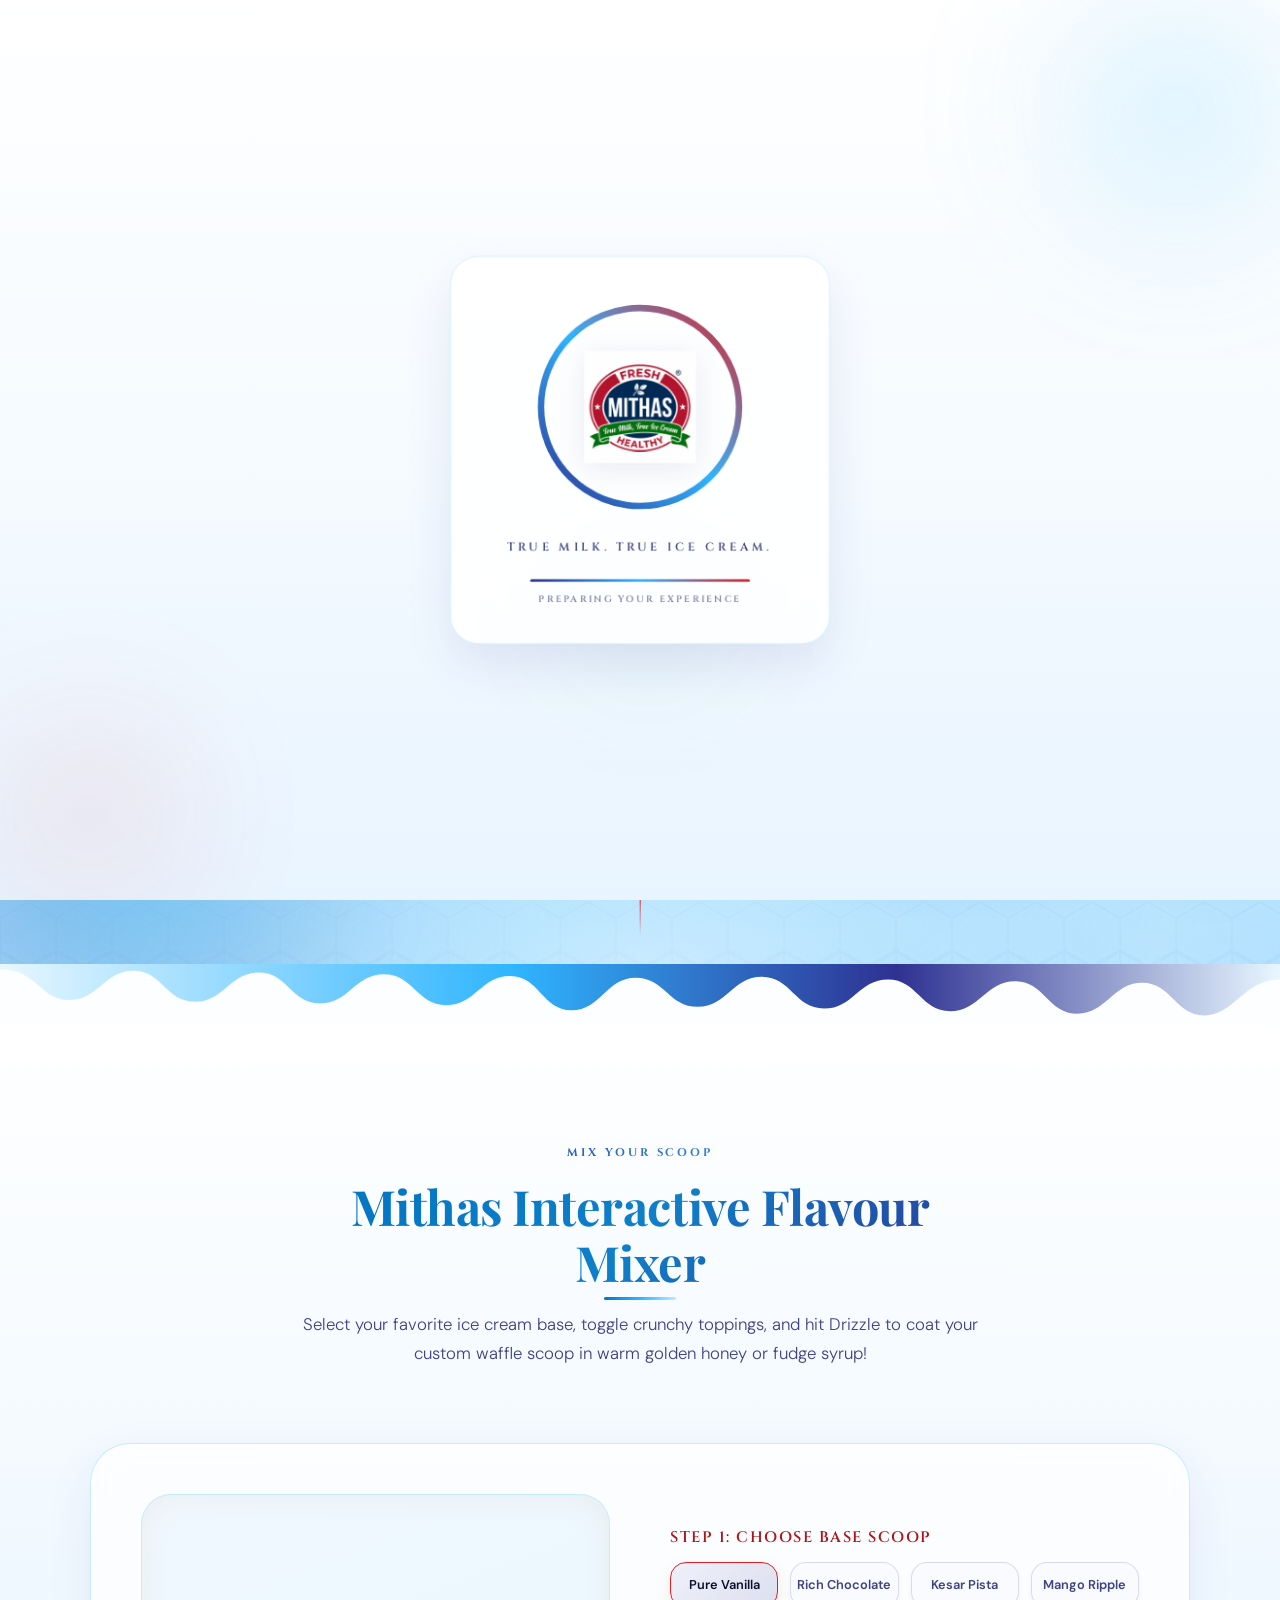
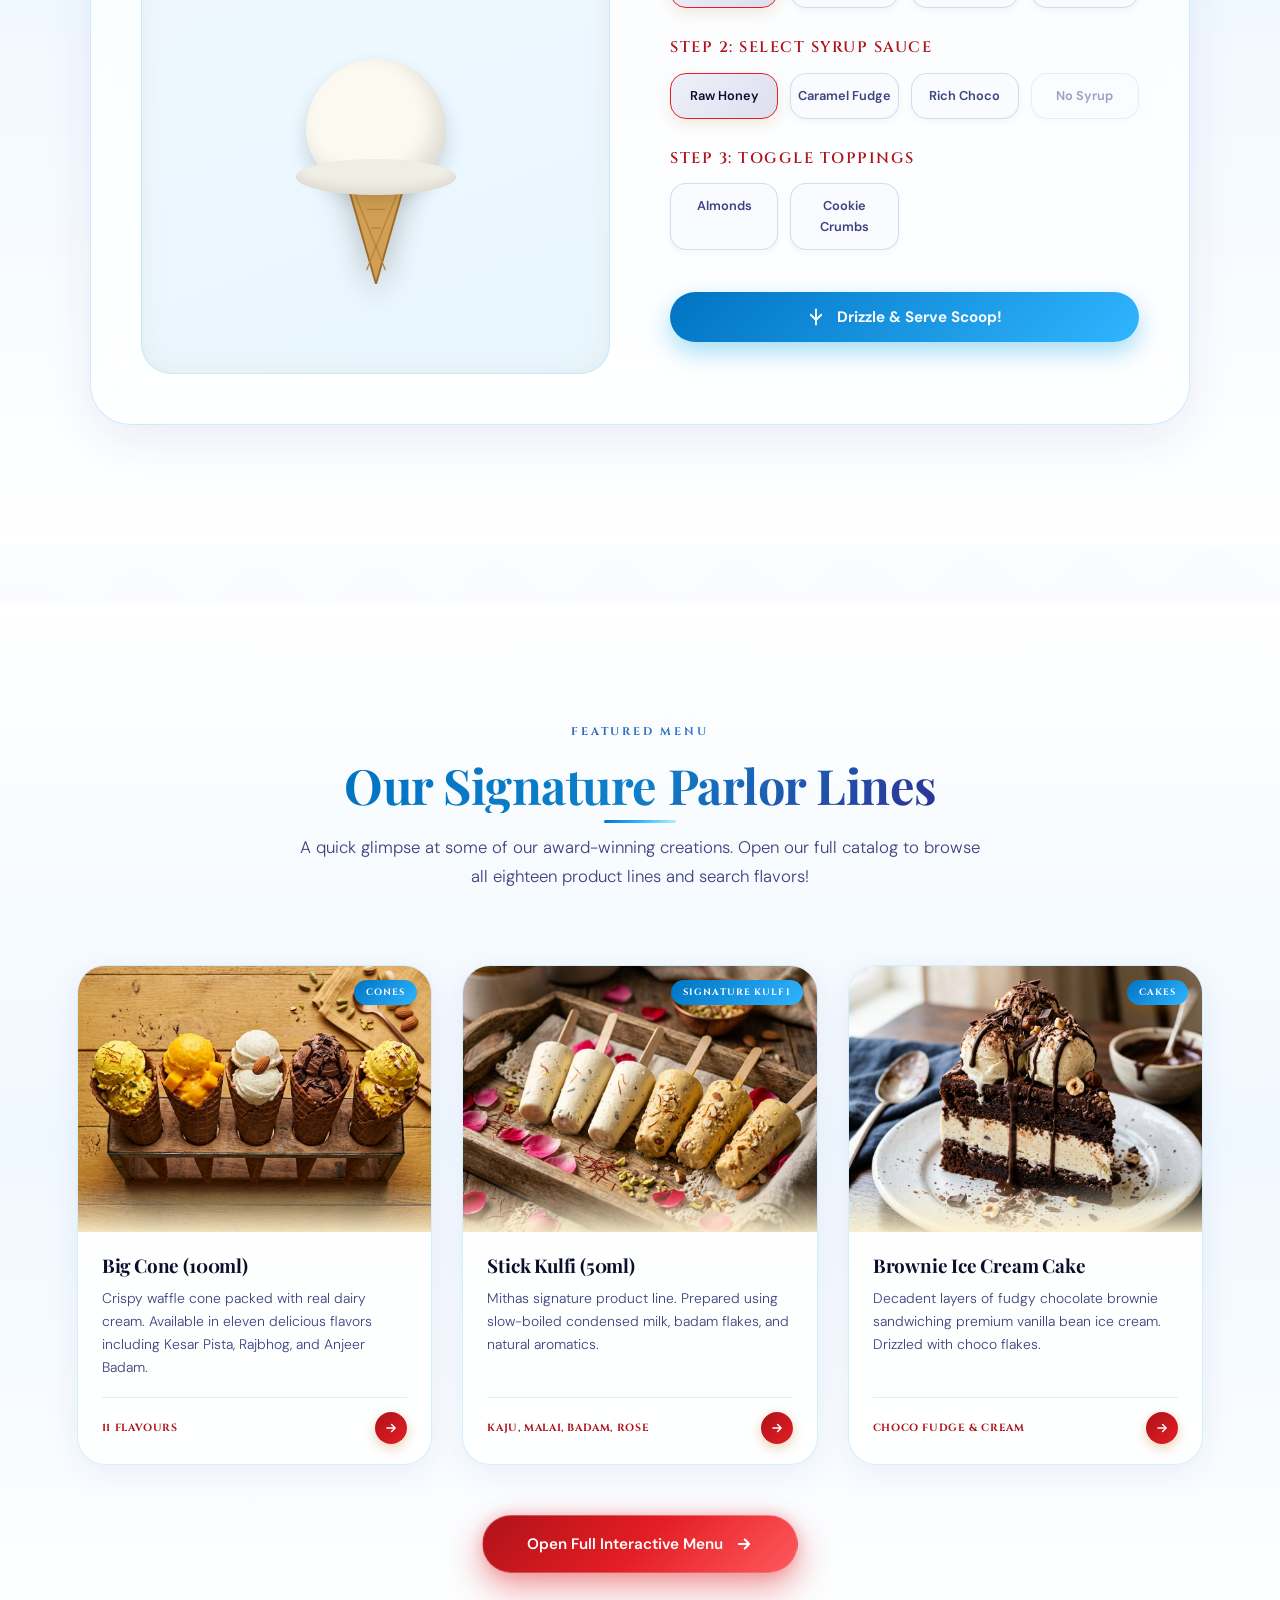
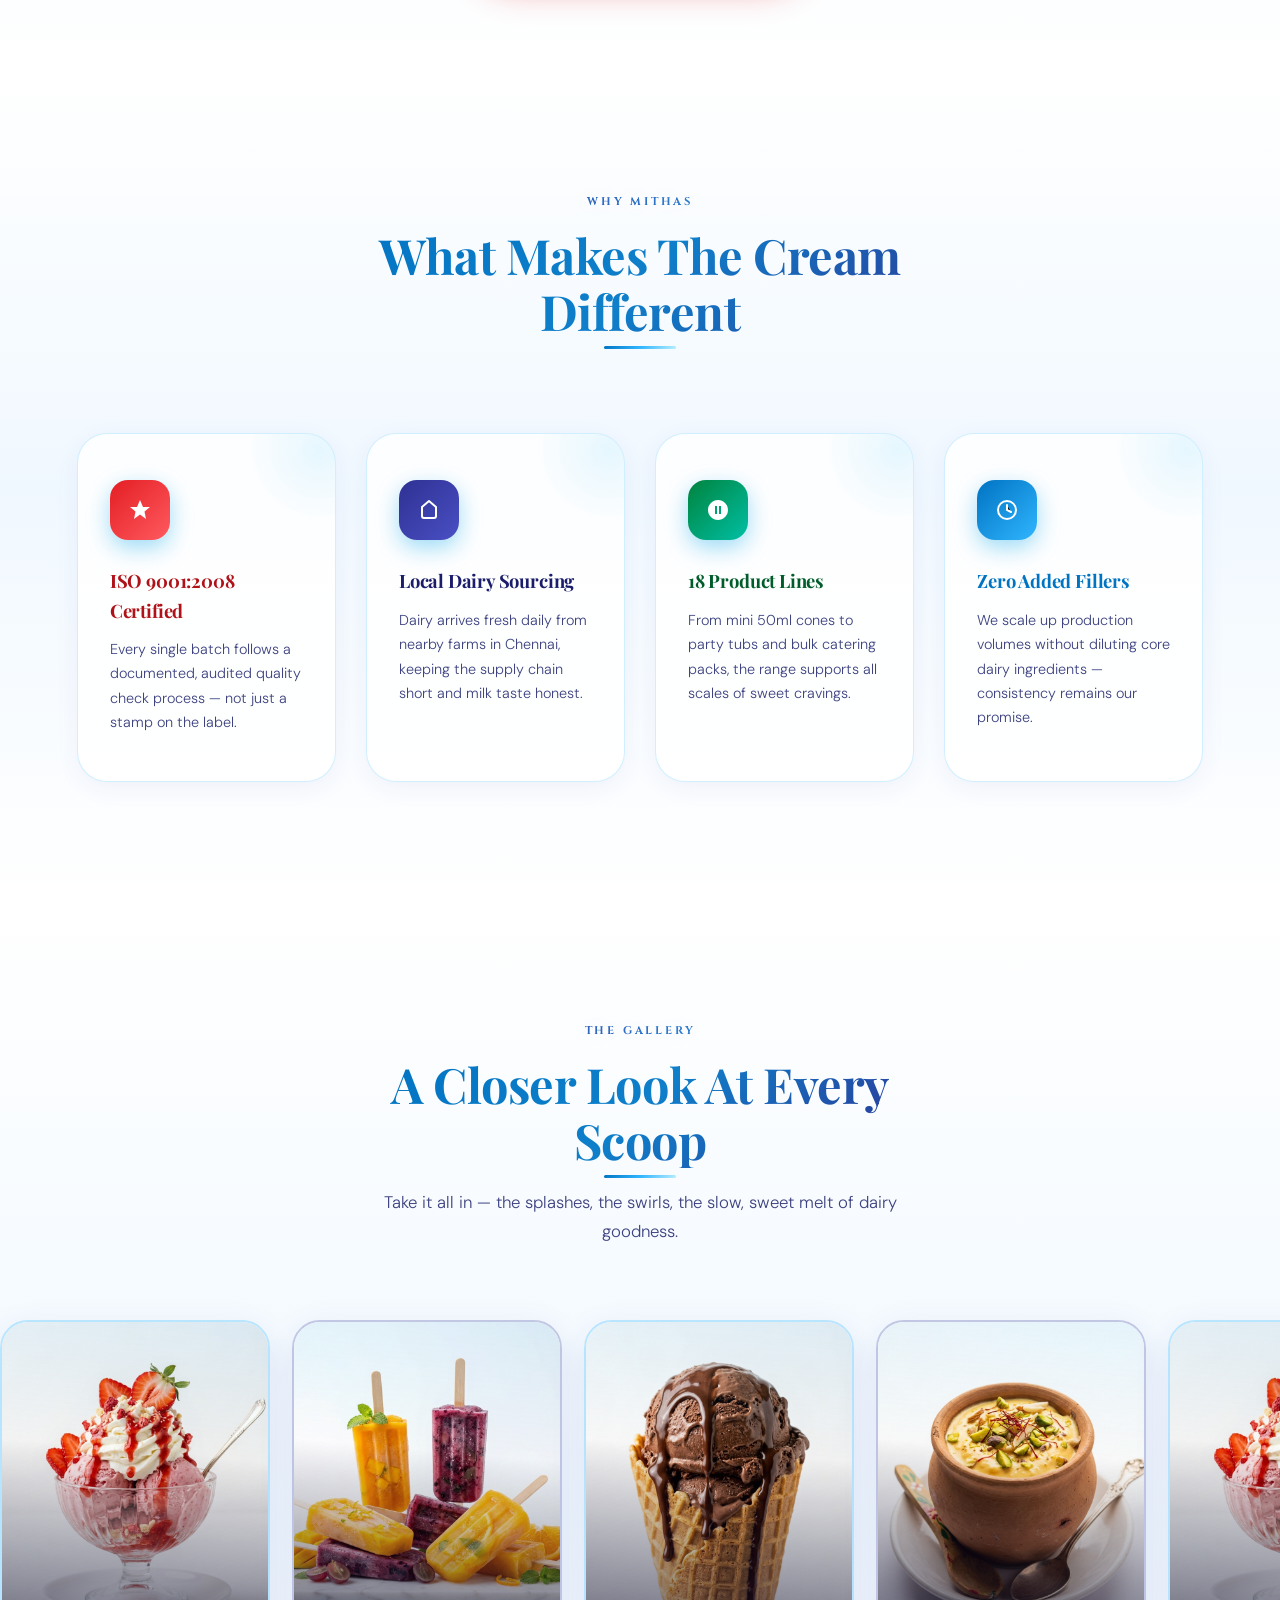
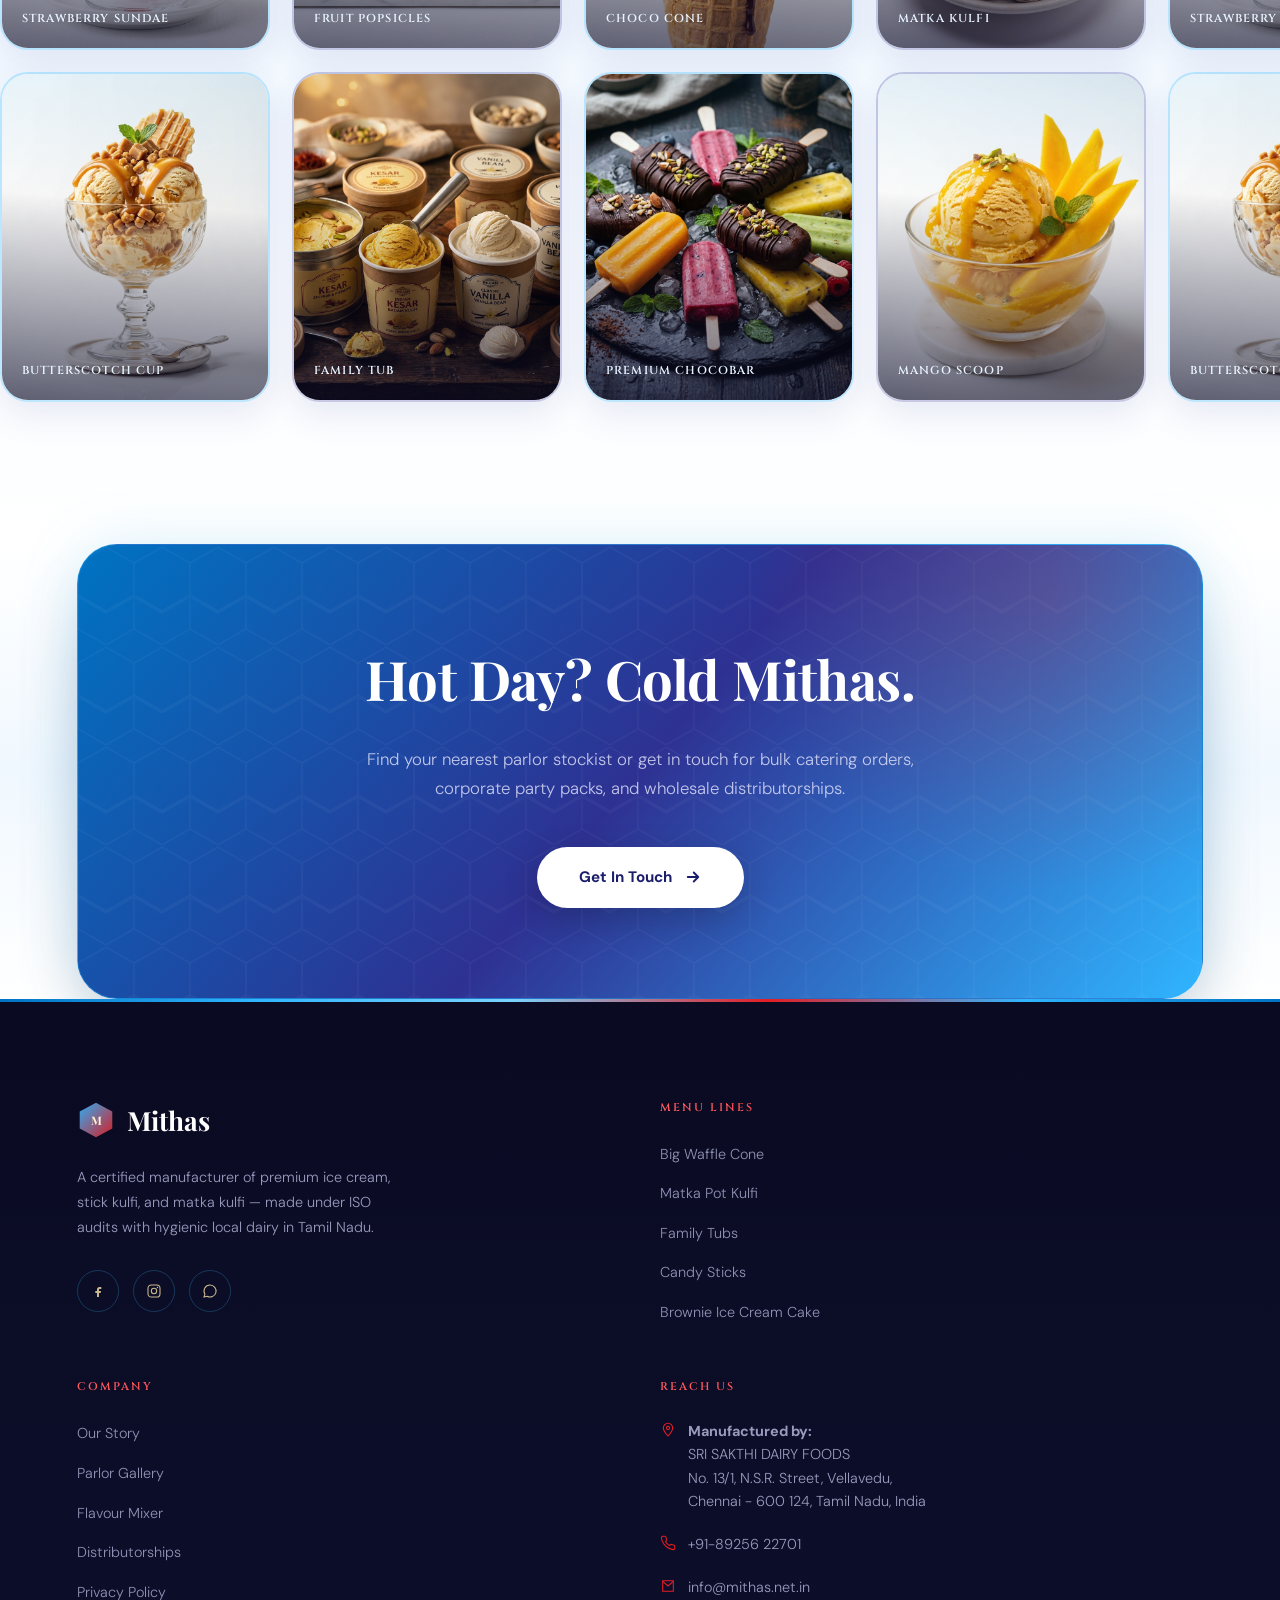
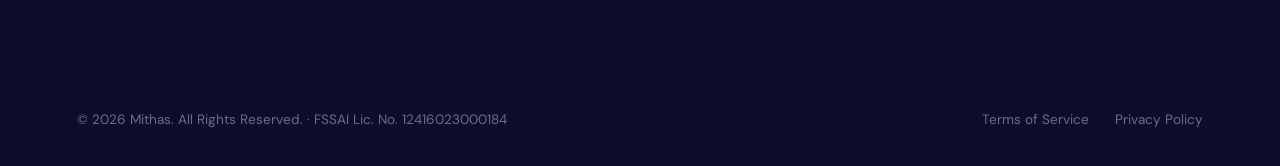
<file: index.html>
<!DOCTYPE html>
<html lang="en">
<head>
  <meta charset="UTF-8">
  <meta name="viewport" content="width=device-width, initial-scale=1.0">
  <title>Mithas — True Milk, True Ice Cream (Home)</title>
  <meta name="description" content="ISO 9001:2008 Certified manufacturer of fresh, healthy ice creams, stick kulfi, and pot kulfi. Made with 100% fresh milk in Vellavedu, Chennai.">
  
  <!-- Preconnect Fonts -->
  <link rel="preconnect" href="https://fonts.googleapis.com">
  <link rel="preconnect" href="https://fonts.gstatic.com" crossorigin>
  
  <!-- External CSS Stylesheet -->
  <link rel="stylesheet" href="style.css">
</head>
<body class="page-home">

  <!-- ======= BRAND PRELOADER ======= -->
  <div class="preloader" id="preloader" role="status" aria-live="polite" aria-label="Loading Mithas">
    <div class="preloader-backdrop" aria-hidden="true">
      <span class="preloader-orb preloader-orb--blue"></span>
      <span class="preloader-orb preloader-orb--red"></span>
      <span class="preloader-orb preloader-orb--green"></span>
    </div>

    <div class="preloader-inner">
      <div class="preloader-card">
        <div class="preloader-logo-wrap">
          <svg class="preloader-ring" viewBox="0 0 120 120" aria-hidden="true">
            <defs>
              <linearGradient id="preloaderRingGrad" x1="0%" y1="0%" x2="100%" y2="100%">
                <stop offset="0%" stop-color="#2E3192"/>
                <stop offset="50%" stop-color="#30B5FF"/>
                <stop offset="100%" stop-color="#E31E24"/>
              </linearGradient>
            </defs>
            <circle class="preloader-ring-track" cx="60" cy="60" r="54"/>
            <circle class="preloader-ring-progress" cx="60" cy="60" r="54"/>
          </svg>
          <img
            src="logo_mithas.png"
            alt="Mithas — True Milk, True Ice Cream"
            class="preloader-logo"
            width="200"
            height="112"
            decoding="async"
            loading="eager"
            fetchpriority="high"
          />
        </div>
        <p class="preloader-tagline">True Milk. True Ice Cream.</p>
        <div class="preloader-status" aria-hidden="true">
          <span class="preloader-status-bar"><span class="preloader-status-fill"></span></span>
          <span class="preloader-status-label">Preparing your experience</span>
        </div>
      </div>
    </div>
  </div>

  <!-- Honey Drip SVG Gradients -->
  <svg width="0" height="0" style="position:absolute;overflow:hidden;">
    <defs>
      <linearGradient id="wave-grad" x1="0%" y1="0%" x2="100%" y2="0%">
        <stop offset="0%" stop-color="#E8F7FF"/>
        <stop offset="40%" stop-color="#30B5FF"/>
        <stop offset="70%" stop-color="#2E3192"/>
        <stop offset="100%" stop-color="#E8F7FF"/>
      </linearGradient>
      <linearGradient id="drip-grad" x1="0" y1="0" x2="0" y2="1">
        <stop offset="0%" stop-color="#30B5FF" stop-opacity="0.95"/>
        <stop offset="50%" stop-color="#E31E24" stop-opacity="0.9"/>
        <stop offset="100%" stop-color="#2E3192" stop-opacity="0.75"/>
      </linearGradient>
      <linearGradient id="hex-grad" x1="0" y1="0" x2="1" y2="1">
        <stop offset="0%" stop-color="#30B5FF"/>
        <stop offset="100%" stop-color="#E31E24"/>
      </linearGradient>
    </defs>
  </svg>

  <!-- Honey Drip Canvas Background Particle Effect -->
  <canvas id="drip-canvas"></canvas>

  <!-- Scroll Progress Indicator -->
  <div class="progress-wrap"><div class="progress-bar" id="progressBar"></div></div>

  <!-- ======= HEADER & NAVIGATION ======= -->
  <header id="siteHeader">
    <a href="index.html" class="logo">
      <img src="logo_mithas.png" alt="Mithas Ice Cream - True Milk, True Ice Cream" class="mithas-logo">
      <span>
        Mithas
        <span class="tag">Fresh &amp; Healthy</span>
      </span>
    </a>
    <nav>
      <ul id="navList">
        <li><a href="index.html" class="active-link">Home</a></li>
        <li><a href="menu.html">Menu</a></li>
        <li><a href="contact.html">About<span class="nav-wide"> &amp; Reach Us</span></a></li>
        <li><a href="contact.html#contact" class="nav-cta-mobile">Store</a></li>
      </ul>
    </nav>
    <a href="contact.html#contact" class="nav-cta">Find a Store</a>
    <div class="menu-toggle" id="menuToggle"><span></span><span></span><span></span></div>
  </header>

  
  <!-- ======= HERO SECTION ======= -->
  <section class="hero" id="home">
    <div class="hero-comb-bg" aria-hidden="true"></div>

    <div class="hero-aurora" aria-hidden="true">
      <div class="aurora-layer aurora-a"></div>
      <div class="aurora-layer aurora-b"></div>
      <div class="aurora-layer aurora-c"></div>
    </div>
    <div class="hero-mesh" aria-hidden="true"></div>
    <div class="hero-beams" aria-hidden="true">
      <span class="hero-beam hero-beam-1"></span>
      <span class="hero-beam hero-beam-2"></span>
      <span class="hero-beam hero-beam-3"></span>
    </div>
    <div class="hero-orb hero-orb1" aria-hidden="true"></div>
    <div class="hero-orb hero-orb2" aria-hidden="true"></div>
    <div class="hero-orb hero-orb3" aria-hidden="true"></div>
    <div class="hero-orb hero-orb4" aria-hidden="true"></div>
    <div class="hero-frost-mist" aria-hidden="true"></div>
    <div class="hero-sparkles" aria-hidden="true">
      <span class="sparkle" style="left:14%;top:20%;width:5px;height:5px;color:#30B5FF;animation-duration:3.2s"></span>
      <span class="sparkle" style="left:82%;top:15%;width:4px;height:4px;color:#E31E24;animation-duration:2.8s;animation-delay:0.6s"></span>
      <span class="sparkle" style="left:68%;top:72%;width:5px;height:5px;color:#30B5FF;animation-duration:3.6s;animation-delay:1.2s"></span>
      <span class="sparkle" style="left:8%;top:65%;width:4px;height:4px;color:#00833E;animation-duration:2.6s;animation-delay:0.3s"></span>
      <span class="sparkle" style="left:46%;top:10%;width:3px;height:3px;color:#FFFFFF;animation-duration:3s;animation-delay:1.8s"></span>
    </div>
    <div class="hero-shimmer-sweep" aria-hidden="true"></div>

    <!-- Animated ice cream background -->
    <div class="hero-ice-bg" aria-hidden="true">
      <svg width="0" height="0" style="position:absolute;overflow:hidden" aria-hidden="true">
        <defs>
          <linearGradient id="ice-scoop-pink" x1="0%" y1="0%" x2="100%" y2="100%">
            <stop offset="0%" stop-color="#FFD6E0"/><stop offset="50%" stop-color="#FCE4EC"/><stop offset="100%" stop-color="#E31E24" stop-opacity="0.35"/>
          </linearGradient>
          <linearGradient id="ice-scoop-blue" x1="0%" y1="0%" x2="100%" y2="100%">
            <stop offset="0%" stop-color="#B8EEFF"/><stop offset="45%" stop-color="#30B5FF"/><stop offset="100%" stop-color="#2E3192"/>
          </linearGradient>
          <linearGradient id="ice-scoop-cream" x1="0%" y1="0%" x2="80%" y2="100%">
            <stop offset="0%" stop-color="#FFFDF8"/><stop offset="60%" stop-color="#FFF0D4"/><stop offset="100%" stop-color="#F5C878"/>
          </linearGradient>
          <linearGradient id="ice-cone-waffle" x1="50%" y1="0%" x2="50%" y2="100%">
            <stop offset="0%" stop-color="#E8B85C"/><stop offset="100%" stop-color="#C47A28"/>
          </linearGradient>
          <linearGradient id="ice-popsicle-red" x1="0%" y1="0%" x2="0%" y2="100%">
            <stop offset="0%" stop-color="#FF6B6F"/><stop offset="50%" stop-color="#E31E24"/><stop offset="100%" stop-color="#B01219"/>
          </linearGradient>
          <linearGradient id="ice-kulfi-stripe" x1="0%" y1="0%" x2="100%" y2="0%">
            <stop offset="0%" stop-color="#4A4FC4"/><stop offset="33%" stop-color="#E31E24"/><stop offset="66%" stop-color="#00833E"/><stop offset="100%" stop-color="#30B5FF"/>
          </linearGradient>
          <radialGradient id="ice-scoop-shine" cx="30%" cy="25%" r="65%">
            <stop offset="0%" stop-color="#FFFFFF" stop-opacity="0.9"/><stop offset="100%" stop-color="#FFFFFF" stop-opacity="0"/>
          </radialGradient>
        </defs>
      </svg>

      <div class="hero-ice-orbs">
        <span class="hero-ice-orb hero-ice-orb--red"></span>
        <span class="hero-ice-orb hero-ice-orb--blue"></span>
        <span class="hero-ice-orb hero-ice-orb--green"></span>
      </div>
      <div class="hero-ice-mist"></div>
      <div class="hero-ice-sweep"></div>

      <div class="hero-ice-piece hero-ice-piece--cone-1 hero-ice-piece--glow-pink" style="--enter-delay:0.3s;--float-dur:11s">
        <svg viewBox="0 0 80 120" fill="none" xmlns="http://www.w3.org/2000/svg">
          <polygon points="40,112 10,48 70,48" fill="url(#ice-cone-waffle)" stroke="#9C6B28" stroke-width="1.4"/>
          <path d="M18,58 L62,58 M22,68 L58,68 M26,78 L54,78 M30,88 L50,88" stroke="#8B5A1E" stroke-width="1.2" opacity="0.55"/>
          <ellipse cx="40" cy="50" rx="32" ry="8" fill="#A86E2A"/>
          <circle cx="40" cy="32" r="22" fill="url(#ice-scoop-pink)"/>
          <circle cx="28" cy="20" r="14" fill="url(#ice-scoop-blue)"/>
          <circle cx="52" cy="20" r="14" fill="#FFF0F5"/>
          <circle cx="40" cy="32" r="22" fill="url(#ice-scoop-shine)"/>
          <circle cx="40" cy="8" r="7" fill="#E31E24" stroke="#B01219" stroke-width="0.8"/>
          <path d="M40,1 Q44,-10 38,-14" stroke="#00833E" stroke-width="2" stroke-linecap="round"/>
        </svg>
      </div>

      <div class="hero-ice-piece hero-ice-piece--scoop-1 hero-ice-piece--glow-blue" style="--enter-delay:0.5s;--float-dur:13s">
        <svg viewBox="0 0 90 70" fill="none" xmlns="http://www.w3.org/2000/svg">
          <circle cx="45" cy="48" r="20" fill="url(#ice-scoop-blue)"/>
          <circle cx="30" cy="32" r="16" fill="#E8F7FF" stroke="#30B5FF" stroke-width="0.6" opacity="0.95"/>
          <circle cx="60" cy="32" r="16" fill="#D6EEFF" stroke="#2E3192" stroke-width="0.5" opacity="0.9"/>
          <circle cx="45" cy="16" r="14" fill="url(#ice-scoop-pink)"/>
          <circle cx="45" cy="30" r="28" fill="url(#ice-scoop-shine)" opacity="0.55"/>
          <ellipse cx="45" cy="62" rx="24" ry="7" fill="rgba(46,49,146,0.14)"/>
        </svg>
      </div>

      <div class="hero-ice-piece hero-ice-piece--kulfi hero-ice-piece--glow-indigo" style="--enter-delay:0.7s;--float-dur:9s">
        <svg viewBox="0 0 50 110" fill="none" xmlns="http://www.w3.org/2000/svg">
          <rect x="22" y="72" width="6" height="34" rx="3" fill="#B8863B"/>
          <rect x="10" y="18" width="30" height="58" rx="6" fill="#2E3192" stroke="#1B1D6B" stroke-width="1"/>
          <rect x="12" y="22" width="26" height="11" rx="3" fill="#4A4FC4"/>
          <rect x="12" y="36" width="26" height="11" rx="3" fill="#E31E24" opacity="0.85"/>
          <rect x="12" y="50" width="26" height="11" rx="3" fill="#00833E" opacity="0.8"/>
          <rect x="12" y="64" width="26" height="8" rx="3" fill="#30B5FF" opacity="0.75"/>
          <rect x="12" y="20" width="26" height="54" rx="5" fill="url(#ice-scoop-shine)" opacity="0.25"/>
        </svg>
      </div>

      <div class="hero-ice-piece hero-ice-piece--soft-serve hero-ice-piece--glow-cream" style="--enter-delay:0.4s;--float-dur:12s">
        <svg viewBox="0 0 70 130" fill="none" xmlns="http://www.w3.org/2000/svg">
          <path d="M35,118 C28,118 22,110 22,100 L22,88 C22,82 26,78 32,78 L38,78 C44,78 48,82 48,88 L48,100 C48,110 42,118 35,118Z" fill="#D8D8D8" stroke="#AAA" stroke-width="1"/>
          <path d="M35,78 C35,60 28,45 22,32 C18,24 24,14 35,14 C46,14 52,24 48,32 C42,45 35,60 35,78Z" fill="url(#ice-scoop-cream)"/>
          <path d="M35,78 C38,62 42,48 48,36 C50,32 48,28 44,30 C38,38 35,52 35,68 C35,52 32,38 26,30 C22,28 20,32 22,36 C28,48 32,62 35,78Z" fill="url(#ice-scoop-pink)" opacity="0.75"/>
          <ellipse cx="35" cy="14" rx="9" ry="5" fill="#FFFFFF" opacity="0.7"/>
          <path d="M35,78 C35,78 30,55 28,40" stroke="#FFFFFF" stroke-width="2" stroke-linecap="round" opacity="0.35"/>
        </svg>
      </div>

      <div class="hero-ice-piece hero-ice-piece--tub hero-ice-piece--glow-blue" style="--enter-delay:0.9s;--float-dur:14s">
        <svg viewBox="0 0 90 80" fill="none" xmlns="http://www.w3.org/2000/svg">
          <ellipse cx="45" cy="68" rx="38" ry="10" fill="rgba(46,49,146,0.16)"/>
          <path d="M12,28 L12,62 C12,68 26,72 45,72 C64,72 78,68 78,62 L78,28 C78,22 64,18 45,18 C26,18 12,22 12,28Z" fill="url(#ice-scoop-blue)"/>
          <path d="M12,28 C12,34 26,38 45,38 C64,38 78,34 78,28 C78,22 64,18 45,18 C26,18 12,22 12,28Z" fill="#0073C2"/>
          <ellipse cx="45" cy="28" rx="33" ry="10" fill="#E8F7FF"/>
          <ellipse cx="45" cy="26" rx="20" ry="5" fill="#FFFFFF" opacity="0.45"/>
          <text x="45" y="56" text-anchor="middle" fill="#FFFFFF" font-family="Cinzel,serif" font-size="12" font-weight="700">M</text>
        </svg>
      </div>

      <div class="hero-ice-piece hero-ice-piece--popsicle hero-ice-piece--glow-red" style="--enter-delay:0.6s;--float-dur:10s">
        <svg viewBox="0 0 44 100" fill="none" xmlns="http://www.w3.org/2000/svg">
          <rect x="18" y="62" width="8" height="34" rx="4" fill="#C4956A"/>
          <rect x="8" y="8" width="28" height="58" rx="14" fill="url(#ice-popsicle-red)"/>
          <rect x="12" y="12" width="8" height="24" rx="4" fill="#FFFFFF" opacity="0.35"/>
          <rect x="8" y="8" width="28" height="58" rx="14" stroke="#8B0A10" stroke-width="1.4" fill="none"/>
        </svg>
      </div>

      <div class="hero-ice-piece hero-ice-piece--cone-2 hero-ice-piece--glow-green" style="--enter-delay:1s;--float-dur:8.5s">
        <svg viewBox="0 0 60 90" fill="none" xmlns="http://www.w3.org/2000/svg">
          <polygon points="30,84 8,36 52,36" fill="url(#ice-cone-waffle)"/>
          <circle cx="30" cy="24" r="16" fill="#00A854"/>
          <circle cx="30" cy="24" r="16" fill="url(#ice-scoop-shine)" opacity="0.4"/>
          <circle cx="22" cy="16" r="5" fill="#00E5A0" opacity="0.7"/>
          <circle cx="36" cy="18" r="3" fill="#00833E"/>
        </svg>
      </div>

      <div class="hero-ice-piece hero-ice-piece--matka hero-ice-piece--glow-cream" style="--enter-delay:0.8s;--float-dur:15s">
        <svg viewBox="0 0 80 90" fill="none" xmlns="http://www.w3.org/2000/svg">
          <ellipse cx="40" cy="78" rx="34" ry="8" fill="rgba(46,49,146,0.14)"/>
          <path d="M18,32 C18,22 28,14 40,14 C52,14 62,22 62,32 L66,68 C66,74 54,78 40,78 C26,78 14,74 14,68 L18,32Z" fill="#C4956A" stroke="#8B5A1E" stroke-width="1.2"/>
          <path d="M20,34 C20,26 28,20 40,20 C52,20 60,26 60,34" stroke="#A67C3D" stroke-width="1.8" fill="none"/>
          <ellipse cx="40" cy="32" rx="22" ry="8" fill="#F5E6D3"/>
          <circle cx="40" cy="22" r="14" fill="url(#ice-scoop-cream)"/>
          <circle cx="40" cy="20" r="10" fill="url(#ice-scoop-shine)" opacity="0.5"/>
          <circle cx="34" cy="17" r="4" fill="#E31E24"/>
          <circle cx="46" cy="19" r="2.5" fill="#00833E"/>
        </svg>
      </div>

      <div class="hero-ice-drips">
        <span class="hero-ice-drip hero-ice-drip--1"></span>
        <span class="hero-ice-drip hero-ice-drip--2"></span>
        <span class="hero-ice-drip hero-ice-drip--3"></span>
        <span class="hero-ice-drip hero-ice-drip--4"></span>
        <span class="hero-ice-drip hero-ice-drip--5"></span>
      </div>

      <div class="hero-ice-sparkles">
        <span class="hero-ice-sparkle hero-ice-sparkle--blue" style="--s-x:12%;--s-y:22%;--s-d:0s"></span>
        <span class="hero-ice-sparkle hero-ice-sparkle--red" style="--s-x:78%;--s-y:18%;--s-d:1.2s"></span>
        <span class="hero-ice-sparkle hero-ice-sparkle--gold" style="--s-x:88%;--s-y:62%;--s-d:2.4s"></span>
        <span class="hero-ice-sparkle hero-ice-sparkle--green" style="--s-x:6%;--s-y:70%;--s-d:0.8s"></span>
        <span class="hero-ice-sparkle hero-ice-sparkle--white" style="--s-x:42%;--s-y:8%;--s-d:1.8s"></span>
        <span class="hero-ice-sparkle hero-ice-sparkle--blue" style="--s-x:55%;--s-y:85%;--s-d:3s"></span>
        <span class="hero-ice-sparkle hero-ice-sparkle--red" style="--s-x:28%;--s-y:45%;--s-d:2s"></span>
        <span class="hero-ice-sparkle hero-ice-sparkle--gold" style="--s-x:65%;--s-y:38%;--s-d:0.5s"></span>
      </div>
    </div>

    <!-- Lightweight animated background (mobile only) -->
    <div class="hero-mobile-bg" aria-hidden="true">
      <div class="hero-mb-sky"></div>
      <span class="hero-mb-blob hero-mb-blob--blue"></span>
      <span class="hero-mb-blob hero-mb-blob--pink"></span>
      <span class="hero-mb-blob hero-mb-blob--mint"></span>

      <div class="hero-mb-treat hero-mb-treat--cone">
        <svg viewBox="0 0 48 72" fill="none" xmlns="http://www.w3.org/2000/svg" aria-hidden="true">
          <polygon points="24,68 6,28 42,28" fill="#D2A054"/>
          <circle cx="24" cy="20" r="14" fill="#FCE4EC"/>
          <circle cx="24" cy="12" r="5" fill="#E31E24"/>
        </svg>
      </div>
      <div class="hero-mb-treat hero-mb-treat--scoop">
        <svg viewBox="0 0 52 44" fill="none" xmlns="http://www.w3.org/2000/svg" aria-hidden="true">
          <circle cx="26" cy="30" r="12" fill="#30B5FF"/>
          <circle cx="18" cy="18" r="10" fill="#E8F7FF"/>
          <circle cx="34" cy="18" r="10" fill="#D6EEFF"/>
        </svg>
      </div>
      <div class="hero-mb-treat hero-mb-treat--kulfi">
        <svg viewBox="0 0 28 64" fill="none" xmlns="http://www.w3.org/2000/svg" aria-hidden="true">
          <rect x="12" y="42" width="4" height="18" rx="2" fill="#B8863B"/>
          <rect x="5" y="8" width="18" height="36" rx="4" fill="#2E3192"/>
          <rect x="7" y="12" width="14" height="8" rx="2" fill="#E31E24" opacity="0.8"/>
          <rect x="7" y="24" width="14" height="8" rx="2" fill="#00833E" opacity="0.75"/>
        </svg>
      </div>

      <span class="hero-mb-dot hero-mb-dot--1"></span>
      <span class="hero-mb-dot hero-mb-dot--2"></span>
      <span class="hero-mb-dot hero-mb-dot--3"></span>
      <span class="hero-mb-dot hero-mb-dot--4"></span>
    </div>

    <div class="hero-grid">
      <!-- Text Description Side -->
      <div class="hero-content">
        <div class="hero-eyebrow hero-fade-in" style="animation-delay:0.1s">
          <span class="dot"></span>
          <span class="eyebrow">ISO 9001:2008 Certified Unit &middot; Chennai</span>
        </div>
        <h1 class="hero-fade-in" style="animation-delay:0.25s">
          True Milk.<br>
          <em class="hero-highlight">True Ice Cream.<span class="ink-line"></span></em><br>
          <span class="hero-headline-accent">Made Slowly, Loved Fast.</span>
        </h1>
        <p class="lede hero-fade-in" style="animation-delay:0.45s">From traditional stick kulfi to 4-Litre bulk packs, Mithas starts with fresh local dairy and raw honey sweetness. Zero added fillers, 100% authentic flavor.</p>
        <div class="hero-flavor-chips hero-fade-in" style="animation-delay:0.55s" aria-hidden="true">
          <span class="flavor-chip chip-red">Kulfi</span>
          <span class="flavor-chip chip-blue">Cones</span>
          <span class="flavor-chip chip-green">Matka</span>
          <span class="flavor-chip chip-sky">Tubs</span>
        </div>
        <div class="hero-actions hero-fade-in" style="animation-delay:0.65s">
          <a href="menu.html" class="btn-primary">
            Explore Parlor Menu
            <svg width="18" height="18" viewBox="0 0 24 24" fill="none"><path d="M5 12h14M13 6l6 6-6 6" stroke="currentColor" stroke-width="2.5" stroke-linecap="round" stroke-linejoin="round"/></svg>
          </a>
          <a href="#mixer" class="btn-ghost">
            <span class="play-ring">
              <svg width="14" height="14" viewBox="0 0 24 24"><path d="M8 5v14l11-7z" fill="#2E3192"/></svg>
            </span>
            Mix a Flavour
          </a>
        </div>
        <div class="hero-stats hero-fade-in" style="animation-delay:0.8s">
          <div class="stat-pill">
            <span class="num stat-color-1"><span class="counter" data-target="30">0</span>+</span>
            <span class="lbl">Years of Craft</span>
          </div>
          <div class="stat-pill">
            <span class="num stat-color-2"><span class="counter" data-target="18">0</span></span>
            <span class="lbl">Product Lines</span>
          </div>
          <div class="stat-pill">
            <span class="num stat-color-3"><span class="counter" data-target="100">0</span>%</span>
            <span class="lbl">Fresh Milk</span>
          </div>
        </div>
      </div>

      <!-- Visual Side -->
      <div class="hero-visual hero-fade-in" style="animation-delay:0.5s">
        <div class="hero-glow" aria-hidden="true"></div>

        <div class="float-badge badge-iso">
          <span class="b-ico">
            <svg width="14" height="14" viewBox="0 0 24 24" fill="none"><path d="M9 12l2 2 4-4" stroke="#FFFFFF" stroke-width="2.5" stroke-linecap="round" stroke-linejoin="round"/></svg>
          </span>
          ISO 9001:2008 Certified
        </div>
        <div class="float-badge badge-milk">
          <span class="b-ico">
            <svg width="14" height="14" viewBox="0 0 24 24"><polygon points="12,2 15.09,8.26 22,9.27 17,14.14 18.18,21.02 12,17.77 5.82,21.02 7,14.14 2,9.27 8.91,8.26" fill="#FFFFFF"/></svg>
          </span>
          Fresh Dairy Sourced
        </div>

        <div class="hero-img-frame">
          <img
            src="img_hero_cone.png"
            alt="Mithas Saffron Honey Scoop"
            loading="eager"
            decoding="async"
            width="280"
            height="420"
          />
        </div>
      </div>
    </div>

    <!-- Scroll cue drip -->
    <div class="scroll-cue">
      <span>Scroll</span>
      <div class="s-line"><span class="s-drop"></span></div>
    </div>
  </section>

  <!-- Honey Drip Wave Divider -->
  <div class="honey-wave">
    <svg viewBox="0 0 1440 70" preserveAspectRatio="none" xmlns="http://www.w3.org/2000/svg">
      <path d="M0,0 H1440 V18
        C1400,18 1388,60 1355,60 C1322,60 1318,22 1285,22
        C1252,22 1245,58 1212,58 C1179,58 1175,20 1142,20
        C1109,20 1102,55 1069,55 C1036,55 1032,18 999,18
        C966,18 960,52 927,52 C894,52 890,15 857,15
        C824,15 818,50 785,50 C752,50 748,16 715,16
        C682,16 676,54 643,54 C610,54 607,14 574,14
        C541,14 535,48 502,48 C469,48 465,12 432,12
        C399,12 393,46 360,46 C327,46 324,10 291,10
        C258,10 252,44 219,44 C186,44 183,8 150,8
        C117,8 111,42 78,42 C45,42 42,6 0,6 Z"
        fill="url(#wave-grad)"/>
    </svg>
  </div>


  <!-- ======= FLAVOUR MIXER SECTION (NEW INTERACTIVE APP) ======= -->
  <section class="flavour-mixer-section ice-shimmer" id="mixer">
    <div class="section-head reveal">
      <span class="eyebrow">Mix Your Scoop</span>
      <h2>Mithas Interactive Flavour Mixer</h2>
      <p>Select your favorite ice cream base, toggle crunchy toppings, and hit Drizzle to coat your custom waffle scoop in warm golden honey or fudge syrup!</p>
    </div>

    <div class="mixer-container reveal">
      <!-- Left side: Visual representation -->
      <div class="mixer-visual-card">
        <div class="scoop-stage">
          <!-- Syrup stream animation -->
          <div class="syrup-stream" id="syrupStream"></div>
          
          <!-- Wrapper to animate scoop, syrup and toppings together -->
          <div class="scoop-wrapper" id="scoopWrapper">
            <!-- Ice cream scoop container -->
            <div class="icecream-scoop-display scoop-flavour-vanilla" id="icecreamScoop">
              <!-- Details loaded dynamically -->
            </div>

            <!-- Syrup drizzle coating layer -->
            <div class="syrup-layer-scoop" id="syrupLayer"></div>

            <!-- Toppings overlay layer -->
            <div class="topping-container-display" id="toppingsDisplay"></div>
          </div>

          <!-- Cone vector -->
          <svg class="waffle-cone-svg" viewBox="0 0 100 150">
            <polygon points="50,150 10,10 90,10" fill="#D2A054" stroke="#9C6B28" stroke-width="2"/>
            <path d="M20,30 L80,30 M30,50 L70,50 M40,70 L60,70 M45,90 L55,90 M48,110 L52,110 M12,15 L60,135 M88,15 L40,135" stroke="#B8863B" stroke-width="1.5"/>
            <ellipse cx="50" cy="12" rx="38" ry="8" fill="#B28038"/>
          </svg>
        </div>

        <!-- Custom creation message -->
        <div class="creation-toast" id="creationToast">
          <span class="toast-msg">Scoop Assembled!</span>
        </div>
      </div>

      <!-- Right side: Selection controls -->
      <div class="mixer-controls">
        <div class="mixer-step">
          <h3>Step 1: Choose Base Scoop</h3>
          <div class="mixer-options">
            <div class="mixer-opt active" data-base="vanilla">Pure Vanilla</div>
            <div class="mixer-opt" data-base="chocolate">Rich Chocolate</div>
            <div class="mixer-opt" data-base="kesarpista">Kesar Pista</div>
            <div class="mixer-opt" data-base="mango">Mango Ripple</div>
          </div>
        </div>

        <div class="mixer-step">
          <h3>Step 2: Select Syrup Sauce</h3>
          <div class="mixer-options">
            <div class="mixer-opt active" data-syrup="honey">Raw Honey</div>
            <div class="mixer-opt" data-syrup="caramel">Caramel Fudge</div>
            <div class="mixer-opt" data-syrup="chocolate">Rich Choco</div>
            <div class="mixer-opt" data-syrup="none" style="opacity: 0.5;">No Syrup</div>
          </div>
        </div>

        <div class="mixer-step">
          <h3>Step 3: Toggle Toppings</h3>
          <div class="mixer-options">
            <div class="mixer-opt" data-topping="almond">Almonds</div>
            <div class="mixer-opt" data-topping="cookie">Cookie Crumbs</div>
          </div>
        </div>

        <div class="mixer-cta-row">
          <button class="btn-mixer-drizzle" id="mixerDrizzleBtn">
            <svg width="18" height="18" viewBox="0 0 24 24" fill="none"><path d="M12 2v20M5 9l7 7 7-7" stroke="currentColor" stroke-width="2.5" stroke-linecap="round" stroke-linejoin="round"/></svg>
            Drizzle &amp; Serve Scoop!
          </button>
        </div>
      </div>
    </div>
  </section>

  <!-- Reverse wave transition into featured products -->
  <div class="honey-wave" style="transform:scaleY(-1);">
    <svg viewBox="0 0 1440 60" preserveAspectRatio="none">
      <path d="M0,0 H1440 V14 C1410,14 1395,52 1365,52 C1335,52 1328,16 1298,16 C1268,16 1260,50 1230,50 C1200,50 1194,12 1164,12 C1134,12 1126,46 1096,46 C1066,46 1060,10 1030,10 C1000,10 992,44 962,44 C932,44 926,8 896,8 C866,8 858,42 828,42 C798,42 792,6 762,6 C732,6 724,40 694,40 C664,40 658,4 628,4 C598,4 590,38 560,38 C530,38 524,2 494,2 C464,2 456,36 426,36 C396,36 390,0 360,0 C330,0 322,34 292,34 C262,34 256,-2 226,-2 C196,-2 188,32 158,32 C128,32 122,-4 92,-4 C62,-4 54,30 0,14 Z"
      fill="var(--pollen)"/>
    </svg>
  </div>

  <!-- ======= FEATURED PRODUCTS SECTION ======= -->
  <section class="products-catalog home-products" style="padding-bottom:100px;">
    <div class="section-head reveal">
      <span class="eyebrow">Featured Menu</span>
      <h2>Our Signature Parlor Lines</h2>
      <p>A quick glimpse at some of our award-winning creations. Open our full catalog to browse all eighteen product lines and search flavors!</p>
    </div>

    <!-- Featured product cards -->
    <div class="catalog-grid reveal-stagger" style="margin-bottom:50px;">
      <!-- Cone -->
      <div class="product-card pc-glow-1">
        <div class="pc-media">
          <img src="img_cones.png" alt="Mithas Big Cone" loading="lazy">
          <div class="pc-drip"></div>
        </div>
        <span class="pc-tag">Cones</span>
        <div class="pc-body">
          <h3>Big Cone (100ml)</h3>
          <p>Crispy waffle cone packed with real dairy cream. Available in eleven delicious flavors including Kesar Pista, Rajbhog, and Anjeer Badam.</p>
          <div class="pc-foot">
            <span class="pc-flavour">11 Flavours</span>
            <span class="pc-arrow"><svg width="14" height="14" viewBox="0 0 24 24"><path d="M5 12h14M13 6l6 6-6 6" stroke="currentColor" stroke-width="2.5" fill="none" stroke-linecap="round"/></svg></span>
          </div>
        </div>
      </div>

      <!-- Traditional Kulfi -->
      <div class="product-card pc-glow-2">
        <div class="pc-media">
          <img src="img_kulfi.png" alt="Mithas Stick Kulfi" loading="lazy">
          <div class="pc-drip"></div>
        </div>
        <span class="pc-tag">Signature Kulfi</span>
        <div class="pc-body">
          <h3>Stick Kulfi (50ml)</h3>
          <p>Mithas signature product line. Prepared using slow-boiled condensed milk, badam flakes, and natural aromatics.</p>
          <div class="pc-foot">
            <span class="pc-flavour">Kaju, Malai, Badam, Rose</span>
            <span class="pc-arrow"><svg width="14" height="14" viewBox="0 0 24 24"><path d="M5 12h14M13 6l6 6-6 6" stroke="currentColor" stroke-width="2.5" fill="none" stroke-linecap="round"/></svg></span>
          </div>
        </div>
      </div>

      <!-- Brownie Ice Cream Cake -->
      <div class="product-card pc-glow-3">
        <div class="pc-media">
          <img src="img_cake.png" alt="Mithas Brownie Cake" loading="lazy">
          <div class="pc-drip"></div>
        </div>
        <span class="pc-tag">Cakes</span>
        <div class="pc-body">
          <h3>Brownie Ice Cream Cake</h3>
          <p>Decadent layers of fudgy chocolate brownie sandwiching premium vanilla bean ice cream. Drizzled with choco flakes.</p>
          <div class="pc-foot">
            <span class="pc-flavour">Choco Fudge &amp; Cream</span>
            <span class="pc-arrow"><svg width="14" height="14" viewBox="0 0 24 24"><path d="M5 12h14M13 6l6 6-6 6" stroke="currentColor" stroke-width="2.5" fill="none" stroke-linecap="round"/></svg></span>
          </div>
        </div>
      </div>
    </div>

    <!-- Button to go to menu.html -->
    <div style="text-align: center;" class="reveal">
      <a href="menu.html" class="btn-primary" style="padding: 16px 44px;">
        Open Full Interactive Menu
        <svg width="18" height="18" viewBox="0 0 24 24" fill="none"><path d="M5 12h14M13 6l6 6-6 6" stroke="currentColor" stroke-width="2.5" stroke-linecap="round" stroke-linejoin="round"/></svg>
      </a>
    </div>
  </section>

  <!-- ======= WHY US ======= -->
  <section id="why" class="why-section">
    <div class="section-head reveal">
      <span class="eyebrow">Why Mithas</span>
      <h2>What Makes The Cream Different</h2>
    </div>
    <div class="why-grid reveal-stagger">
      <div class="why-card why-accent-red">
        <div class="why-icon"><svg width="24" height="24" viewBox="0 0 24 24"><path d="M12 2l3 7h7l-5.5 4.5L18 21l-6-4.5L6 21l1.5-7.5L2 9h7z" fill="#fff"/></svg></div>
        <h3>ISO 9001:2008 Certified</h3>
        <p>Every single batch follows a documented, audited quality check process — not just a stamp on the label.</p>
      </div>
      <div class="why-card why-accent-blue">
        <div class="why-icon"><svg width="24" height="24" viewBox="0 0 24 24"><path d="M5 9l7-6 7 6v9a2 2 0 01-2 2H7a2 2 0 01-2-2z" stroke="#fff" stroke-width="2" fill="none" stroke-linejoin="round"/></svg></div>
        <h3>Local Dairy Sourcing</h3>
        <p>Dairy arrives fresh daily from nearby farms in Chennai, keeping the supply chain short and milk taste honest.</p>
      </div>
      <div class="why-card why-accent-green">
        <div class="why-icon"><svg width="24" height="24" viewBox="0 0 24 24"><path d="M12 2C6.48 2 2 6.48 2 12s4.48 10 10 10 10-4.48 10-10S17.52 2 12 2zm-1 14H9V8h2v8zm4 0h-2V8h2v8z" fill="#fff"/></svg></div>
        <h3>18 Product Lines</h3>
        <p>From mini 50ml cones to party tubs and bulk catering packs, the range supports all scales of sweet cravings.</p>
      </div>
      <div class="why-card why-accent-sky">
        <div class="why-icon"><svg width="24" height="24" viewBox="0 0 24 24"><circle cx="12" cy="12" r="9" stroke="#fff" stroke-width="2" fill="none"/><path d="M12 7v5l4 2" stroke="#fff" stroke-width="2" stroke-linecap="round"/></svg></div>
        <h3>Zero Added Fillers</h3>
        <p>We scale up production volumes without diluting core dairy ingredients — consistency remains our promise.</p>
      </div>
    </div>
  </section>

  <!-- ======= GALLERY SECTION ======= -->
  <section class="gallery home-gallery" id="gallery">
    <div class="section-head reveal">
      <span class="eyebrow">The Gallery</span>
      <h2>A Closer Look At Every Scoop</h2>
      <p>Take it all in — the splashes, the swirls, the slow, sweet melt of dairy goodness.</p>
    </div>

    <!-- Infinite horizontal sliding row (Left direction) -->
    <div class="marquee-row left">
      <div class="g-item"><img src="img_sundae.png" alt="Strawberry sundae" loading="lazy"><span class="g-label">Strawberry Sundae</span></div>
      <div class="g-item"><img src="img_popsicle.png" alt="Fruit popsicles" loading="lazy"><span class="g-label">Fruit Popsicles</span></div>
      <div class="g-item"><img src="img_choco_cone.png" alt="Chocolate cone" loading="lazy"><span class="g-label">Choco Cone</span></div>
      <div class="g-item"><img src="img_matka_kulfi.png" alt="Matka Kulfi" loading="lazy"><span class="g-label">Matka Kulfi</span></div>
    </div>

    <!-- Infinite horizontal sliding row (Right direction) -->
    <div class="marquee-row right">
      <div class="g-item"><img src="img_butterscotch.png" alt="Butterscotch cup" loading="lazy"><span class="g-label">Butterscotch Cup</span></div>
      <div class="g-item"><img src="img_tub.png" alt="Family Tub" loading="lazy"><span class="g-label">Family Tub</span></div>
      <div class="g-item"><img src="img_chocobar.png" alt="Chocobar" loading="lazy"><span class="g-label">Premium Chocobar</span></div>
      <div class="g-item"><img src="img_mango_scoop.png" alt="Mango scoop" loading="lazy"><span class="g-label">Mango Scoop</span></div>
    </div>
  </section>

  <!-- ======= CTA SECTION ======= -->
  <section class="cta-section home-cta">
    <div class="cta-strip reveal">
      <h2>Hot Day? Cold Mithas.</h2>
      <p>Find your nearest parlor stockist or get in touch for bulk catering orders, corporate party packs, and wholesale distributorships.</p>
      <a href="contact.html" class="btn-light">
        Get In Touch
        <svg width="18" height="18" viewBox="0 0 24 24" fill="none"><path d="M5 12h14M13 6l6 6-6 6" stroke="currentColor" stroke-width="2.5" stroke-linecap="round" stroke-linejoin="round"/></svg>
      </a>
    </div>
  </section>

  <!-- ======= FOOTER & CONTACT SECTION ======= -->
  <footer id="contact">
    <div class="footer-grid">
      <!-- About info column -->
      <div>
        <div class="footer-logo">
          <svg width="38" height="38" viewBox="0 0 42 42">
            <polygon points="21,2 39,11.5 39,30.5 21,40 3,30.5 3,11.5" fill="url(#hex-grad)" opacity="0.95"/>
            <text x="21" y="27" text-anchor="middle" font-family="Playfair Display, serif" font-size="13" font-weight="700" fill="#FEF3D0">M</text>
          </svg>
          Mithas
        </div>
        <p class="desc">A certified manufacturer of premium ice cream, stick kulfi, and matka kulfi — made under ISO audits with hygienic local dairy in Tamil Nadu.</p>
        
        <div class="social-row">
          <a href="#" aria-label="Facebook"><svg width="16" height="16" viewBox="0 0 24 24"><path d="M14 9h3V6h-3c-2 0-3.5 1.5-3.5 3.5V12H8v3h2.5v6h3v-6H16l.5-3h-3V9.8c0-.5.2-.8.5-.8z" fill="rgba(249,228,170,0.8)"/></svg></a>
          <a href="#" aria-label="Instagram"><svg width="16" height="16" viewBox="0 0 24 24"><rect x="3" y="3" width="18" height="18" rx="5" stroke="rgba(249,228,170,0.8)" stroke-width="1.6" fill="none"/><circle cx="12" cy="12" r="4" stroke="rgba(249,228,170,0.8)" stroke-width="1.6" fill="none"/><circle cx="17.2" cy="6.8" r="1.1" fill="rgba(249,228,170,0.8)"/></svg></a>
          <a href="#" aria-label="WhatsApp"><svg width="16" height="16" viewBox="0 0 24 24"><path d="M12 3a9 9 0 00-7.7 13.6L3 21l4.6-1.2A9 9 0 1012 3z" stroke="rgba(249,228,170,0.8)" stroke-width="1.6" fill="none"/></svg></a>
        </div>
      </div>

      <!-- Menu links -->
      <div>
        <h4>Menu Lines</h4>
        <ul>
          <li><a href="menu.html?cat=cones">Big Waffle Cone</a></li>
          <li><a href="menu.html?cat=kulfi">Matka Pot Kulfi</a></li>
          <li><a href="menu.html?cat=tubs">Family Tubs</a></li>
          <li><a href="menu.html?cat=bars">Candy Sticks</a></li>
          <li><a href="menu.html?cat=cakes">Brownie Ice Cream Cake</a></li>
        </ul>
      </div>

      <!-- Company links -->
      <div>
        <h4>Company</h4>
        <ul>
          <li><a href="contact.html#about">Our Story</a></li>
          <li><a href="#gallery">Parlor Gallery</a></li>
          <li><a href="#mixer">Flavour Mixer</a></li>
          <li><a href="contact.html#forms">Distributorships</a></li>
          <li><a href="#">Privacy Policy</a></li>
        </ul>
      </div>

      <!-- Verified contact info column -->
      <div>
        <h4>Reach Us</h4>
        <ul class="footer-contact">
          <li>
            <svg width="16" height="16" viewBox="0 0 24 24" style="flex-shrink:0;margin-top:2px;"><path d="M12 21s7-7.4 7-12a7 7 0 10-14 0c0 4.6 7 12 7 12z" stroke="var(--honey)" stroke-width="1.6" fill="none"/><circle cx="12" cy="9" r="2.4" stroke="var(--honey)" stroke-width="1.6" fill="none"/></svg>
            <span>
              <strong>Manufactured by:</strong><br>
              SRI SAKTHI DAIRY FOODS<br>
              No. 13/1, N.S.R. Street, Vellavedu,<br>
              Chennai - 600 124, Tamil Nadu, India
            </span>
          </li>
          <li>
            <svg width="16" height="16" viewBox="0 0 24 24" style="flex-shrink:0;margin-top:2px;"><path d="M22 16.92v3a2 2 0 01-2.18 2 19.8 19.8 0 01-8.63-3.07 19.5 19.5 0 01-6-6 19.8 19.8 0 01-3.07-8.67A2 2 0 014.11 2h3a2 2 0 012 1.72c.13.96.36 1.9.69 2.81a2 2 0 01-.45 2.11L8.09 9.91a16 16 0 006 6l1.27-1.27a2 2 0 012.11-.45c.91.33 1.85.56 2.81.69A2 2 0 0122 16.92z" stroke="var(--honey)" stroke-width="1.6" fill="none"/></svg>
            +91-89256 22701
          </li>
          <li>
            <svg width="16" height="16" viewBox="0 0 24 24" style="flex-shrink:0;margin-top:2px;"><path d="M4 4h16v16H4z" stroke="var(--honey)" stroke-width="1.6" fill="none"/><path d="M4 5l8 7 8-7" stroke="var(--honey)" stroke-width="1.6" fill="none"/></svg>
            info@mithas.net.in
          </li>
        </ul>
      </div>
    </div>

    <!-- Bottom licensing and copyrights -->
    <div class="footer-bottom">
      <p>© 2026 Mithas. All Rights Reserved. &middot; FSSAI Lic. No. 12416023000184</p>
      <div class="legal">
        <a href="#">Terms of Service</a>
        <a href="#">Privacy Policy</a>
      </div>
    </div>
  </footer>

  <!-- Toast notification container -->
  <div class="mixer-toast" id="creationToast">
    <strong style="color: var(--honey-light); display: block; margin-bottom: 4px;">Scoop Complete!</strong>
    <span class="toast-msg">Custom scoop serving ready.</span>
  </div>

  <!-- Back to top button -->
  <div class="to-top" id="toTop">
    <svg width="18" height="18" viewBox="0 0 24 24"><path d="M12 19V5M5 12l7-7 7 7" stroke="#FEF3D0" stroke-width="2.5" fill="none" stroke-linecap="round" stroke-linejoin="round"/></svg>
  </div>

  <!-- External JS Script Link -->
  <script src="script.js"></script>
</body>
</html>
</file>
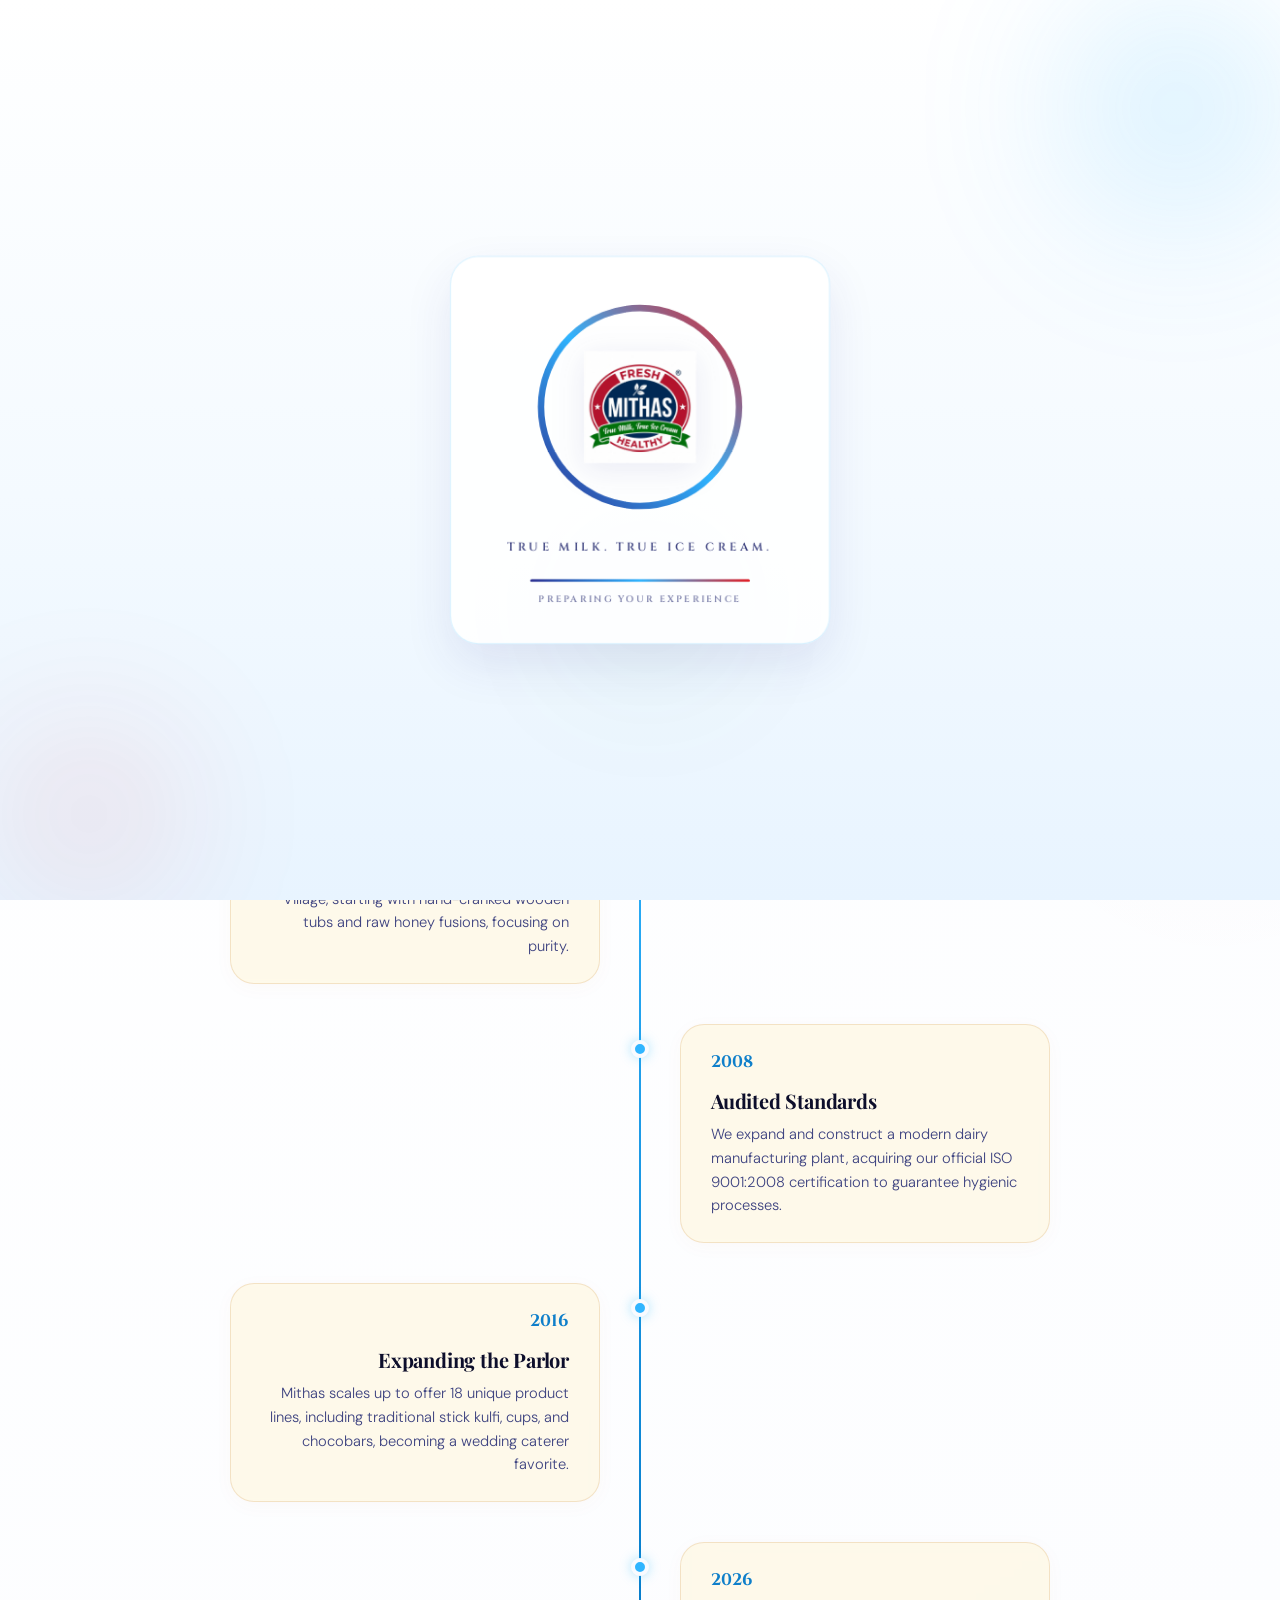
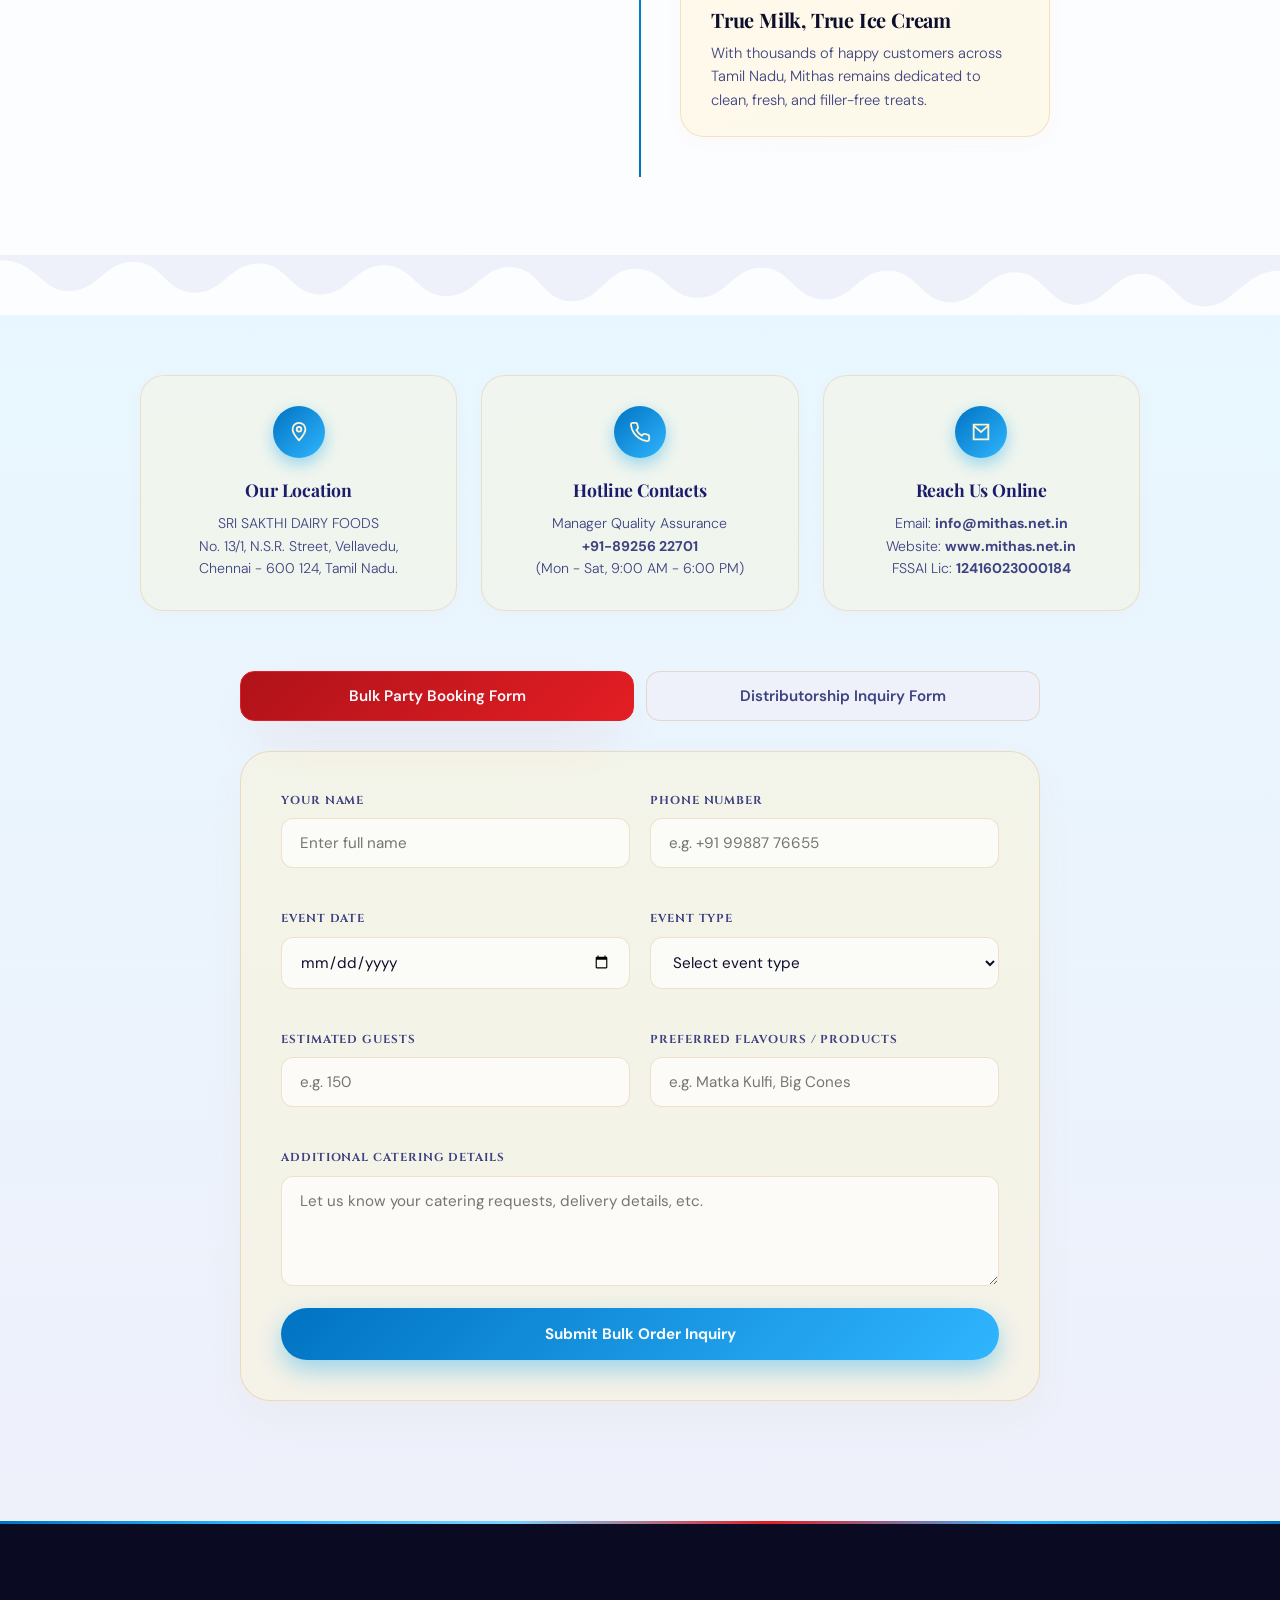
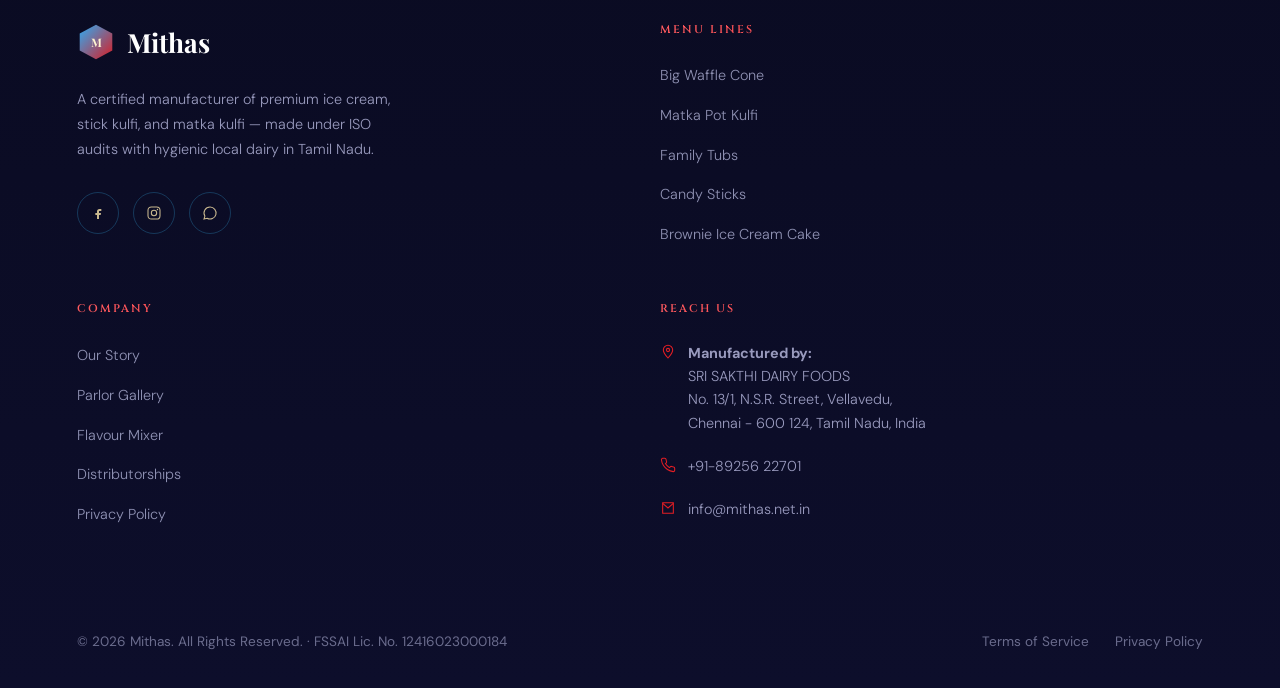
<file: contact.html>
<!DOCTYPE html>
<html lang="en">
<head>
  <meta charset="UTF-8">
  <meta name="viewport" content="width=device-width, initial-scale=1.0">
  <title>Mithas — Our Story &amp; Inquiry Forms</title>
  <meta name="description" content="Learn about Mithas Ice Cream's roots in Vellavedu, Chennai, our ISO standards, and contact us for bulk wedding booking and distributorship inquiries.">
  
  <!-- Preconnect Fonts -->
  <link rel="preconnect" href="https://fonts.googleapis.com">
  <link rel="preconnect" href="https://fonts.gstatic.com" crossorigin>
  
  <!-- External CSS Stylesheet -->
  <link rel="stylesheet" href="style.css">
</head>
<body>

  <!-- ======= BRAND PRELOADER ======= -->
  <div class="preloader" id="preloader" role="status" aria-live="polite" aria-label="Loading Mithas">
    <div class="preloader-backdrop" aria-hidden="true">
      <span class="preloader-orb preloader-orb--blue"></span>
      <span class="preloader-orb preloader-orb--red"></span>
      <span class="preloader-orb preloader-orb--green"></span>
    </div>

    <div class="preloader-inner">
      <div class="preloader-card">
        <div class="preloader-logo-wrap">
          <svg class="preloader-ring" viewBox="0 0 120 120" aria-hidden="true">
            <defs>
              <linearGradient id="preloaderRingGrad" x1="0%" y1="0%" x2="100%" y2="100%">
                <stop offset="0%" stop-color="#2E3192"/>
                <stop offset="50%" stop-color="#30B5FF"/>
                <stop offset="100%" stop-color="#E31E24"/>
              </linearGradient>
            </defs>
            <circle class="preloader-ring-track" cx="60" cy="60" r="54"/>
            <circle class="preloader-ring-progress" cx="60" cy="60" r="54"/>
          </svg>
          <img
            src="logo_mithas.png"
            alt="Mithas — True Milk, True Ice Cream"
            class="preloader-logo"
            width="200"
            height="112"
            decoding="async"
            loading="eager"
            fetchpriority="high"
          />
        </div>
        <p class="preloader-tagline">True Milk. True Ice Cream.</p>
        <div class="preloader-status" aria-hidden="true">
          <span class="preloader-status-bar"><span class="preloader-status-fill"></span></span>
          <span class="preloader-status-label">Preparing your experience</span>
        </div>
      </div>
    </div>
  </div>

  <!-- Honey Drip SVG Gradients -->
  <svg width="0" height="0" style="position:absolute;overflow:hidden;">
    <defs>
      <linearGradient id="wave-grad" x1="0%" y1="0%" x2="100%" y2="0%">
        <stop offset="0%" stop-color="#E8F7FF"/>
        <stop offset="40%" stop-color="#30B5FF"/>
        <stop offset="70%" stop-color="#2E3192"/>
        <stop offset="100%" stop-color="#E8F7FF"/>
      </linearGradient>
      <linearGradient id="drip-grad" x1="0" y1="0" x2="0" y2="1">
        <stop offset="0%" stop-color="#30B5FF" stop-opacity="0.95"/>
        <stop offset="50%" stop-color="#E31E24" stop-opacity="0.9"/>
        <stop offset="100%" stop-color="#2E3192" stop-opacity="0.75"/>
      </linearGradient>
      <linearGradient id="hex-grad" x1="0" y1="0" x2="1" y2="1">
        <stop offset="0%" stop-color="#30B5FF"/>
        <stop offset="100%" stop-color="#E31E24"/>
      </linearGradient>
    </defs>
  </svg>

  <!-- Honey Drip Canvas Background Particle Effect -->
  <canvas id="drip-canvas"></canvas>

  <!-- Scroll Progress Indicator -->
  <div class="progress-wrap"><div class="progress-bar" id="progressBar"></div></div>

  <!-- ======= HEADER & NAVIGATION ======= -->
  <header id="siteHeader">
    <a href="index.html" class="logo">
      <img src="logo_mithas.png" alt="Mithas Ice Cream - True Milk, True Ice Cream" class="mithas-logo">
      <span>
        Mithas
        <span class="tag">Fresh &amp; Healthy</span>
      </span>
    </a>
    <nav>
      <ul id="navList">
        <li><a href="index.html">Home</a></li>
        <li><a href="menu.html">Menu</a></li>
        <li><a href="contact.html" class="active-link">About<span class="nav-wide"> &amp; Reach Us</span></a></li>
        <li><a href="#forms" class="nav-cta-mobile">Inquire</a></li>
      </ul>
    </nav>
    <a href="#forms" class="nav-cta">Inquire Now</a>
    <div class="menu-toggle" id="menuToggle"><span></span><span></span><span></span></div>
  </header>

  <!-- ======= SUBPAGE HERO BANNER ======= -->
  <section class="page-hero">
    <div class="page-hero-comb"></div>
    <div class="reveal">
      <span class="eyebrow">Establishment</span>
      <h1>Our Story &amp; Reach Us</h1>
      <p>Redefining quality check processes from a small village of Chennai to your nearby parlor freezer counters.</p>
    </div>
  </section>

  <!-- ======= ABOUT TIMELINE SECTION ======= -->
  <section id="about" style="padding-top:40px; padding-bottom:80px;">
    <div class="section-head reveal">
      <span class="eyebrow">Timeline</span>
      <h2>A Family Recipe, Scaled With Care</h2>
      <p>Mithas started with one simple mission: Ice Cream is only as good as the milk inside. Read about our journey from a small farm plant to an ISO audited manufacturing plant.</p>
    </div>

    <!-- Company History Timeline -->
    <div class="timeline reveal-stagger">
      <!-- 1996 -->
      <div class="timeline-item">
        <div class="timeline-badge"></div>
        <div class="timeline-content">
          <span class="year">1996</span>
          <h3>The Dairy Spark</h3>
          <p>Mithas begins small operations in Vellavedu Village, starting with hand-cranked wooden tubs and raw honey fusions, focusing on purity.</p>
        </div>
      </div>

      <!-- 2008 -->
      <div class="timeline-item">
        <div class="timeline-badge"></div>
        <div class="timeline-content">
          <span class="year">2008</span>
          <h3>Audited Standards</h3>
          <p>We expand and construct a modern dairy manufacturing plant, acquiring our official ISO 9001:2008 certification to guarantee hygienic processes.</p>
        </div>
      </div>

      <!-- 2016 -->
      <div class="timeline-item">
        <div class="timeline-badge"></div>
        <div class="timeline-content">
          <span class="year">2016</span>
          <h3>Expanding the Parlor</h3>
          <p>Mithas scales up to offer 18 unique product lines, including traditional stick kulfi, cups, and chocobars, becoming a wedding caterer favorite.</p>
        </div>
      </div>

      <!-- 2026 -->
      <div class="timeline-item">
        <div class="timeline-badge"></div>
        <div class="timeline-content">
          <span class="year">2026</span>
          <h3>True Milk, True Ice Cream</h3>
          <p>With thousands of happy customers across Tamil Nadu, Mithas remains dedicated to clean, fresh, and filler-free treats.</p>
        </div>
      </div>
    </div>
  </section>

  <!-- Wave transition into contact forms -->
  <div class="honey-wave">
    <svg viewBox="0 0 1440 70" preserveAspectRatio="none" xmlns="http://www.w3.org/2000/svg">
      <path d="M0,0 H1440 V18
        C1400,18 1388,60 1355,60 C1322,60 1318,22 1285,22
        C1252,22 1245,58 1212,58 C1179,58 1175,20 1142,20
        C1109,20 1102,55 1069,55 C1036,55 1032,18 999,18
        C966,18 960,52 927,52 C894,52 890,15 857,15
        C824,15 818,50 785,50 C752,50 748,16 715,16
        C682,16 676,54 643,54 C610,54 607,14 574,14
        C541,14 535,48 502,48 C469,48 465,12 432,12
        C399,12 393,46 360,46 C327,46 324,10 291,10
        C258,10 252,44 219,44 C186,44 183,8 150,8
        C117,8 111,42 78,42 C45,42 42,6 0,6 Z"
        fill="var(--honey-pale)"/>
    </svg>
  </div>

  <!-- ======= CONTACT CARDS & FORMS SECTION ======= -->
  <section class="why-section" id="forms" style="padding-top:60px;">
    
    <!-- Contact Info Cards -->
    <div class="contact-cards-grid reveal-stagger">
      <!-- Address -->
      <div class="contact-item-card">
        <div class="c-icon"><svg width="22" height="22" viewBox="0 0 24 24" fill="none" stroke="#FEF3D0" stroke-width="2"><path d="M12 21s7-7.4 7-12a7 7 0 10-14 0c0 4.6 7 12 7 12z"/><circle cx="12" cy="9" r="2.5"/></svg></div>
        <h3>Our Location</h3>
        <p>SRI SAKTHI DAIRY FOODS<br>No. 13/1, N.S.R. Street, Vellavedu,<br>Chennai - 600 124, Tamil Nadu.</p>
      </div>

      <!-- Phone -->
      <div class="contact-item-card">
        <div class="c-icon"><svg width="22" height="22" viewBox="0 0 24 24" fill="none" stroke="#FEF3D0" stroke-width="2"><path d="M22 16.92v3a2 2 0 01-2.18 2 19.8 19.8 0 01-8.63-3.07 19.5 19.5 0 01-6-6 19.8 19.8 0 01-3.07-8.67A2 2 0 014.11 2h3a2 2 0 012 1.72c.13.96.36 1.9.69 2.81a2 2 0 01-.45 2.11L8.09 9.91a16 16 0 006 6l1.27-1.27a2 2 0 012.11-.45c.91.33 1.85.56 2.81.69A2 2 0 0122 16.92z"/></svg></div>
        <h3>Hotline Contacts</h3>
        <p>Manager Quality Assurance<br><strong>+91-89256 22701</strong><br>(Mon - Sat, 9:00 AM - 6:00 PM)</p>
      </div>

      <!-- Email -->
      <div class="contact-item-card">
        <div class="c-icon"><svg width="22" height="22" viewBox="0 0 24 24" fill="none" stroke="#FEF3D0" stroke-width="2"><path d="M4 4h16v16H4z"/><path d="M4 5l8 7 8-7"/></svg></div>
        <h3>Reach Us Online</h3>
        <p>Email: <strong>info@mithas.net.in</strong><br>Website: <strong>www.mithas.net.in</strong><br>FSSAI Lic: <strong>12416023000184</strong></p>
      </div>
    </div>

    <!-- Forms Container -->
    <div class="form-section-container reveal">
      
      <!-- Tab switchers for form type -->
      <div class="form-tabs">
        <button class="form-tab-btn active" data-form-tab="paneBooking">Bulk Party Booking Form</button>
        <button class="form-tab-btn" data-form-tab="panePartner">Distributorship Inquiry Form</button>
      </div>

      <!-- PANE 1: BULK PARTY BOOKING -->
      <div class="form-pane active" id="paneBooking">
        <form class="parlor-form" id="bookingForm">
          <div class="form-grid">
            <div class="form-group">
              <label for="bName">Your Name</label>
              <input type="text" id="bName" name="name" class="form-control" placeholder="Enter full name" required>
            </div>
            <div class="form-group">
              <label for="bPhone">Phone Number</label>
              <input type="tel" id="bPhone" name="phone" class="form-control" placeholder="e.g. +91 99887 76655" required>
            </div>
            <div class="form-group">
              <label for="bDate">Event Date</label>
              <input type="date" id="bDate" name="date" class="form-control" required>
            </div>
            <div class="form-group">
              <label for="bType">Event Type</label>
              <select id="bType" name="event_type" class="form-control" required>
                <option value="">Select event type</option>
                <option value="wedding">Wedding Reception</option>
                <option value="birthday">Birthday Celebration</option>
                <option value="corporate">Corporate Gala</option>
                <option value="festival">Festival Catering</option>
                <option value="other">Other Event</option>
              </select>
            </div>
            <div class="form-group">
              <label for="bGuests">Estimated Guests</label>
              <input type="number" id="bGuests" name="guests" class="form-control" placeholder="e.g. 150" required>
            </div>
            <div class="form-group">
              <label for="bFlavor">Preferred Flavours / Products</label>
              <input type="text" id="bFlavor" name="flavor" class="form-control" placeholder="e.g. Matka Kulfi, Big Cones">
            </div>
            <div class="form-group full-width">
              <label for="bMsg">Additional Catering Details</label>
              <textarea id="bMsg" name="details" class="form-control" placeholder="Let us know your catering requests, delivery details, etc."></textarea>
            </div>
          </div>
          <button type="submit" class="btn-submit">Submit Bulk Order Inquiry</button>
        </form>
      </div>

      <!-- PANE 2: DISTRIBUTORSHIP INQUIRY -->
      <div class="form-pane" id="panePartner">
        <form class="parlor-form" id="partnerForm">
          <div class="form-grid">
            <div class="form-group">
              <label for="pName">Applicant Name</label>
              <input type="text" id="pName" name="name" class="form-control" placeholder="Enter applicant name" required>
            </div>
            <div class="form-group">
              <label for="pPhone">Contact Number</label>
              <input type="tel" id="pPhone" name="phone" class="form-control" placeholder="e.g. +91 99887 76655" required>
            </div>
            <div class="form-group">
              <label for="pCity">City / Location</label>
              <input type="text" id="pCity" name="city" class="form-control" placeholder="e.g. Chennai, Madurai" required>
            </div>
            <div class="form-group">
              <label for="pArea">Target Distribution Area</label>
              <input type="text" id="pArea" name="area" class="form-control" placeholder="e.g. South Chennai" required>
            </div>
            <div class="form-group full-width">
              <label for="pBiz">Current Business Profile</label>
              <input type="text" id="pBiz" name="business" class="form-control" placeholder="Describe your current trade or company profile" required>
            </div>
            <div class="form-group full-width">
              <label for="pMsg">Inquiry Message / Experience</label>
              <textarea id="pMsg" name="details" class="form-control" placeholder="Explain your sales network, cold storage capacities, etc."></textarea>
            </div>
          </div>
          <button type="submit" class="btn-submit">Submit Distributorship Application</button>
        </form>
      </div>

    </div>
  </section>

  <!-- ======= FOOTER & CONTACT SECTION ======= -->
  <footer id="contact">
    <div class="footer-grid">
      <!-- About info column -->
      <div>
        <div class="footer-logo">
          <svg width="38" height="38" viewBox="0 0 42 42">
            <polygon points="21,2 39,11.5 39,30.5 21,40 3,30.5 3,11.5" fill="url(#hex-grad)" opacity="0.95"/>
            <text x="21" y="27" text-anchor="middle" font-family="Playfair Display, serif" font-size="13" font-weight="700" fill="#FEF3D0">M</text>
          </svg>
          Mithas
        </div>
        <p class="desc">A certified manufacturer of premium ice cream, stick kulfi, and matka kulfi — made under ISO audits with hygienic local dairy in Tamil Nadu.</p>
        
        <div class="social-row">
          <a href="#" aria-label="Facebook"><svg width="16" height="16" viewBox="0 0 24 24"><path d="M14 9h3V6h-3c-2 0-3.5 1.5-3.5 3.5V12H8v3h2.5v6h3v-6H16l.5-3h-3V9.8c0-.5.2-.8.5-.8z" fill="rgba(249,228,170,0.8)"/></svg></a>
          <a href="#" aria-label="Instagram"><svg width="16" height="16" viewBox="0 0 24 24"><rect x="3" y="3" width="18" height="18" rx="5" stroke="rgba(249,228,170,0.8)" stroke-width="1.6" fill="none"/><circle cx="12" cy="12" r="4" stroke="rgba(249,228,170,0.8)" stroke-width="1.6" fill="none"/><circle cx="17.2" cy="6.8" r="1.1" fill="rgba(249,228,170,0.8)"/></svg></a>
          <a href="#" aria-label="WhatsApp"><svg width="16" height="16" viewBox="0 0 24 24"><path d="M12 3a9 9 0 00-7.7 13.6L3 21l4.6-1.2A9 9 0 1012 3z" stroke="rgba(249,228,170,0.8)" stroke-width="1.6" fill="none"/></svg></a>
        </div>
      </div>

      <!-- Menu links -->
      <div>
        <h4>Menu Lines</h4>
        <ul>
          <li><a href="menu.html">Big Waffle Cone</a></li>
          <li><a href="menu.html">Matka Pot Kulfi</a></li>
          <li><a href="menu.html">Family Tubs</a></li>
          <li><a href="menu.html">Candy Sticks</a></li>
          <li><a href="menu.html">Brownie Ice Cream Cake</a></li>
        </ul>
      </div>

      <!-- Company links -->
      <div>
        <h4>Company</h4>
        <ul>
          <li><a href="#about">Our Story</a></li>
          <li><a href="index.html#gallery">Parlor Gallery</a></li>
          <li><a href="index.html#mixer">Flavour Mixer</a></li>
          <li><a href="#forms">Distributorships</a></li>
          <li><a href="#">Privacy Policy</a></li>
        </ul>
      </div>

      <!-- Verified contact info column -->
      <div>
        <h4>Reach Us</h4>
        <ul class="footer-contact">
          <li>
            <svg width="16" height="16" viewBox="0 0 24 24" style="flex-shrink:0;margin-top:2px;"><path d="M12 21s7-7.4 7-12a7 7 0 10-14 0c0 4.6 7 12 7 12z" stroke="var(--honey)" stroke-width="1.6" fill="none"/><circle cx="12" cy="9" r="2.4" stroke="var(--honey)" stroke-width="1.6" fill="none"/></svg>
            <span>
              <strong>Manufactured by:</strong><br>
              SRI SAKTHI DAIRY FOODS<br>
              No. 13/1, N.S.R. Street, Vellavedu,<br>
              Chennai - 600 124, Tamil Nadu, India
            </span>
          </li>
          <li>
            <svg width="16" height="16" viewBox="0 0 24 24" style="flex-shrink:0;margin-top:2px;"><path d="M22 16.92v3a2 2 0 01-2.18 2 19.8 19.8 0 01-8.63-3.07 19.5 19.5 0 01-6-6 19.8 19.8 0 01-3.07-8.67A2 2 0 014.11 2h3a2 2 0 012 1.72c.13.96.36 1.9.69 2.81a2 2 0 01-.45 2.11L8.09 9.91a16 16 0 006 6l1.27-1.27a2 2 0 012.11-.45c.91.33 1.85.56 2.81.69A2 2 0 0122 16.92z" stroke="var(--honey)" stroke-width="1.6" fill="none"/></svg>
            +91-89256 22701
          </li>
          <li>
            <svg width="16" height="16" viewBox="0 0 24 24" style="flex-shrink:0;margin-top:2px;"><path d="M4 4h16v16H4z" stroke="var(--honey)" stroke-width="1.6" fill="none"/><path d="M4 5l8 7 8-7" stroke="var(--honey)" stroke-width="1.6" fill="none"/></svg>
            info@mithas.net.in
          </li>
        </ul>
      </div>
    </div>

    <!-- Bottom licensing and copyrights -->
    <div class="footer-bottom">
      <p>© 2026 Mithas. All Rights Reserved. &middot; FSSAI Lic. No. 12416023000184</p>
      <div class="legal">
        <a href="#">Terms of Service</a>
        <a href="#">Privacy Policy</a>
      </div>
    </div>
  </footer>

  <!-- Toast notification container (reused for submissions) -->
  <div class="mixer-toast" id="creationToast">
    <strong style="color: var(--honey-light); display: block; margin-bottom: 4px;">Submission Complete!</strong>
    <span class="toast-msg">Custom scoop serving ready.</span>
  </div>

  <!-- Back to top button -->
  <div class="to-top" id="toTop">
    <svg width="18" height="18" viewBox="0 0 24 24"><path d="M12 19V5M5 12l7-7 7 7" stroke="#FEF3D0" stroke-width="2.5" fill="none" stroke-linecap="round" stroke-linejoin="round"/></svg>
  </div>

  <!-- External JS Script Link -->
  <script src="script.js"></script>
</body>
</html>
</file>
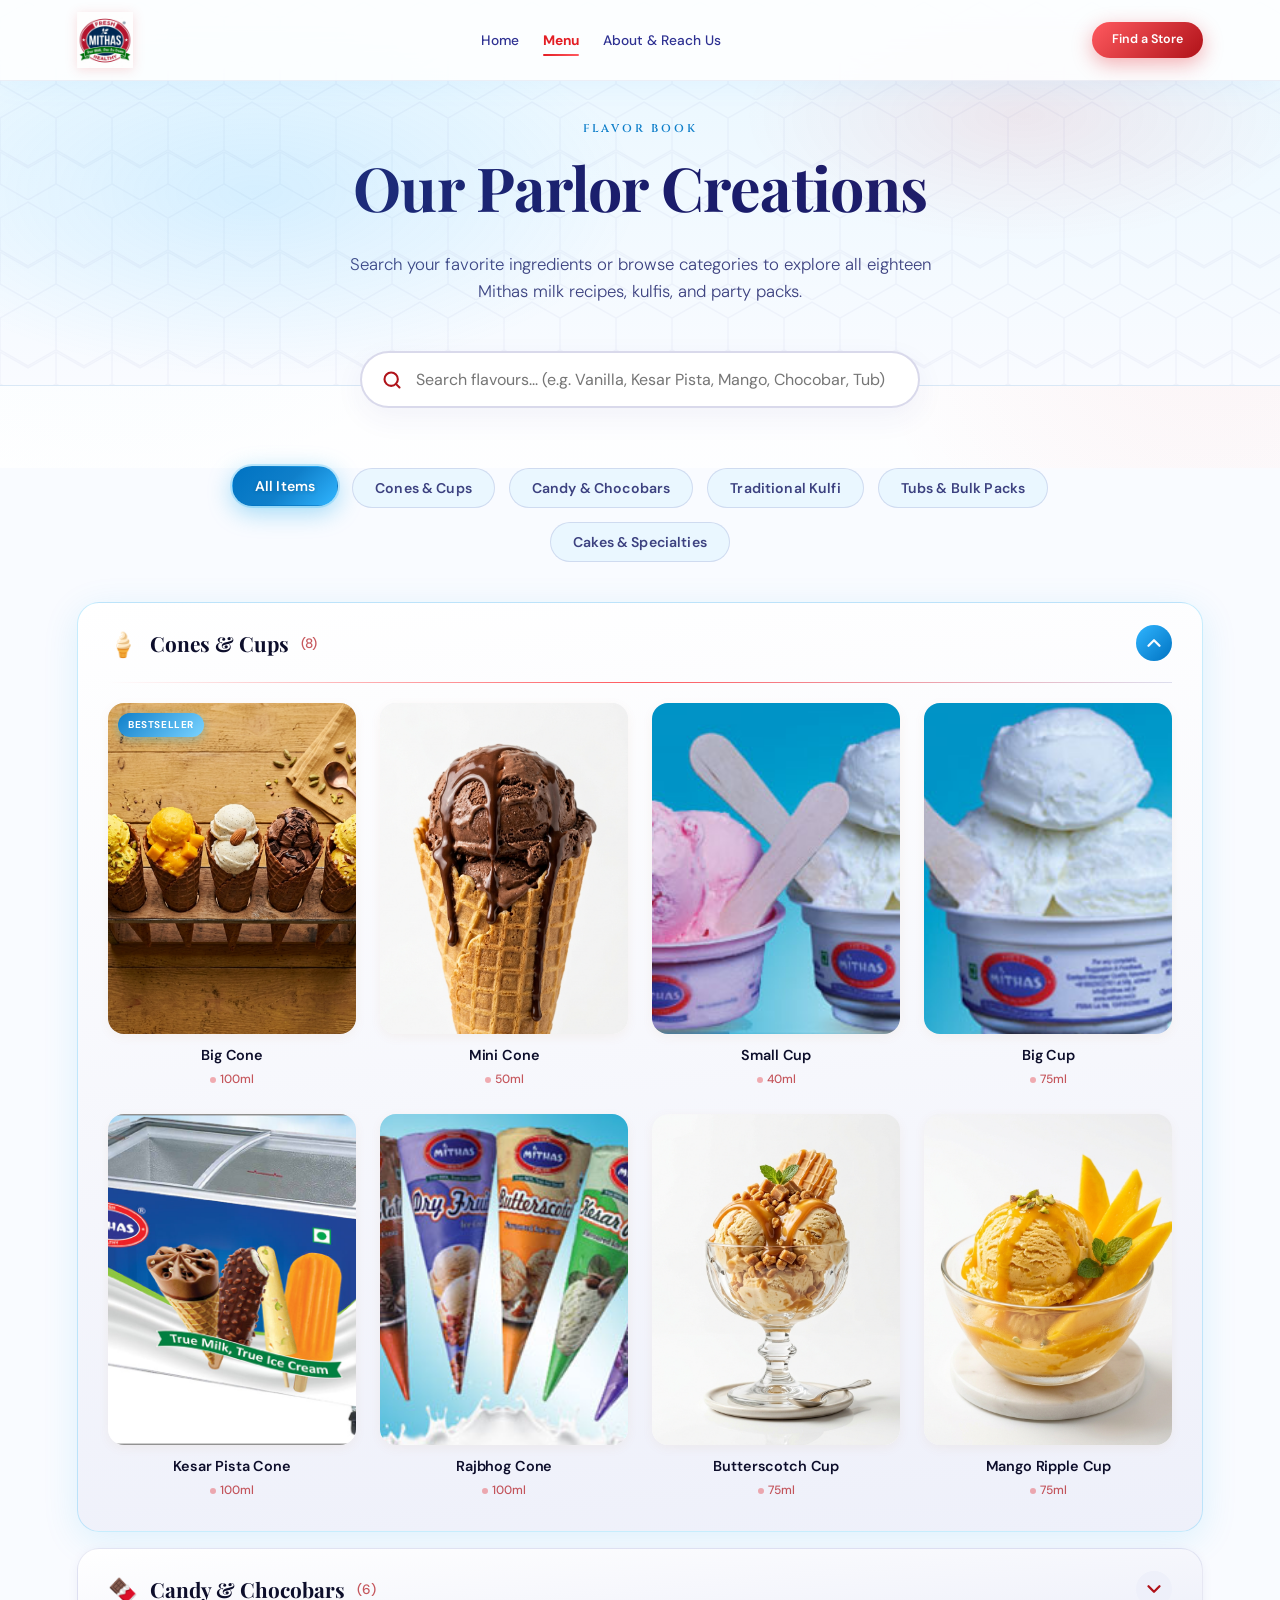
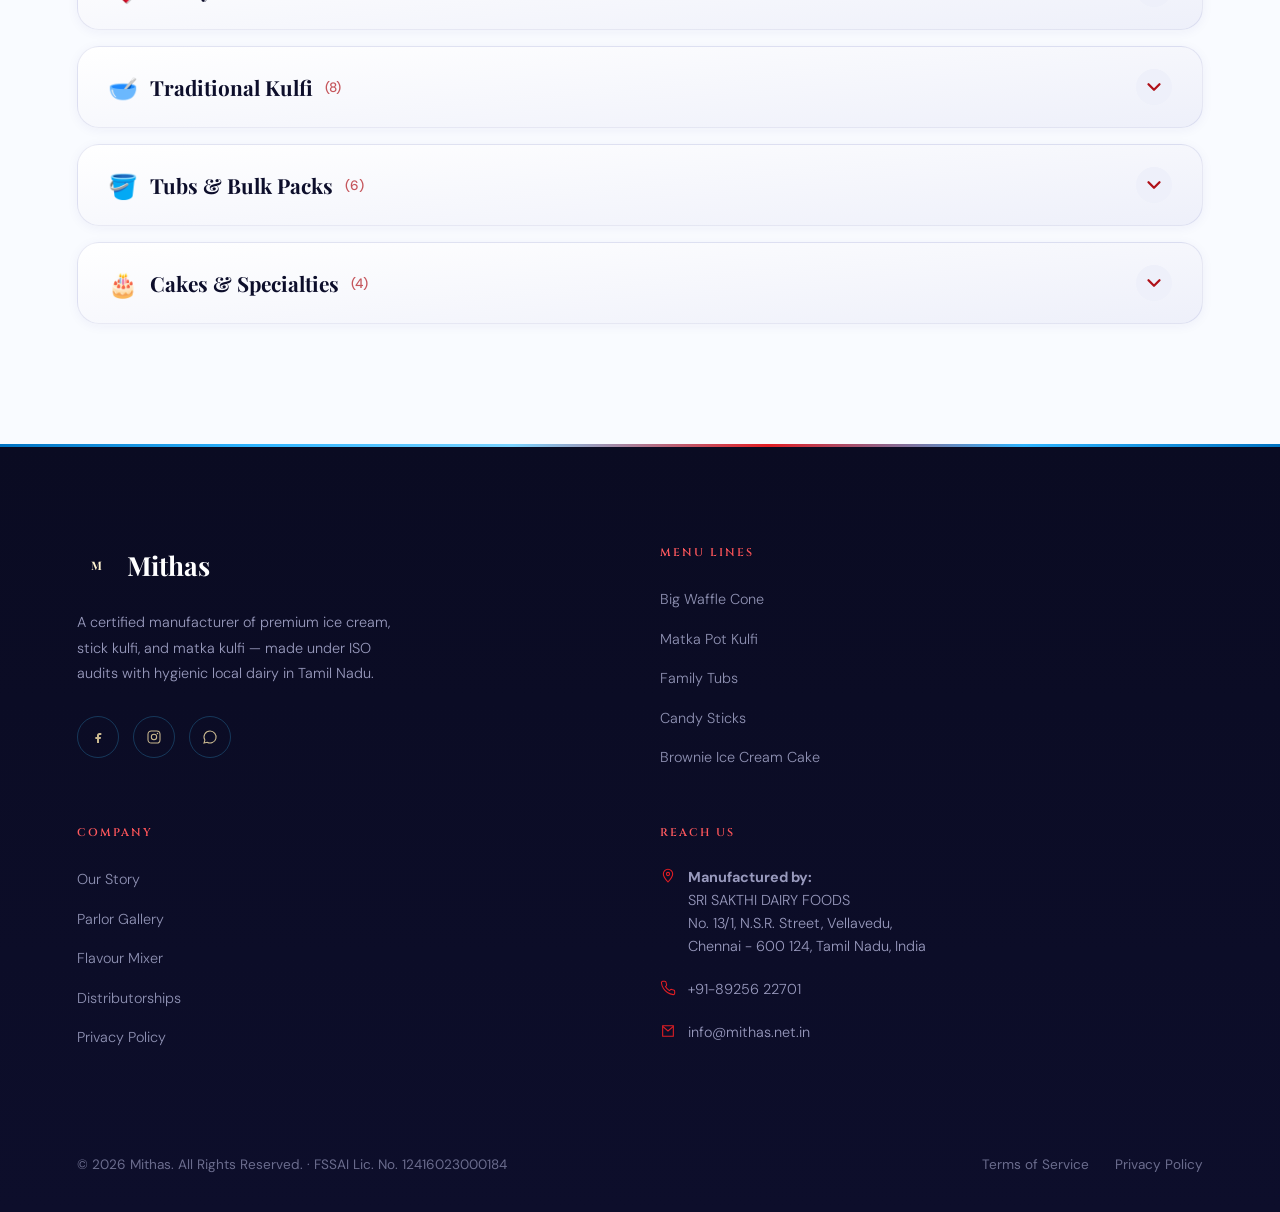
<file: menu.html>
<!DOCTYPE html>
<html lang="en">
<head>
  <meta charset="UTF-8">
  <meta name="viewport" content="width=device-width, initial-scale=1.0">
  <title>Mithas — Parlor Menu &amp; Flavors Catalog</title>
  <meta name="description" content="Explore the full Mithas Ice Cream menu. Large waffle cones, traditional stick and pot kulfi, family tubs, chocobars, and bulk packs. Search flavors.">
  
  <!-- Preconnect Fonts -->
  <link rel="preconnect" href="https://fonts.googleapis.com">
  <link rel="preconnect" href="https://fonts.gstatic.com" crossorigin>
  
  <!-- External CSS Stylesheet -->
  <link rel="stylesheet" href="style.css">
</head>
<body>



  <!-- Honey Drip Canvas Background Particle Effect -->
  <canvas id="drip-canvas"></canvas>

  <!-- Scroll Progress Indicator -->
  <div class="progress-wrap"><div class="progress-bar" id="progressBar"></div></div>

  <!-- ======= HEADER & NAVIGATION ======= -->
  <header id="siteHeader">
    <a href="index.html" class="logo">
      <img src="logo_mithas.png" alt="Mithas Ice Cream - True Milk, True Ice Cream" class="mithas-logo">
      <span>
        Mithas
        <span class="tag">Fresh &amp; Healthy</span>
      </span>
    </a>
    <nav>
      <ul id="navList">
        <li><a href="index.html">Home</a></li>
        <li><a href="menu.html" class="active-link">Menu</a></li>
        <li><a href="contact.html">About<span class="nav-wide"> &amp; Reach Us</span></a></li>
        <li><a href="contact.html#contact" class="nav-cta-mobile">Store</a></li>
      </ul>
    </nav>
    <a href="contact.html#contact" class="nav-cta">Find a Store</a>
    <div class="menu-toggle" id="menuToggle"><span></span><span></span><span></span></div>
  </header>

  <!-- ======= SUBPAGE HERO BANNER ======= -->
  <section class="page-hero">
    <div class="page-hero-comb"></div>
    <div class="reveal">
      <span class="eyebrow">Flavor Book</span>
      <h1>Our Parlor Creations</h1>
      <p>Search your favorite ingredients or browse categories to explore all eighteen Mithas milk recipes, kulfis, and party packs.</p>
    </div>
  </section>

  <!-- ======= SEARCH CONTAINER ======= -->
  <div class="search-container reveal">
    <div class="search-box">
      <svg class="search-icon" width="20" height="20" viewBox="0 0 24 24" fill="none" stroke="var(--honey-dark)" stroke-width="2.5" stroke-linecap="round" stroke-linejoin="round">
        <circle cx="11" cy="11" r="8"></circle>
        <line x1="21" y1="21" x2="16.65" y2="16.65"></line>
      </svg>
      <input type="text" id="catalogSearch" class="search-input" placeholder="Search flavours... (e.g. Vanilla, Kesar Pista, Mango, Chocobar, Tub)">
    </div>
  </div>

  <!-- ======= MENU / ACCORDION CATALOG ======= -->
  <section class="products-catalog" style="padding-top:0;">

    <!-- Quick category filter pills -->
    <div class="catalog-tabs reveal" style="margin-bottom:40px;">
      <button class="tab-btn active" data-filter="all">All Items</button>
      <button class="tab-btn" data-filter="cones">Cones &amp; Cups</button>
      <button class="tab-btn" data-filter="bars">Candy &amp; Chocobars</button>
      <button class="tab-btn" data-filter="kulfi">Traditional Kulfi</button>
      <button class="tab-btn" data-filter="tubs">Tubs &amp; Bulk Packs</button>
      <button class="tab-btn" data-filter="cakes">Cakes &amp; Specialties</button>
    </div>

    <!-- ═══════ ACCORDION CATEGORY SECTIONS ═══════ -->
    <div class="accordion-catalog reveal">

      <!-- ─── CATEGORY: CONES & CUPS ─── -->
      <div class="cat-section open" data-cat="cones">
        <button class="cat-header" aria-expanded="true">
          <span class="cat-title">
            <span class="cat-icon">🍦</span>
            Cones &amp; Cups
            <span class="cat-count">(8)</span>
          </span>
          <span class="cat-chevron">
            <svg width="22" height="22" viewBox="0 0 24 24" fill="none" stroke="currentColor" stroke-width="2.5" stroke-linecap="round" stroke-linejoin="round"><polyline points="6 9 12 15 18 9"/></svg>
          </span>
        </button>
        <div class="cat-body">
          <div class="cat-grid">

            <div class="cat-item" data-category="cones">
              <div class="cat-item-img">
                <img src="img_cones.png" alt="Big Cone" loading="lazy">
                <span class="item-badge">Bestseller</span>
              </div>
              <h4 class="cat-item-name">Big Cone</h4>
              <span class="cat-item-size">100ml</span>
            </div>

            <div class="cat-item" data-category="cones">
              <div class="cat-item-img">
                <img src="img_choco_cone.png" alt="Mini Cone" loading="lazy">
              </div>
              <h4 class="cat-item-name">Mini Cone</h4>
              <span class="cat-item-size">50ml</span>
            </div>

            <div class="cat-item" data-category="cones">
              <div class="cat-item-img">
                <img src="assets/official/official_party_cups.jpg" alt="Small Cup" loading="lazy">
              </div>
              <h4 class="cat-item-name">Small Cup</h4>
              <span class="cat-item-size">40ml</span>
            </div>

            <div class="cat-item" data-category="cones">
              <div class="cat-item-img">
                <img src="assets/official/official_big_cups.jpg" alt="Big Cup" loading="lazy">
              </div>
              <h4 class="cat-item-name">Big Cup</h4>
              <span class="cat-item-size">75ml</span>
            </div>

            <div class="cat-item" data-category="cones">
              <div class="cat-item-img">
                <img src="assets/official/official_large_cone.jpg" alt="Kesar Pista Cone" loading="lazy">
              </div>
              <h4 class="cat-item-name">Kesar Pista Cone</h4>
              <span class="cat-item-size">100ml</span>
            </div>

            <div class="cat-item" data-category="cones">
              <div class="cat-item-img">
                <img src="assets/official/official_mini_cone.jpg" alt="Rajbhog Cone" loading="lazy">
              </div>
              <h4 class="cat-item-name">Rajbhog Cone</h4>
              <span class="cat-item-size">100ml</span>
            </div>

            <div class="cat-item" data-category="cones">
              <div class="cat-item-img">
                <img src="img_butterscotch.png" alt="Butterscotch Cup" loading="lazy">
              </div>
              <h4 class="cat-item-name">Butterscotch Cup</h4>
              <span class="cat-item-size">75ml</span>
            </div>

            <div class="cat-item" data-category="cones">
              <div class="cat-item-img">
                <img src="img_mango_scoop.png" alt="Mango Ripple Cup" loading="lazy">
              </div>
              <h4 class="cat-item-name">Mango Ripple Cup</h4>
              <span class="cat-item-size">75ml</span>
            </div>

          </div>
        </div>
      </div>

      <!-- ─── CATEGORY: CANDY & CHOCOBARS ─── -->
      <div class="cat-section" data-cat="bars">
        <button class="cat-header" aria-expanded="false">
          <span class="cat-title">
            <span class="cat-icon">🍫</span>
            Candy &amp; Chocobars
            <span class="cat-count">(6)</span>
          </span>
          <span class="cat-chevron">
            <svg width="22" height="22" viewBox="0 0 24 24" fill="none" stroke="currentColor" stroke-width="2.5" stroke-linecap="round" stroke-linejoin="round"><polyline points="6 9 12 15 18 9"/></svg>
          </span>
        </button>
        <div class="cat-body">
          <div class="cat-grid">

            <div class="cat-item" data-category="bars">
              <div class="cat-item-img">
                <img src="img_popsicle.png" alt="Candy Stick" loading="lazy">
                <span class="item-badge">Summer Hit</span>
              </div>
              <h4 class="cat-item-name">Candy Stick</h4>
              <span class="cat-item-size">35ml</span>
            </div>

            <div class="cat-item" data-category="bars">
              <div class="cat-item-img">
                <img src="img_chocobar.png" alt="Premium Chocobar" loading="lazy">
                <span class="item-badge">Premium</span>
              </div>
              <h4 class="cat-item-name">Premium Chocobar</h4>
              <span class="cat-item-size">60ml</span>
            </div>

            <div class="cat-item" data-category="bars">
              <div class="cat-item-img">
                <img src="assets/official/official_bars.jpg" alt="Almond Crunch Bar" loading="lazy">
              </div>
              <h4 class="cat-item-name">Almond Crunch Bar</h4>
              <span class="cat-item-size">60ml</span>
            </div>

            <div class="cat-item" data-category="bars">
              <div class="cat-item-img">
                <img src="assets/official/official_sandwich.jpg" alt="Nutty Choco" loading="lazy">
              </div>
              <h4 class="cat-item-name">Nutty Choco</h4>
              <span class="cat-item-size">60ml</span>
            </div>

            <div class="cat-item" data-category="bars">
              <div class="cat-item-img">
                <img src="img_popsicle.png" alt="Watermelon Candy" loading="lazy">
              </div>
              <h4 class="cat-item-name">Watermelon Candy</h4>
              <span class="cat-item-size">50ml</span>
            </div>

            <div class="cat-item" data-category="bars">
              <div class="cat-item-img">
                <img src="img_popsicle.png" alt="Orange Pop" loading="lazy">
              </div>
              <h4 class="cat-item-name">Orange Pop</h4>
              <span class="cat-item-size">40ml</span>
            </div>

          </div>
        </div>
      </div>

      <!-- ─── CATEGORY: TRADITIONAL KULFI ─── -->
      <div class="cat-section" data-cat="kulfi">
        <button class="cat-header" aria-expanded="false">
          <span class="cat-title">
            <span class="cat-icon">🥣</span>
            Traditional Kulfi
            <span class="cat-count">(8)</span>
          </span>
          <span class="cat-chevron">
            <svg width="22" height="22" viewBox="0 0 24 24" fill="none" stroke="currentColor" stroke-width="2.5" stroke-linecap="round" stroke-linejoin="round"><polyline points="6 9 12 15 18 9"/></svg>
          </span>
        </button>
        <div class="cat-body">
          <div class="cat-grid">

            <div class="cat-item" data-category="kulfi">
              <div class="cat-item-img">
                <img src="img_kulfi.png" alt="Malai Kulfi" loading="lazy">
                <span class="item-badge">Signature</span>
              </div>
              <h4 class="cat-item-name">Malai Kulfi</h4>
              <span class="cat-item-size">50ml</span>
            </div>

            <div class="cat-item" data-category="kulfi">
              <div class="cat-item-img">
                <img src="assets/official/official_slice_kulfi.jpg" alt="Badam Kulfi" loading="lazy">
              </div>
              <h4 class="cat-item-name">Badam Kulfi</h4>
              <span class="cat-item-size">50ml</span>
            </div>

            <div class="cat-item" data-category="kulfi">
              <div class="cat-item-img">
                <img src="img_kulfi.png" alt="Rose Kulfi" loading="lazy">
              </div>
              <h4 class="cat-item-name">Rose Kulfi</h4>
              <span class="cat-item-size">50ml</span>
            </div>

            <div class="cat-item" data-category="kulfi">
              <div class="cat-item-img">
                <img src="assets/official/official_slice_kulfi.jpg" alt="Kaju Badam Kulfi" loading="lazy">
              </div>
              <h4 class="cat-item-name">Kaju Badam Kulfi</h4>
              <span class="cat-item-size">50ml</span>
            </div>

            <div class="cat-item" data-category="kulfi">
              <div class="cat-item-img">
                <img src="img_matka_kulfi.png" alt="Matka Kulfi" loading="lazy">
                <span class="item-badge">Clay Pot</span>
              </div>
              <h4 class="cat-item-name">Matka Kulfi</h4>
              <span class="cat-item-size">65ml</span>
            </div>

            <div class="cat-item" data-category="kulfi">
              <div class="cat-item-img">
                <img src="assets/official/official_pot_kulfi.jpg" alt="Saffron Pot Kulfi" loading="lazy">
              </div>
              <h4 class="cat-item-name">Saffron Pot Kulfi</h4>
              <span class="cat-item-size">100ml</span>
            </div>

            <div class="cat-item" data-category="kulfi">
              <div class="cat-item-img">
                <img src="img_kulfi.png" alt="Basundi Kulfi" loading="lazy">
              </div>
              <h4 class="cat-item-name">Basundi Kulfi</h4>
              <span class="cat-item-size">50ml</span>
            </div>

            <div class="cat-item" data-category="kulfi">
              <div class="cat-item-img">
                <img src="assets/official/official_slice_kulfi.jpg" alt="Anjeer Kulfi" loading="lazy">
              </div>
              <h4 class="cat-item-name">Anjeer Kulfi</h4>
              <span class="cat-item-size">50ml</span>
            </div>

          </div>
        </div>
      </div>

      <!-- ─── CATEGORY: TUBS & BULK PACKS ─── -->
      <div class="cat-section" data-cat="tubs">
        <button class="cat-header" aria-expanded="false">
          <span class="cat-title">
            <span class="cat-icon">🪣</span>
            Tubs &amp; Bulk Packs
            <span class="cat-count">(6)</span>
          </span>
          <span class="cat-chevron">
            <svg width="22" height="22" viewBox="0 0 24 24" fill="none" stroke="currentColor" stroke-width="2.5" stroke-linecap="round" stroke-linejoin="round"><polyline points="6 9 12 15 18 9"/></svg>
          </span>
        </button>
        <div class="cat-body">
          <div class="cat-grid">

            <div class="cat-item" data-category="tubs">
              <div class="cat-item-img">
                <img src="img_tub.png" alt="Family Tub" loading="lazy">
                <span class="item-badge">Family</span>
              </div>
              <h4 class="cat-item-name">Family Tub</h4>
              <span class="cat-item-size">750ml</span>
            </div>

            <div class="cat-item" data-category="tubs">
              <div class="cat-item-img">
                <img src="assets/official/official_family_tub.jpg" alt="Single Serve Tub" loading="lazy">
              </div>
              <h4 class="cat-item-name">Single Serve Tub</h4>
              <span class="cat-item-size">100ml</span>
            </div>

            <div class="cat-item" data-category="tubs">
              <div class="cat-item-img">
                <img src="assets/official/official_bulk_pack.jpg" alt="Bulk Pack" loading="lazy">
                <span class="item-badge">Party</span>
              </div>
              <h4 class="cat-item-name">Bulk Pack</h4>
              <span class="cat-item-size">4 Litres</span>
            </div>

            <div class="cat-item" data-category="tubs">
              <div class="cat-item-img">
                <img src="img_tub.png" alt="Kesar Badam Tub" loading="lazy">
              </div>
              <h4 class="cat-item-name">Kesar Badam Tub</h4>
              <span class="cat-item-size">750ml</span>
            </div>

            <div class="cat-item" data-category="tubs">
              <div class="cat-item-img">
                <img src="assets/official/official_family_tub.jpg" alt="Cookies and Cream Tub" loading="lazy">
              </div>
              <h4 class="cat-item-name">Cookies &amp; Cream Tub</h4>
              <span class="cat-item-size">750ml</span>
            </div>

            <div class="cat-item" data-category="tubs">
              <div class="cat-item-img">
                <img src="img_tub.png" alt="Gulkand Tub" loading="lazy">
              </div>
              <h4 class="cat-item-name">Gulkand Tub</h4>
              <span class="cat-item-size">100ml</span>
            </div>

          </div>
        </div>
      </div>

      <!-- ─── CATEGORY: CAKES & SPECIALTIES ─── -->
      <div class="cat-section" data-cat="cakes">
        <button class="cat-header" aria-expanded="false">
          <span class="cat-title">
            <span class="cat-icon">🎂</span>
            Cakes &amp; Specialties
            <span class="cat-count">(4)</span>
          </span>
          <span class="cat-chevron">
            <svg width="22" height="22" viewBox="0 0 24 24" fill="none" stroke="currentColor" stroke-width="2.5" stroke-linecap="round" stroke-linejoin="round"><polyline points="6 9 12 15 18 9"/></svg>
          </span>
        </button>
        <div class="cat-body">
          <div class="cat-grid">

            <div class="cat-item" data-category="cakes">
              <div class="cat-item-img">
                <img src="img_cake.png" alt="Brownie Ice Cream Cake" loading="lazy">
                <span class="item-badge">Celebration</span>
              </div>
              <h4 class="cat-item-name">Brownie Ice Cream Cake</h4>
              <span class="cat-item-size">500g</span>
            </div>

            <div class="cat-item" data-category="cakes">
              <div class="cat-item-img">
                <img src="assets/official/official_vanilla_ball.jpg" alt="Fun Ball" loading="lazy">
              </div>
              <h4 class="cat-item-name">Fun Ball</h4>
              <span class="cat-item-size">100ml</span>
            </div>

            <div class="cat-item" data-category="cakes">
              <div class="cat-item-img">
                <img src="img_sundae.png" alt="Sundae Cup" loading="lazy">
              </div>
              <h4 class="cat-item-name">Sundae Cup</h4>
              <span class="cat-item-size">150ml</span>
            </div>

            <div class="cat-item" data-category="cakes">
              <div class="cat-item-img">
                <img src="assets/official/official_cassata.jpg" alt="Cassata Slice" loading="lazy">
              </div>
              <h4 class="cat-item-name">Cassata Slice</h4>
              <span class="cat-item-size">120ml</span>
            </div>

          </div>
        </div>
      </div>

    </div><!-- end .accordion-catalog -->
  </section>

  <!-- ======= FOOTER & CONTACT SECTION ======= -->
  <footer id="contact">
    <div class="footer-grid">
      <!-- About info column -->
      <div>
        <div class="footer-logo">
          <svg width="38" height="38" viewBox="0 0 42 42">
            <polygon points="21,2 39,11.5 39,30.5 21,40 3,30.5 3,11.5" fill="url(#hex-grad)" opacity="0.95"/>
            <text x="21" y="27" text-anchor="middle" font-family="Playfair Display, serif" font-size="13" font-weight="700" fill="#FEF3D0">M</text>
          </svg>
          Mithas
        </div>
        <p class="desc">A certified manufacturer of premium ice cream, stick kulfi, and matka kulfi — made under ISO audits with hygienic local dairy in Tamil Nadu.</p>
        
        <div class="social-row">
          <a href="#" aria-label="Facebook"><svg width="16" height="16" viewBox="0 0 24 24"><path d="M14 9h3V6h-3c-2 0-3.5 1.5-3.5 3.5V12H8v3h2.5v6h3v-6H16l.5-3h-3V9.8c0-.5.2-.8.5-.8z" fill="rgba(249,228,170,0.8)"/></svg></a>
          <a href="#" aria-label="Instagram"><svg width="16" height="16" viewBox="0 0 24 24"><rect x="3" y="3" width="18" height="18" rx="5" stroke="rgba(249,228,170,0.8)" stroke-width="1.6" fill="none"/><circle cx="12" cy="12" r="4" stroke="rgba(249,228,170,0.8)" stroke-width="1.6" fill="none"/><circle cx="17.2" cy="6.8" r="1.1" fill="rgba(249,228,170,0.8)"/></svg></a>
          <a href="#" aria-label="WhatsApp"><svg width="16" height="16" viewBox="0 0 24 24"><path d="M12 3a9 9 0 00-7.7 13.6L3 21l4.6-1.2A9 9 0 1012 3z" stroke="rgba(249,228,170,0.8)" stroke-width="1.6" fill="none"/></svg></a>
        </div>
      </div>

      <!-- Menu links -->
      <div>
        <h4>Menu Lines</h4>
        <ul>
          <li><a href="menu.html">Big Waffle Cone</a></li>
          <li><a href="menu.html">Matka Pot Kulfi</a></li>
          <li><a href="menu.html">Family Tubs</a></li>
          <li><a href="menu.html">Candy Sticks</a></li>
          <li><a href="menu.html">Brownie Ice Cream Cake</a></li>
        </ul>
      </div>

      <!-- Company links -->
      <div>
        <h4>Company</h4>
        <ul>
          <li><a href="contact.html#about">Our Story</a></li>
          <li><a href="index.html#gallery">Parlor Gallery</a></li>
          <li><a href="index.html#mixer">Flavour Mixer</a></li>
          <li><a href="contact.html#forms">Distributorships</a></li>
          <li><a href="#">Privacy Policy</a></li>
        </ul>
      </div>

      <!-- Verified contact info column -->
      <div>
        <h4>Reach Us</h4>
        <ul class="footer-contact">
          <li>
            <svg width="16" height="16" viewBox="0 0 24 24" style="flex-shrink:0;margin-top:2px;"><path d="M12 21s7-7.4 7-12a7 7 0 10-14 0c0 4.6 7 12 7 12z" stroke="var(--honey)" stroke-width="1.6" fill="none"/><circle cx="12" cy="9" r="2.4" stroke="var(--honey)" stroke-width="1.6" fill="none"/></svg>
            <span>
              <strong>Manufactured by:</strong><br>
              SRI SAKTHI DAIRY FOODS<br>
              No. 13/1, N.S.R. Street, Vellavedu,<br>
              Chennai - 600 124, Tamil Nadu, India
            </span>
          </li>
          <li>
            <svg width="16" height="16" viewBox="0 0 24 24" style="flex-shrink:0;margin-top:2px;"><path d="M22 16.92v3a2 2 0 01-2.18 2 19.8 19.8 0 01-8.63-3.07 19.5 19.5 0 01-6-6 19.8 19.8 0 01-3.07-8.67A2 2 0 014.11 2h3a2 2 0 012 1.72c.13.96.36 1.9.69 2.81a2 2 0 01-.45 2.11L8.09 9.91a16 16 0 006 6l1.27-1.27a2 2 0 012.11-.45c.91.33 1.85.56 2.81.69A2 2 0 0122 16.92z" stroke="var(--honey)" stroke-width="1.6" fill="none"/></svg>
            +91-89256 22701
          </li>
          <li>
            <svg width="16" height="16" viewBox="0 0 24 24" style="flex-shrink:0;margin-top:2px;"><path d="M4 4h16v16H4z" stroke="var(--honey)" stroke-width="1.6" fill="none"/><path d="M4 5l8 7 8-7" stroke="var(--honey)" stroke-width="1.6" fill="none"/></svg>
            info@mithas.net.in
          </li>
        </ul>
      </div>
    </div>

    <!-- Bottom licensing and copyrights -->
    <div class="footer-bottom">
      <p>© 2026 Mithas. All Rights Reserved. &middot; FSSAI Lic. No. 12416023000184</p>
      <div class="legal">
        <a href="#">Terms of Service</a>
        <a href="#">Privacy Policy</a>
      </div>
    </div>
  </footer>

  <!-- Toast notification container -->
  <div class="mixer-toast" id="creationToast">
    <strong style="color: var(--honey-light); display: block; margin-bottom: 4px;">Scoop Complete!</strong>
    <span class="toast-msg">Custom scoop serving ready.</span>
  </div>

  <!-- Back to top button -->
  <div class="to-top" id="toTop">
    <svg width="18" height="18" viewBox="0 0 24 24"><path d="M12 19V5M5 12l7-7 7 7" stroke="#FEF3D0" stroke-width="2.5" fill="none" stroke-linecap="round" stroke-linejoin="round"/></svg>
  </div>

  <!-- External JS Script Link -->
  <script src="script.js"></script>
</body>
</html>
</file>
<file: style.css>
/* ============================================================
   MITHAS ICE CREAM — STYLE SHEET
   Design System: Official Brand Theme (Red, Navy Blue, Green, White)
============================================================ */

@import url('https://fonts.googleapis.com/css2?family=Playfair+Display:ital,wght@0,400;0,600;0,700;0,900;1,400;1,600&family=DM+Sans:wght@300;400;500;600;700&family=Cinzel:wght@400;600;700&display=swap');

:root {
  /* Official Mithas Brand Palette — from logo */
  --brand-red:       #E31E24;
  --brand-red-dark:  #B01219;
  --brand-red-light: #FF5A5F;
  --brand-blue:      #2E3192;
  --brand-blue-dark: #1B1D6B;
  --brand-blue-light:#4A4FC4;
  --brand-green:     #00833E;
  --brand-green-dark:#005C2A;
  --brand-white:     #FFFFFF;
  --brand-cream:     #F9F9FC;
  --brand-light:     #EEF0FA;

  /* Sky-blue ice cream palette */
  --sky-1:  #E8F7FF;
  --sky-2:  #B9EFFF;
  --sky-3:  #7AD3FF;
  --sky-4:  #30B5FF;
  --sky-5:  #0F7FCA;
  --sky-6:  #0073C2;
  --sky-glow: rgba(48, 181, 255, 0.30);
  --sky-shadow: 0 14px 40px rgba(0, 153, 255, 0.35);
  --ice-white: rgba(240, 252, 255, 0.92);

  /* Accent & gradient tokens */
  --accent-berry:    #C2185B;
  --accent-mango:    #FF8F00;
  --accent-mint:     #00BFA5;
  --gradient-brand:  linear-gradient(135deg, var(--brand-blue-dark) 0%, var(--brand-blue) 40%, var(--brand-red) 100%);
  --gradient-ice:    linear-gradient(135deg, var(--sky-6), var(--sky-4), var(--sky-2));
  --gradient-cta:    linear-gradient(135deg, var(--brand-red-dark), var(--brand-red), var(--brand-red-light));
  --gradient-hero:   linear-gradient(160deg, #FFFFFF 0%, var(--sky-1) 45%, var(--brand-light) 100%);
  --glow-red:        rgba(227, 30, 36, 0.40);
  --glow-blue:       rgba(46, 49, 146, 0.28);
  --glow-sky:        rgba(48, 181, 255, 0.45);

  /* Semantic aliases */
  --honey:        var(--brand-red);
  --honey-light:  var(--brand-red-light);
  --honey-dark:   var(--brand-red-dark);
  --honey-pale:   var(--brand-light);
  --honey-glow:   rgba(46, 49, 146, 0.15);
  --comb:         #0D0E2B;
  --comb-mid:     #3D4280;
  --wax:          #E8F4FF;
  --wax-warm:     #D0E8FF;
  --pollen:       #F9FBFF;
  --honey-accent: var(--brand-green);
  --line-h:       rgba(46, 49, 146, 0.14);
  --shadow-h:     0 24px 56px -20px rgba(227, 30, 36, 0.32);
  --shadow-deep:  0 40px 80px -30px rgba(13, 14, 43, 0.38);
  --shadow-glow:  0 0 40px var(--glow-sky);
  --glass:        rgba(240, 252, 255, 0.88);
}

/* ── GENERAL RESET & STYLES ── */
* {
  margin: 0;
  padding: 0;
  box-sizing: border-box;
}
html {
  scroll-behavior: smooth;
  scrollbar-width: thin;
  scrollbar-color: var(--honey) var(--honey-pale);
}
body { 
  background:
    radial-gradient(ellipse 80% 50% at 10% -10%, rgba(48, 181, 255, 0.12), transparent 55%),
    radial-gradient(ellipse 60% 40% at 95% 5%, rgba(227, 30, 36, 0.06), transparent 50%),
    radial-gradient(circle at top left, #ffffff 0%, var(--pollen) 100%);
  color: var(--comb);
  font-family: 'DM Sans', sans-serif;
  overflow-x: hidden;
  line-height: 1.6;
}
::selection {
  background: var(--honey-glow);
  color: var(--comb);
}

/* Custom Scrollbar */
::-webkit-scrollbar {
  width: 10px;
}
::-webkit-scrollbar-track {
  background: var(--brand-light);
}
::-webkit-scrollbar-thumb {
  background: linear-gradient(var(--brand-blue), var(--brand-red-dark));
  border-radius: 5px;
}
::-webkit-scrollbar-thumb:hover {
  background: var(--brand-blue-dark);
}

/* Typography */
h1, h2, h3, h4 {
  font-family: 'Playfair Display', serif;
  font-weight: 700;
  color: var(--brand-blue-dark);
  letter-spacing: -0.01em;
}
.eyebrow {
  font-family: 'Cinzel', serif;
  font-weight: 600;
  letter-spacing: 0.25em;
  text-transform: uppercase;
  font-size: 0.7rem;
  color: var(--brand-red);
  display: block;
}
a {
  color: inherit;
  text-decoration: none;
}
img {
  display: block;
  max-width: 100%;
}

/* ── HONEY DRIP CURSOR ── */
#drip-canvas {
  position: fixed;
  inset: 0;
  pointer-events: none;
  z-index: 9999;
}

/* ── PROGRESS BAR ── */
.progress-wrap {
  position: fixed;
  top: 0;
  left: 0;
  width: 100%;
  height: 5px;
  z-index: 1001;
}
.progress-bar {
  height: 100%;
  width: 0%;
  background: linear-gradient(90deg, var(--sky-6), var(--sky-5), var(--sky-4), var(--sky-3), var(--brand-red), var(--brand-green));
  transition: width 0.05s linear;
  box-shadow: 0 0 14px var(--sky-4);
}

/* ── FLOATING ICE CRYSTALS ANIMATION LAYER ── */
.ice-layer {
  position: fixed;
  inset: 0;
  pointer-events: none;
  z-index: 0;
  overflow: hidden;
}
.ice-crystal {
  position: absolute;
  border-radius: 50%;
  opacity: 0;
  animation: ice-float linear infinite;
  pointer-events: none;
}
@keyframes ice-float {
  0%   { transform: translateY(110vh) rotate(0deg) scale(0.6); opacity: 0; }
  8%   { opacity: 0.55; }
  90%  { opacity: 0.45; }
  100% { transform: translateY(-10vh) rotate(720deg) scale(1); opacity: 0; }
}
.ice-crystal.hex {
  border-radius: 0;
  clip-path: polygon(50% 0%, 100% 25%, 100% 75%, 50% 100%, 0% 75%, 0% 25%);
}
.ice-crystal.star {
  border-radius: 0;
  clip-path: polygon(50% 0%, 61% 35%, 98% 35%, 68% 57%, 79% 91%, 50% 70%, 21% 91%, 32% 57%, 2% 35%, 39% 35%);
}

/* ── FLOATING ICE EMOJI LAYER ── */
.ice-emoji-layer {
  position: fixed;
  inset: 0;
  pointer-events: none;
  z-index: 1;
  overflow: hidden;
}
.ice-emoji {
  position: absolute;
  font-size: 1.6rem;
  opacity: 0;
  animation: ice-emoji-rise linear infinite;
  user-select: none;
  filter: drop-shadow(0 0 6px rgba(56,189,248,0.5));
}
@keyframes ice-emoji-rise {
  0%   { transform: translateY(105vh) rotate(-15deg) scale(0.5); opacity: 0; }
  10%  { opacity: 0.7; }
  85%  { opacity: 0.6; }
  100% { transform: translateY(-8vh) rotate(20deg) scale(1.1); opacity: 0; }
}

/* ── ICY SHIMMER OVERLAY ON SECTIONS ── */
.ice-shimmer {
  position: relative;
  overflow: hidden;
}
.ice-shimmer::before {
  content: '';
  position: absolute;
  inset: 0;
  background: linear-gradient(135deg,
    rgba(224,247,255,0.18) 0%,
    rgba(186,232,255,0.10) 30%,
    transparent 60%,
    rgba(125,212,248,0.08) 100%);
  pointer-events: none;
  z-index: 0;
}

/* ── ICE BADGE (sky blue accent) ── */
.ice-badge {
  background: linear-gradient(135deg, var(--sky-5), var(--sky-4));
  color: #fff;
  font-family: 'Cinzel', serif;
  font-size: 0.58rem;
  font-weight: 700;
  letter-spacing: 0.12em;
  text-transform: uppercase;
  padding: 5px 12px;
  border-radius: 20px;
  box-shadow: 0 4px 14px rgba(14,165,233,0.40);
  display: inline-block;
  animation: ice-badge-glow 2.5s ease-in-out infinite;
}
@keyframes ice-badge-glow {
  0%, 100% { box-shadow: 0 4px 14px rgba(14,165,233,0.40); }
  50%       { box-shadow: 0 6px 22px rgba(56,189,248,0.65); }
}

/* ── ICY CARD HOVER GLOW ── */
.sky-card {
  border: 1.5px solid rgba(56,189,248,0.22);
  box-shadow: 0 6px 24px rgba(14,165,233,0.08);
  transition: box-shadow 0.4s ease, border-color 0.4s ease, transform 0.4s cubic-bezier(0.34,1.56,0.64,1);
}
.sky-card:hover {
  border-color: rgba(56,189,248,0.45);
  box-shadow: 0 20px 50px rgba(14,165,233,0.3);
  transform: translateY(-8px);
}

/* ── HEADER ── */
header {
  position: fixed;
  top: 0;
  left: 0;
  right: 0;
  z-index: 1000;
  display: flex;
  align-items: center;
  justify-content: space-between;
  padding: 12px 6vw;
  background: rgba(255, 255, 255, 0.85);
  backdrop-filter: blur(20px);
  -webkit-backdrop-filter: blur(20px);
  border-bottom: 1px solid rgba(46, 49, 146, 0.08);
  transition: all 0.4s cubic-bezier(0.25, 0.8, 0.25, 1);
  box-shadow: 0 4px 30px rgba(0, 153, 255, 0.05);
}
header.scrolled {
  padding: 8px 6vw;
  background: rgba(255, 255, 255, 0.95);
  box-shadow: 0 8px 30px rgba(46, 49, 146, 0.08);
  border-bottom: 1px solid rgba(46, 49, 146, 0.12);
}
.logo {
  display: flex;
  align-items: center;
  gap: 8px;
  flex: 0 0 auto;
  min-width: 0;
  max-width: min(200px, 34vw);
  font-family: 'Playfair Display', serif;
  font-weight: 700;
  font-size: 1.25rem;
  color: var(--brand-blue-dark);
  text-decoration: none;
}
.mithas-logo {
  height: 56px;
  width: auto;
  max-width: min(200px, 34vw);
  max-height: 56px;
  object-fit: contain;
  object-position: left center;
  display: block;
  transition: height 0.4s cubic-bezier(0.25, 0.8, 0.25, 1),
              max-width 0.4s cubic-bezier(0.25, 0.8, 0.25, 1),
              filter 0.4s ease;
  filter: drop-shadow(0 2px 6px rgba(227,30,36,0.15));
}
.logo:has(.mithas-logo) > span {
  display: none;
}
.logo:hover .mithas-logo {
  transform: scale(1.04);
}
header.scrolled .mithas-logo {
  height: 44px;
  max-height: 44px;
  max-width: min(170px, 30vw);
}
.logo-img {
  display: none;
}
/* legacy hex kept hidden for compat */
.logo-hex {
  display: none;
}
.logo .tag {
  display: block;
  font-family: 'Cinzel', serif;
  font-weight: 600;
  font-size: 0.52rem;
  letter-spacing: 0.2em;
  text-transform: uppercase;
  color: var(--brand-green);
  margin-top: 2px;
}
nav {
  flex: 1 1 auto;
  display: flex;
  justify-content: center;
  min-width: 0;
}
nav ul {
  display: flex;
  gap: 24px;
  list-style: none;
  align-items: center;
}
nav a .nav-wide {
  display: inline;
}
nav a {
  font-family: 'DM Sans', sans-serif;
  font-weight: 500;
  font-size: 0.86rem;
  position: relative;
  padding: 4px 0;
  color: var(--brand-blue);
  transition: color 0.3s;
}
nav a::after {
  content: "";
  position: absolute;
  left: 50%;
  bottom: -3px;
  width: 0%;
  height: 2px;
  background: linear-gradient(90deg, var(--brand-red), var(--brand-red-light));
  border-radius: 2px;
  transition: width 0.3s ease, left 0.3s ease;
}
nav a:hover {
  color: var(--brand-red);
}
nav a:hover::after {
  width: 100%;
  left: 0;
}
nav a.active-link {
  color: var(--brand-red);
  font-weight: 700;
}
nav a.active-link::after {
  width: 100%;
  left: 0;
}
nav ul .nav-cta-mobile {
  display: none;
}
.nav-cta {
  background: linear-gradient(135deg, var(--brand-red-light), var(--brand-red-dark));
  color: #fff !important;
  padding: 8px 20px;
  border-radius: 30px;
  font-size: 0.78rem;
  font-weight: 600;
  flex: 0 0 auto;
  white-space: nowrap;
  box-shadow: 0 6px 20px rgba(227,30,36,0.35);
  transition: transform 0.25s, box-shadow 0.25s;
  animation: cta-pulse 3s infinite;
}
.nav-cta:hover {
  transform: translateY(-2px) scale(1.05);
  box-shadow: 0 12px 28px rgba(227,30,36,0.6);
}
@keyframes cta-pulse {
  0%, 100% { box-shadow: 0 6px 20px rgba(227,30,36,0.35); }
  50% { box-shadow: 0 8px 25px rgba(227,30,36,0.55), 0 0 12px rgba(255, 77, 82, 0.3); }
}
.menu-toggle {
  display: none;
  flex-direction: column;
  gap: 6px;
  cursor: pointer;
  z-index: 1100;
  padding: 4px;
}
.menu-toggle span {
  width: 26px;
  height: 2.5px;
  background: var(--comb);
  border-radius: 2px;
  transition: 0.3s;
  display: block;
}
.menu-toggle.active span:nth-child(1) {
  transform: translateY(8.5px) rotate(45deg);
}
.menu-toggle.active span:nth-child(2) {
  opacity: 0;
}
.menu-toggle.active span:nth-child(3) {
  transform: translateY(-8.5px) rotate(-45deg);
}

/* ── PAGE HERO BANNER (FOR SUBPAGES) ── */
.page-hero {
  padding: 120px 6vw 80px;
  text-align: center;
  background: linear-gradient(180deg, var(--honey-pale) 0%, var(--pollen) 100%);
  border-bottom: 1px solid rgba(184, 106, 0, 0.08);
  position: relative;
}
.page-hero-comb {
  position: absolute;
  inset: 0;
  opacity: 0.035;
  background-image: url("data:image/svg+xml,%3Csvg xmlns='http://www.w3.org/2000/svg' width='56' height='100'%3E%3Cpath d='M28 66L0 50V18L28 2l28 16v32zm0 34L0 84V52l28 16 28-16v32z' stroke='%23B86A00' stroke-width='1.5' fill='none'/%3E%3C/svg%3E");
  background-size: 56px 100px;
  pointer-events: none;
}
.page-hero h1 {
  font-size: clamp(2.2rem, 5vw, 3.8rem);
  margin-bottom: 16px;
}
.page-hero p {
  font-size: 1.05rem;
  color: var(--comb-mid);
  max-width: 600px;
  margin: 0 auto;
  font-weight: 300;
}

/* ── SEARCH CONTAINER ── */
.search-container {
  max-width: 600px;
  margin: -35px auto 60px;
  position: relative;
  z-index: 5;
  padding: 0 20px;
}
.search-box {
  position: relative;
  width: 100%;
}
.search-input {
  width: 100%;
  background: #FFF;
  border: 2px solid rgba(184, 106, 0, 0.2);
  border-radius: 50px;
  padding: 16px 28px 16px 54px;
  font-family: 'DM Sans', sans-serif;
  font-size: 1rem;
  color: var(--comb);
  box-shadow: 0 10px 30px rgba(184,106,0,0.06);
  transition: all 0.3s;
}
.search-input:focus {
  outline: none;
  border-color: var(--honey);
  box-shadow: 0 12px 35px rgba(232, 146, 10, 0.15);
}
.search-icon {
  position: absolute;
  left: 22px;
  top: 50%;
  transform: translateY(-50%);
  pointer-events: none;
}

/* ── HERO ── */
.hero {
  position: relative;
  min-height: 100vh;
  display: flex;
  align-items: center;
  padding: 100px 6vw 80px;
  overflow: hidden;
  background:
    radial-gradient(ellipse at 85% 10%, rgba(8, 44, 206, 0.18), transparent 100%),
    radial-gradient(circle at 85% 65%, rgba(227,30,36,0.06), transparent 45%),
    radial-gradient(circle at 55% 85%, rgba(11, 17, 184, 0.06), transparent 50%),
    radial-gradient(ellipse at 80% 90%, rgba(2, 77, 117, 0.15), transparent 45%),
    var(--pollen);
}
.hero-comb-bg {
  position: absolute;
  inset: 0;
  z-index: 0;
  opacity: 0.03;
  background-image: url("data:image/svg+xml,%3Csvg xmlns='http://www.w3.org/2000/svg' width='56' height='100'%3E%3Cpath d='M28 66L0 50V18L28 2l28 16v32zm0 34L0 84V52l28 16 28-16v32z' stroke='%232E3192' stroke-width='1.5' fill='none'/%3E%3C/svg%3E");
  background-size: 56px 100px;
  pointer-events: none;
}

/* ── HERO MOBILE BACKGROUND (lightweight, shown on touch/small screens only) ── */
.hero-mobile-bg {
  display: none;
  position: absolute;
  inset: 0;
  z-index: 1;
  overflow: hidden;
  pointer-events: none;
  contain: strict;
}
.hero-mb-sky {
  position: absolute;
  inset: 0;
  background:
    radial-gradient(circle at 15% 85%, rgba(46, 49, 146, 0.2), transparent 48%),
    radial-gradient(circle at 88% 12%, rgba(48, 181, 255, 0.45), transparent 44%),
    radial-gradient(circle at 50% 50%, rgba(125, 211, 252, 0.25), transparent 55%);
  animation: hero-mb-sky-drift 10s ease-in-out infinite alternate;
}
@keyframes hero-mb-sky-drift {
  0%   { transform: translate(0, 0); opacity: 0.85; }
  100% { transform: translate(8px, -6px); opacity: 1; }
}
.hero-mb-blob {
  position: absolute;
  border-radius: 50%;
  opacity: 0.35;
  animation: hero-mb-blob-float 9s ease-in-out infinite alternate;
}
.hero-mb-blob--blue {
  width: 160px;
  height: 160px;
  top: 6%;
  right: -24px;
  background: rgba(48, 181, 255, 0.42);
}
.hero-mb-blob--pink {
  width: 120px;
  height: 120px;
  bottom: 16%;
  left: -18px;
  background: rgba(46, 49, 146, 0.28);
  animation-duration: 11s;
  animation-direction: alternate-reverse;
}
.hero-mb-blob--mint {
  width: 100px;
  height: 100px;
  top: 40%;
  left: 36%;
  background: rgba(125, 211, 252, 0.38);
  animation-duration: 13s;
}
@keyframes hero-mb-blob-float {
  0%   { transform: translate(0, 0) scale(1); }
  100% { transform: translate(10px, -14px) scale(1.08); }
}
.hero-mb-treat {
  position: absolute;
  opacity: 0.42;
  animation: hero-mb-treat-float 7s ease-in-out infinite;
  will-change: transform;
}
.hero-mb-treat svg {
  width: 100%;
  height: 100%;
  display: block;
}
.hero-mb-treat--cone {
  width: 52px;
  height: 78px;
  top: 12%;
  right: 8%;
  animation-delay: 0s;
}
.hero-mb-treat--scoop {
  width: 56px;
  height: 48px;
  bottom: 22%;
  left: 6%;
  animation-delay: -2s;
  animation-duration: 8s;
}
.hero-mb-treat--kulfi {
  width: 36px;
  height: 82px;
  top: 28%;
  left: 28%;
  opacity: 0.38;
  animation-delay: -4s;
  animation-duration: 9s;
}
@keyframes hero-mb-treat-float {
  0%, 100% { transform: translateY(0) rotate(-4deg); }
  50%      { transform: translateY(-14px) rotate(4deg); }
}
.hero-mb-dot {
  position: absolute;
  width: 6px;
  height: 6px;
  border-radius: 50%;
  background: #30B5FF;
  opacity: 0;
  animation: hero-mb-dot-twinkle 3s ease-in-out infinite;
}
.hero-mb-dot--1 { top: 18%; left: 12%; background: #30B5FF; animation-delay: 0s; }
.hero-mb-dot--2 { top: 10%; right: 22%; background: #2E3192; animation-delay: 0.8s; }
.hero-mb-dot--3 { bottom: 30%; right: 14%; background: #30B5FF; animation-delay: 1.6s; }
.hero-mb-dot--4 { bottom: 14%; left: 45%; background: #7DD3FC; animation-delay: 2.2s; width: 5px; height: 5px; }
@keyframes hero-mb-dot-twinkle {
  0%, 100% { opacity: 0; transform: scale(0.5); }
  50%      { opacity: 0.85; transform: scale(1.2); }
}

/* ── HERO ICE CREAM BACKGROUND ANIMATION ── */
.hero-ice-bg {
  position: absolute;
  inset: 0;
  z-index: 1;
  overflow: hidden;
  pointer-events: none;
  contain: layout style paint;
}
.hero-ice-orbs {
  position: absolute;
  inset: 0;
  z-index: 0;
}
.hero-ice-orb {
  position: absolute;
  border-radius: 50%;
  filter: blur(60px);
  opacity: 0.55;
  animation: hero-ice-orb-drift 14s ease-in-out infinite alternate;
}
.hero-ice-orb--red {
  width: 340px;
  height: 340px;
  top: -8%;
  right: 5%;
  background: radial-gradient(circle, rgba(227, 30, 36, 0.45) 0%, rgba(255, 90, 95, 0.15) 55%, transparent 72%);
  animation-duration: 11s;
}
.hero-ice-orb--blue {
  width: 420px;
  height: 420px;
  bottom: -12%;
  left: -5%;
  background: radial-gradient(circle, rgba(48, 181, 255, 0.5) 0%, rgba(46, 49, 146, 0.2) 50%, transparent 70%);
  animation-duration: 15s;
  animation-direction: alternate-reverse;
}
.hero-ice-orb--green {
  width: 260px;
  height: 260px;
  top: 42%;
  left: 38%;
  background: radial-gradient(circle, rgba(0, 131, 62, 0.32) 0%, rgba(0, 191, 165, 0.12) 50%, transparent 68%);
  animation-duration: 18s;
  animation-delay: -4s;
}
@keyframes hero-ice-orb-drift {
  0%   { transform: translate(0, 0) scale(1); }
  50%  { transform: translate(24px, -18px) scale(1.08); }
  100% { transform: translate(-16px, 12px) scale(1.04); }
}
.hero-ice-mist {
  position: absolute;
  inset: 0;
  z-index: 1;
  background:
    radial-gradient(ellipse 75% 60% at 10% 88%, rgba(125, 211, 252, 0.45), transparent 58%),
    radial-gradient(ellipse 65% 58% at 92% 12%, rgba(48, 181, 255, 0.55), transparent 52%),
    radial-gradient(ellipse 50% 42% at 45% 45%, rgba(46, 49, 146, 0.2), transparent 60%),
    radial-gradient(ellipse 40% 32% at 75% 78%, rgba(0, 115, 194, 0.18), transparent 55%);
  animation: hero-ice-mist-drift 16s ease-in-out infinite alternate;
}
@keyframes hero-ice-mist-drift {
  0%   { transform: translate(0, 0) scale(1); opacity: 0.88; }
  50%  { transform: translate(14px, -10px) scale(1.05); opacity: 1; }
  100% { transform: translate(-10px, 8px) scale(1.02); opacity: 0.92; }
}
.hero-ice-sweep {
  position: absolute;
  inset: 0;
  z-index: 2;
  background: linear-gradient(
    115deg,
    transparent 38%,
    rgba(255, 255, 255, 0.22) 46%,
    rgba(48, 181, 255, 0.12) 50%,
    rgba(255, 255, 255, 0.18) 54%,
    transparent 62%
  );
  background-size: 280% 100%;
  animation: hero-ice-sweep 9s ease-in-out infinite;
  pointer-events: none;
}
@keyframes hero-ice-sweep {
  0%   { background-position: 200% 0; opacity: 0; }
  20%  { opacity: 1; }
  80%  { opacity: 1; }
  100% { background-position: -200% 0; opacity: 0; }
}
.hero-ice-piece {
  position: absolute;
  z-index: 3;
  opacity: 0;
  transform-origin: center bottom;
  --glow-weak: drop-shadow(0 12px 28px rgba(48, 181, 255, 0.25));
  --glow-strong: drop-shadow(0 18px 42px rgba(48, 181, 255, 0.5));
  filter: var(--glow-weak);
  animation:
    hero-ice-enter 1s cubic-bezier(0.34, 1.45, 0.64, 1) forwards,
    hero-ice-float var(--float-dur, 10s) ease-in-out infinite,
    hero-ice-glow-pulse 4s ease-in-out infinite;
  animation-delay: var(--enter-delay, 0.4s), calc(var(--enter-delay, 0.4s) + 1s), calc(var(--enter-delay, 0.4s) + 1s);
  will-change: transform, filter;
}
.hero-ice-piece--glow-pink   { --glow-weak: drop-shadow(0 12px 28px rgba(227, 30, 36, 0.22));  --glow-strong: drop-shadow(0 18px 40px rgba(255, 107, 111, 0.5)); }
.hero-ice-piece--glow-blue   { --glow-weak: drop-shadow(0 12px 28px rgba(48, 181, 255, 0.28)); --glow-strong: drop-shadow(0 20px 44px rgba(48, 181, 255, 0.55)); }
.hero-ice-piece--glow-red    { --glow-weak: drop-shadow(0 12px 28px rgba(227, 30, 36, 0.3));   --glow-strong: drop-shadow(0 18px 42px rgba(227, 30, 36, 0.58)); }
.hero-ice-piece--glow-green  { --glow-weak: drop-shadow(0 12px 28px rgba(0, 131, 62, 0.28));  --glow-strong: drop-shadow(0 18px 40px rgba(0, 229, 160, 0.48)); }
.hero-ice-piece--glow-cream  { --glow-weak: drop-shadow(0 12px 28px rgba(245, 200, 120, 0.3)); --glow-strong: drop-shadow(0 18px 40px rgba(255, 220, 150, 0.55)); }
.hero-ice-piece--glow-indigo { --glow-weak: drop-shadow(0 12px 28px rgba(46, 49, 146, 0.3));  --glow-strong: drop-shadow(0 18px 42px rgba(74, 79, 196, 0.52)); }
.hero-ice-piece--scoop-1,
.hero-ice-piece--soft-serve,
.hero-ice-piece--matka,
.hero-ice-piece--tub {
  animation-name: hero-ice-enter, hero-ice-float-alt, hero-ice-glow-pulse;
}
.hero-ice-piece--kulfi,
.hero-ice-piece--popsicle {
  animation-name: hero-ice-enter, hero-ice-sway, hero-ice-glow-pulse;
}
@keyframes hero-ice-glow-pulse {
  0%, 100% { filter: var(--glow-weak); }
  50%      { filter: var(--glow-strong); }
}
.hero-ice-piece svg {
  width: 100%;
  height: 100%;
  display: block;
}
.hero-ice-piece--cone-1 {
  top: 10%;
  right: 6%;
  width: 82px;
  height: 122px;
}
.hero-ice-piece--scoop-1 {
  top: 56%;
  right: 11%;
  width: 94px;
  height: 72px;
}
.hero-ice-piece--kulfi {
  bottom: 12%;
  left: 3%;
  width: 56px;
  height: 120px;
}
.hero-ice-piece--soft-serve {
  top: 20%;
  left: 5%;
  width: 78px;
  height: 142px;
}
.hero-ice-piece--tub {
  bottom: 18%;
  right: 20%;
  width: 88px;
  height: 76px;
}
.hero-ice-piece--popsicle {
  top: 6%;
  left: 30%;
  width: 52px;
  height: 114px;
}
.hero-ice-piece--cone-2 {
  bottom: 8%;
  right: 3%;
  width: 64px;
  height: 94px;
}
.hero-ice-piece--matka {
  top: 66%;
  left: 20%;
  width: 80px;
  height: 88px;
}
@keyframes hero-ice-enter {
  0%   { opacity: 0; transform: translateY(40px) scale(0.75) rotate(-12deg); }
  70%  { opacity: var(--ice-opacity, 0.62); transform: translateY(-6px) scale(1.05) rotate(3deg); }
  100% { opacity: var(--ice-opacity, 0.62); transform: translateY(0) scale(1) rotate(0deg); }
}
@keyframes hero-ice-float {
  0%, 100% { transform: translate(0, 0) rotate(-6deg) scale(1); }
  25%      { transform: translate(14px, -22px) rotate(4deg) scale(1.03); }
  50%      { transform: translate(-10px, -28px) rotate(-3deg) scale(1.05); }
  75%      { transform: translate(8px, -12px) rotate(5deg) scale(1.02); }
}
@keyframes hero-ice-float-alt {
  0%, 100% { transform: translate(0, 0) rotate(7deg) scale(1); }
  30%      { transform: translate(-16px, -20px) rotate(-5deg) scale(1.04); }
  60%      { transform: translate(12px, -30px) rotate(8deg) scale(1.06); }
  85%      { transform: translate(-6px, -14px) rotate(-2deg) scale(1.02); }
}
@keyframes hero-ice-sway {
  0%, 100% { transform: translate(0, 0) rotate(-12deg) scale(1); }
  25%      { transform: translate(10px, -16px) rotate(10deg) scale(1.04); }
  50%      { transform: translate(-4px, -26px) rotate(-8deg) scale(1.06); }
  75%      { transform: translate(8px, -18px) rotate(12deg) scale(1.03); }
}
.hero-ice-drips {
  position: absolute;
  inset: 0;
  z-index: 2;
}
.hero-ice-drip {
  position: absolute;
  width: 9px;
  border-radius: 0 0 10px 10px;
  background: linear-gradient(180deg, #30B5FF 0%, #E31E24 55%, #2E3192 100%);
  box-shadow: 0 0 12px rgba(48, 181, 255, 0.4);
  opacity: 0;
  animation: hero-ice-drip-fall 4s ease-in infinite;
}
.hero-ice-drip--1 { left: 16%; top: 26%; height: 0; animation-delay: 0s; }
.hero-ice-drip--2 { left: 74%; top: 32%; height: 0; width: 7px; animation-delay: 1.6s; background: linear-gradient(180deg, #FF6B6F, #E31E24, #B01219); }
.hero-ice-drip--3 { left: 46%; top: 12%; height: 0; width: 6px; animation-delay: 3.2s; }
.hero-ice-drip--4 { left: 58%; top: 48%; height: 0; width: 5px; animation-delay: 0.8s; background: linear-gradient(180deg, #00E5A0, #00833E); box-shadow: 0 0 10px rgba(0, 131, 62, 0.4); }
.hero-ice-drip--5 { left: 24%; top: 55%; height: 0; width: 6px; animation-delay: 2.4s; background: linear-gradient(180deg, #FFD6A0, #F5C878); box-shadow: 0 0 10px rgba(245, 200, 120, 0.45); }
@keyframes hero-ice-drip-fall {
  0%   { height: 0; opacity: 0; transform: translateY(0) scaleY(0.5); }
  12%  { height: 18px; opacity: 0.85; transform: translateY(0) scaleY(1); }
  55%  { height: 42px; opacity: 0.65; transform: translateY(16px) scaleY(1.1); }
  100% { height: 48px; opacity: 0; transform: translateY(36px) scaleY(0.8); }
}
.hero-ice-sparkles {
  position: absolute;
  inset: 0;
  z-index: 4;
}
.hero-ice-sparkle {
  position: absolute;
  left: var(--s-x);
  top: var(--s-y);
  width: 8px;
  height: 8px;
  border-radius: 50%;
  animation: hero-ice-sparkle 2.8s ease-in-out infinite;
  animation-delay: var(--s-d, 0s);
}
.hero-ice-sparkle::before,
.hero-ice-sparkle::after {
  content: '';
  position: absolute;
  background: currentColor;
  border-radius: 1px;
}
.hero-ice-sparkle::before {
  width: 2px;
  height: 14px;
  left: 3px;
  top: -3px;
}
.hero-ice-sparkle::after {
  width: 14px;
  height: 2px;
  left: -3px;
  top: 3px;
}
.hero-ice-sparkle--blue  { color: #30B5FF; box-shadow: 0 0 14px #30B5FF, 0 0 28px rgba(48, 181, 255, 0.5); }
.hero-ice-sparkle--red   { color: #FF5A5F; box-shadow: 0 0 14px #E31E24, 0 0 28px rgba(227, 30, 36, 0.45); }
.hero-ice-sparkle--green { color: #00E5A0; box-shadow: 0 0 14px #00833E, 0 0 28px rgba(0, 131, 62, 0.4); }
.hero-ice-sparkle--gold  { color: #FFD700; box-shadow: 0 0 14px #F5C878, 0 0 28px rgba(245, 200, 120, 0.5); }
.hero-ice-sparkle--white { color: #FFFFFF; box-shadow: 0 0 16px #FFFFFF, 0 0 32px rgba(48, 181, 255, 0.35); }
@keyframes hero-ice-sparkle {
  0%, 100% { opacity: 0; transform: scale(0.3) rotate(0deg); }
  40%      { opacity: 1; transform: scale(1.2) rotate(45deg); }
  60%      { opacity: 0.9; transform: scale(1) rotate(90deg); }
}
.hero-orb {
  position: absolute;
  border-radius: 50%;
  filter: blur(90px);
  pointer-events: none;
  z-index: 1;
}
.hero-orb1 {
  width: 520px;
  height: 520px;
  background: radial-gradient(circle, rgba(227, 30, 36, 0.18) 0%, rgba(227, 30, 36, 0.04) 70%);
  top: -80px;
  right: -50px;
  animation: orb-drift 9s ease-in-out infinite alternate;
}
.hero-orb2 {
  width: 400px;
  height: 400px;
  background: radial-gradient(circle, rgba(48, 181, 255, 0.28) 0%, rgba(46, 49, 146, 0.06) 70%);
  bottom: -50px;
  left: -50px;
  animation: orb-drift 11s ease-in-out infinite alternate-reverse;
}
@keyframes orb-drift {
  0%   { transform: translate(0, 0) scale(1); }
  100% { transform: translate(35px, -45px) scale(1.1); }
}
.hero-grid {
  display: grid;
  grid-template-columns: 1.15fr 0.85fr;
  gap: 50px;
  align-items: center;
  width: 100%;
  max-width: 1280px;
  margin: 0 auto;
  position: relative;
  z-index: 2;
}
.hero-eyebrow {
  display: flex;
  align-items: center;
  gap: 12px;
  margin-bottom: 24px;
}
.hero-eyebrow .dot {
  width: 8px;
  height: 8px;
  border-radius: 50%;
  background: linear-gradient(135deg, var(--brand-red), var(--brand-red-light));
  box-shadow: 0 0 0 3px rgba(227, 30, 36, 0.25);
  animation: pulse 2s infinite;
  flex-shrink: 0;
}
@keyframes pulse {
  0%, 100% { transform: scale(1); box-shadow: 0 0 0 3px rgba(227, 30, 36, 0.28); }
  50% { transform: scale(1.3); box-shadow: 0 0 0 10px rgba(48, 181, 255, 0); }
}
.hero h1 {
  font-size: clamp(2.4rem, 5.5vw, 4.6rem);
  line-height: 1.05;
  margin-bottom: 24px;
}
.hero h1 em {
  font-style: italic;
  font-weight: 500;
  background: linear-gradient(135deg, var(--brand-red-dark), var(--brand-red), var(--brand-red-light));
  -webkit-background-clip: text;
  -webkit-text-fill-color: transparent;
  background-clip: text;
  position: relative;
  display: inline-block;
}
.hero h1 em .ink-line {
  position: absolute;
  left: 0;
  right: 0;
  bottom: 4px;
  height: 0.12em;
  z-index: -1;
  background: linear-gradient(90deg, rgba(48, 181, 255, 0.55), rgba(227, 30, 36, 0.35));
  border-radius: 3px;
  transform: scaleX(0);
  transform-origin: left;
  animation: swipe 1s 0.8s cubic-bezier(0.65, 0, 0.35, 1) forwards;
}
@keyframes swipe {
  to { transform: scaleX(1); }
}
.hero p.lede {
  font-size: 1.08rem;
  line-height: 1.8;
  color: var(--comb-mid);
  max-width: 520px;
  margin-bottom: 38px;
  font-weight: 300;
}
.hero-actions {
  display: flex;
  gap: 20px;
  align-items: center;
  flex-wrap: wrap;
  margin-bottom: 54px;
}
.btn-primary {
  background: linear-gradient(135deg, var(--brand-red-dark) 0%, var(--brand-red) 50%, var(--brand-red-light) 100%);
  background-size: 200% 100%;
  background-position: 100%;
  color: #fff;
  padding: 16px 36px;
  border-radius: 50px;
  font-weight: 600;
  font-size: 0.95rem;
  display: inline-flex;
  align-items: center;
  gap: 12px;
  box-shadow: 0 14px 35px rgba(227, 30, 36, 0.45), 0 0 15px rgba(227, 30, 36, 0.2);
  transition: all 0.4s cubic-bezier(0.25, 0.8, 0.25, 1);
  border: 1px solid rgba(255, 255, 255, 0.25);
}
.btn-primary:hover {
  background-position: 0%;
  transform: translateY(-4px) scale(1.02);
  box-shadow: 0 22px 48px rgba(227, 30, 36, 0.60), 0 0 25px rgba(48, 181, 255, 0.5);
}
.btn-primary svg {
  transition: transform 0.3s ease;
}
.btn-primary:hover svg {
  transform: translateX(6px);
}
.btn-ghost {
  display: inline-flex;
  align-items: center;
  gap: 12px;
  font-weight: 600;
  font-size: 0.95rem;
  color: var(--comb);
  padding: 12px 6px;
  transition: color 0.3s ease, transform 0.3s ease;
}
.btn-ghost:hover {
  color: var(--brand-red-light);
  transform: translateY(-2px);
}
.play-ring {
  width: 48px;
  height: 48px;
  border-radius: 50%;
  border: 2px solid rgba(46,49,146,0.2);
  background: rgba(46, 49, 146, 0.05);
  display: grid;
  place-items: center;
  transition: all 0.3s ease;
  flex-shrink: 0;
}
.btn-ghost:hover .play-ring {
  background: linear-gradient(135deg, var(--brand-red-light), var(--brand-red-dark));
  border-color: var(--brand-red-light);
  box-shadow: 0 8px 25px rgba(227,30,36,0.45), 0 0 15px rgba(227, 30, 36, 0.2);
  transform: scale(1.1);
}
.btn-ghost:hover .play-ring svg path {
  fill: #fff;
}
.hero-stats {
  display: flex;
  gap: 48px;
  flex-wrap: wrap;
}
.hero-stats div {
  display: flex;
  flex-direction: column;
  position: relative;
}
.hero-stats div:not(:last-child)::after {
  content: "";
  position: absolute;
  right: -24px;
  top: 15%;
  height: 70%;
  width: 1px;
  background: linear-gradient(var(--honey-light), var(--honey-dark));
  opacity: 0.25;
}
.hero-stats .num {
  font-family: 'Playfair Display', serif;
  font-weight: 700;
  font-size: 2.3rem;
  background: linear-gradient(135deg, var(--brand-blue-dark), var(--brand-blue));
  -webkit-background-clip: text;
  -webkit-text-fill-color: transparent;
  background-clip: text;
  display: flex;
  align-items: baseline;
  gap: 2px;
}
.hero-stats .lbl {
  font-family: 'Cinzel', serif;
  font-size: 0.65rem;
  letter-spacing: 0.1em;
  color: var(--brand-red);
  margin-top: 4px;
  text-transform: uppercase;
  font-weight: 600;
}

/* Hero visual side */
.hero-visual {
  position: relative;
  height: 580px;
  display: flex;
  align-items: center;
  justify-content: center;
}
.hex-ring {
  position: absolute;
  width: 480px;
  height: 480px;
  border-radius: 50%;
  border: 1px dashed rgba(56, 189, 248, 0.30);
  animation: spin-ring 50s linear infinite;
  box-shadow: 0 0 40px rgba(56,189,248,0.08) inset;
}
.hex-ring-inner {
  position: absolute;
  width: 380px;
  height: 380px;
  border-radius: 50%;
  border: 1px dashed rgba(125, 212, 248, 0.28);
  animation: spin-ring 30s linear infinite reverse;
}
@keyframes spin-ring {
  to { transform: rotate(360deg); }
}
.hero-glow {
  position: absolute;
  width: 350px;
  height: 350px;
  border-radius: 50%;
  background: radial-gradient(circle, rgba(56,189,248,0.25), rgba(46,49,146,0.18) 55%, rgba(227,30,36,0.08) 80%, transparent 100%);
  filter: blur(28px);
  animation: glow-pulse 5s ease-in-out infinite;
}
@keyframes glow-pulse {
  0%, 100% { transform: scale(1); opacity: 0.8; }
  50% { transform: scale(1.10); opacity: 1; }
}
.hero-img-frame {
  position: relative;
  z-index: 4;
  width: 270px;
  height: 410px;
  /* Jar shape */
  border-radius: 46% 46% 36% 36% / 40% 40% 60% 60%;
  overflow: hidden;
  box-shadow: 0 0 0 6px rgba(46, 49, 146, 0.15), 0 0 0 14px rgba(227, 30, 36, 0.07), var(--shadow-deep);
  animation: float-hero 6s ease-in-out infinite;
  border: 1px solid rgba(255, 255, 255, 0.5);
}
.hero-img-frame img {
  width: 100%;
  height: 100%;
  object-fit: cover;
  transition: transform 1.2s cubic-bezier(0.25, 0.8, 0.25, 1);
}
.hero-img-frame:hover img {
  transform: scale(1.06);
}
@keyframes float-hero {
  0%, 100% { transform: translateY(0) rotate(-1deg); }
  50% { transform: translateY(-14px) rotate(1.5deg); }
}
.float-badge {
  position: absolute;
  z-index: 6;
  background: rgba(240, 252, 255, 0.96);
  border: 1px solid rgba(56, 189, 248, 0.30);
  border-radius: 20px;
  padding: 12px 20px;
  box-shadow: 0 12px 36px rgba(14,165,233,0.18), inset 0 1px 0 rgba(255,255,255,0.9);
  display: flex;
  align-items: center;
  gap: 12px;
  font-size: 0.78rem;
  font-weight: 700;
  color: var(--sky-6);
  white-space: nowrap;
  animation: float-badge 4.5s ease-in-out infinite;
  backdrop-filter: blur(8px);
  -webkit-backdrop-filter: blur(8px);
}
.badge-iso {
  top: 10%;
  left: -5%;
  animation-delay: 0s;
}
.badge-milk {
  bottom: 12%;
  right: -5%;
  animation-delay: 1.8s;
}
@keyframes float-badge {
  0%, 100% { transform: translateY(0) scale(1); }
  50% { transform: translateY(-12px) scale(1.02); }
}
.float-badge .b-ico {
  width: 28px;
  height: 28px;
  border-radius: 50%;
  background: linear-gradient(135deg, var(--sky-6), var(--sky-5));
  display: grid;
  place-items: center;
  flex-shrink: 0;
  box-shadow: 0 4px 12px rgba(14,165,233,0.40);
}

.scroll-cue {
  position: absolute;
  bottom: 30px;
  left: 50%;
  transform: translateX(-50%);
  display: flex;
  flex-direction: column;
  align-items: center;
  gap: 8px;
  font-family: 'Cinzel', serif;
  font-size: 0.65rem;
  letter-spacing: 0.25em;
  text-transform: uppercase;
  color: var(--brand-blue);
  font-weight: 600;
}
.scroll-cue .s-line {
  width: 1px;
  height: 38px;
  background: linear-gradient(var(--brand-red), transparent);
  position: relative;
  overflow: hidden;
}
.scroll-cue .s-drop {
  position: absolute;
  left: -2px;
  top: -8px;
  width: 5px;
  height: 5px;
  border-radius: 50%;
  background: var(--brand-red);
  animation: fall 2s ease-in infinite;
}
@keyframes fall {
  0% { top: -8px; opacity: 0; }
  20% { opacity: 1; }
  100% { top: 38px; opacity: 0; }
}

/* Honey drip overlay (SVG) */
.honey-drip {
  position: absolute;
  z-index: 5;
  pointer-events: none;
  bottom: 120px;
}
.honey-drip svg .drip-path {
  stroke: none;
  fill: url(#drip-grad);
  animation: drip-fall 4s ease-in infinite;
  transform-origin: top center;
}
@keyframes drip-fall {
  0% { transform: scaleY(0); opacity: 1; }
  50% { transform: scaleY(1); opacity: 1; }
  75% { transform: scaleY(1.04); opacity: 0; }
  100% { transform: scaleY(0); opacity: 0; }
}

/* ── BEE ANIMATION (hidden — honey theme removed) ── */
.bee { display: none !important; }

/* ── HONEY WAVE DIVIDER ── */
.honey-wave {
  display: block;
  width: 100%;
  overflow: hidden;
  line-height: 0;
  position: relative;
  z-index: 1;
  margin-top: -2px;
}
.honey-wave svg {
  display: block;
  width: 100%;
  height: 60px;
}

/* ── SECTION BASE ── */
section {
  position: relative;
  padding: 120px 6vw;
}
.section-head {
  max-width: 700px;
  margin: 0 auto 74px;
  text-align: center;
}
.section-head .eyebrow {
  margin-bottom: 16px;
}
.section-head h2 {
  font-size: clamp(2rem, 3.8vw, 3.2rem);
  margin-bottom: 20px;
  background: linear-gradient(135deg, var(--sky-6), var(--sky-5), var(--brand-blue));
  -webkit-background-clip: text;
  -webkit-text-fill-color: transparent;
  background-clip: text;
  line-height: 1.15;
}
.section-head p {
  color: var(--comb-mid);
  font-size: 1.05rem;
  line-height: 1.75;
  font-weight: 300;
}

/* Scroll Reveals */
.reveal {
  opacity: 0;
  transform: translateY(35px);
  transition: opacity 0.85s cubic-bezier(0.215, 0.61, 0.355, 1), transform 0.85s cubic-bezier(0.215, 0.61, 0.355, 1);
}
.reveal.in {
  opacity: 1;
  transform: translateY(0);
}
.reveal-stagger > * {
  opacity: 0;
  transform: translateY(28px);
  transition: opacity 0.7s cubic-bezier(0.215, 0.61, 0.355, 1), transform 0.7s cubic-bezier(0.215, 0.61, 0.355, 1);
}
.reveal-stagger.in > * {
  opacity: 1;
  transform: translateY(0);
}

/* ── ABOUT SECTION ── */
.about-section {
  background: var(--brand-light);
}
.about-wrap {
  display: grid;
  grid-template-columns: 1fr 1fr;
  max-width: 1280px;
  margin: 0 auto;
  border-radius: 40px;
  overflow: hidden;
  border: 1px solid rgba(184, 106, 0, 0.22);
  box-shadow: var(--shadow-deep);
  background: var(--comb);
}
.about-img {
  position: relative;
  min-height: 520px;
  overflow: hidden;
}
.about-img img {
  width: 100%;
  height: 100%;
  object-fit: cover;
  position: absolute;
  inset: 0;
  transition: transform 1.5s cubic-bezier(0.25, 0.8, 0.25, 1);
  filter: sepia(10%) saturate(1.1) brightness(0.95);
}
.about-wrap:hover .about-img img {
  transform: scale(1.05);
}
.about-img::after {
  content: "";
  position: absolute;
  inset: 0;
  background: linear-gradient(170deg, rgba(184,106,0,0.2) 0%, transparent 45%, rgba(26,12,0,0.8) 100%);
}
.about-badge {
  position: absolute;
  bottom: 30px;
  left: 30px;
  z-index: 2;
  background: rgba(26, 12, 0, 0.6);
  border: 1px solid rgba(245, 185, 66, 0.45);
  backdrop-filter: blur(10px);
  -webkit-backdrop-filter: blur(10px);
  border-radius: 16px;
  padding: 12px 18px;
  font-size: 0.8rem;
  font-weight: 500;
  color: var(--wax);
  display: flex;
  align-items: center;
  gap: 12px;
}
.ab-star {
  width: 26px;
  height: 26px;
  border-radius: 50%;
  background: linear-gradient(135deg, var(--honey-dark), var(--honey));
  display: grid;
  place-items: center;
  flex-shrink: 0;
}
.about-content {
  padding: 80px 70px;
  display: flex;
  flex-direction: column;
  justify-content: center;
  background: linear-gradient(160deg, var(--brand-blue-dark) 0%, #0D0E2B 100%);
}
.about-content .eyebrow {
  color: var(--brand-red-light);
}
.about-content h2 {
  color: #fff;
  font-size: clamp(1.8rem, 3vw, 2.6rem);
  margin: 18px 0 24px;
  line-height: 1.2;
}
.about-content p {
  color: rgba(220, 222, 248, 0.85);
  font-weight: 300;
  margin-bottom: 20px;
  font-size: 1.02rem;
  line-height: 1.8;
}
.about-stats {
  display: flex;
  margin-top: 38px;
  border-top: 1px solid rgba(227, 30, 36, 0.25);
  padding-top: 34px;
}
.about-stats > div {
  flex: 1;
  text-align: center;
  position: relative;
}
.about-stats > div:not(:last-child)::after {
  content: "";
  position: absolute;
  right: 0;
  top: 15%;
  height: 70%;
  width: 1px;
  background: linear-gradient(var(--brand-red), var(--brand-blue));
  opacity: 0.25;
}
.about-stats .stat-num {
  font-family: 'Playfair Display', serif;
  font-size: 2.1rem;
  font-weight: 700;
  background: linear-gradient(135deg, var(--brand-red-light), var(--brand-red));
  -webkit-background-clip: text;
  -webkit-text-fill-color: transparent;
  background-clip: text;
}
.about-stats .stat-lbl {
  font-family: 'Cinzel', serif;
  font-size: 0.6rem;
  letter-spacing: 0.12em;
  text-transform: uppercase;
  color: rgba(74, 79, 196, 0.8);
  margin-top: 6px;
  display: block;
}

/* ── COMPANY HISTORY TIMELINE (ABOUT PAGE) ── */
.timeline {
  position: relative;
  max-width: 900px;
  margin: 60px auto 0;
  padding: 20px 0;
}
.timeline::before {
  content: "";
  position: absolute;
  top: 0;
  bottom: 0;
  left: 50%;
  width: 2px;
  background: linear-gradient(var(--honey-light), var(--honey-dark));
  transform: translateX(-50%);
}
.timeline-item {
  position: relative;
  width: 50%;
  padding: 20px 40px;
  box-sizing: border-box;
}
.timeline-item:nth-child(odd) {
  left: 0;
  text-align: right;
}
.timeline-item:nth-child(even) {
  left: 50%;
  text-align: left;
}
.timeline-badge {
  position: absolute;
  top: 36px;
  width: 18px;
  height: 18px;
  border-radius: 50%;
  background: var(--honey);
  border: 4px solid var(--pollen);
  box-shadow: 0 0 10px rgba(184, 106, 0, 0.35);
  z-index: 2;
}
.timeline-item:nth-child(odd) .timeline-badge {
  right: -9px;
}
.timeline-item:nth-child(even) .timeline-badge {
  left: -9px;
}
.timeline-content {
  background: rgba(254, 243, 208, 0.45);
  border: 1px solid rgba(184, 106, 0, 0.16);
  border-radius: 24px;
  padding: 24px 30px;
  box-shadow: 0 4px 20px rgba(184, 106, 0, 0.03);
  backdrop-filter: blur(5px);
  -webkit-backdrop-filter: blur(5px);
}
.timeline-content h3 {
  font-size: 1.25rem;
  color: var(--comb);
  margin-bottom: 6px;
}
.timeline-content .year {
  font-family: 'Cinzel', serif;
  font-weight: 700;
  color: var(--honey-dark);
  font-size: 1.05rem;
  display: block;
  margin-bottom: 10px;
}
.timeline-content p {
  font-size: 0.92rem;
  color: var(--comb-mid);
  line-height: 1.6;
  font-weight: 300;
}

/* ── BULK BOOKING & INQUIRY FORMS (CONTACT PAGE) ── */
.form-section-container {
  max-width: 800px;
  margin: 0 auto;
}
.form-tabs {
  display: flex;
  gap: 12px;
  margin-bottom: 30px;
}
.form-tab-btn {
  flex: 1;
  background: var(--honey-pale);
  border: 1px solid rgba(184, 106, 0, 0.18);
  border-radius: 14px;
  padding: 14px;
  font-family: 'DM Sans', sans-serif;
  font-weight: 600;
  font-size: 0.95rem;
  color: var(--comb-mid);
  cursor: pointer;
  transition: all 0.3s;
  text-align: center;
}
.form-tab-btn:hover {
  background: var(--wax);
}
.form-tab-btn.active {
  background: linear-gradient(135deg, var(--honey-dark), var(--honey));
  color: var(--pollen);
  border-color: var(--honey);
  box-shadow: var(--shadow-h);
}
.form-pane {
  display: none;
}
.form-pane.active {
  display: block;
}
.parlor-form {
  background: rgba(254, 243, 208, 0.45);
  border: 1px solid rgba(184, 106, 0, 0.18);
  border-radius: 30px;
  padding: 40px;
  backdrop-filter: blur(10px);
  -webkit-backdrop-filter: blur(10px);
  box-shadow: 0 15px 40px rgba(184, 106, 0, 0.04);
}
.form-grid {
  display: grid;
  grid-template-columns: 1fr 1fr;
  gap: 20px;
}
.form-group {
  display: flex;
  flex-direction: column;
  gap: 8px;
  margin-bottom: 22px;
}
.form-group.full-width {
  grid-column: span 2;
}
.form-group label {
  font-family: 'Cinzel', serif;
  font-size: 0.72rem;
  font-weight: 700;
  letter-spacing: 0.08em;
  color: var(--comb-mid);
  text-transform: uppercase;
}
.form-control {
  width: 100%;
  background: rgba(255, 255, 255, 0.65);
  border: 1.5px solid rgba(184, 106, 0, 0.18);
  border-radius: 12px;
  padding: 14px 18px;
  font-family: 'DM Sans', sans-serif;
  color: var(--comb);
  font-size: 0.95rem;
  transition: all 0.3s;
}
.form-control:focus {
  outline: none;
  border-color: var(--honey);
  background: #FFF;
  box-shadow: 0 0 0 4px rgba(232, 146, 10, 0.12);
}
textarea.form-control {
  resize: vertical;
  min-height: 110px;
}
.btn-submit {
  width: 100%;
  background: linear-gradient(135deg, var(--honey-dark), var(--honey));
  color: var(--pollen);
  border: none;
  border-radius: 30px;
  padding: 16px;
  font-family: 'DM Sans', sans-serif;
  font-weight: 700;
  font-size: 0.95rem;
  cursor: pointer;
  box-shadow: 0 10px 24px rgba(184, 106, 0, 0.35);
  transition: all 0.3s;
}
.btn-submit:hover {
  transform: translateY(-2px);
  box-shadow: 0 14px 30px rgba(184, 106, 0, 0.45);
}
.btn-submit:active {
  transform: translateY(0);
}

/* Contact layout cards */
.contact-cards-grid {
  display: grid;
  grid-template-columns: repeat(3, 1fr);
  gap: 24px;
  max-width: 1000px;
  margin: 0 auto 60px;
}
.contact-item-card {
  background: rgba(254, 243, 208, 0.35);
  border: 1px solid rgba(184, 106, 0, 0.15);
  border-radius: 24px;
  padding: 30px 24px;
  text-align: center;
  box-shadow: 0 4px 15px rgba(184,106,0,0.03);
}
.contact-item-card .c-icon {
  width: 52px;
  height: 52px;
  border-radius: 50%;
  background: linear-gradient(135deg, var(--honey-dark), var(--honey));
  display: grid;
  place-items: center;
  margin: 0 auto 18px;
  box-shadow: 0 6px 15px rgba(184, 106, 0, 0.35);
}
.contact-item-card h3 {
  font-size: 1.1rem;
  margin-bottom: 8px;
}
.contact-item-card p {
  font-size: 0.88rem;
  color: var(--comb-mid);
  line-height: 1.6;
  font-weight: 300;
}

/* ── FLAVOUR MIXER SECTION (NEW INTERACTIVE FEATURE) ── */
.flavour-mixer-section {
  background: linear-gradient(180deg, var(--pollen) 0%, var(--honey-pale) 100%);
  position: relative;
  overflow: hidden;
}
.flavour-mixer-section::before {
  content: "";
  position: absolute;
  top: -10%;
  right: -5%;
  width: 300px;
  height: 300px;
  background: radial-gradient(circle, rgba(232,146,10,0.06), transparent 70%);
  pointer-events: none;
}
.mixer-container {
  max-width: 1100px;
  margin: 0 auto;
  display: grid;
  grid-template-columns: 1fr 1fr;
  gap: 60px;
  align-items: center;
  background: rgba(254, 243, 208, 0.35);
  border: 1px solid rgba(184, 106, 0, 0.15);
  padding: 50px;
  border-radius: 40px;
  box-shadow: 0 20px 50px rgba(184,106,0,0.06);
  backdrop-filter: blur(10px);
  -webkit-backdrop-filter: blur(10px);
  position: relative;
  z-index: 3;
}
.mixer-visual-card {
  background: linear-gradient(150deg, var(--pollen), var(--honey-pale));
  border: 1px solid rgba(184, 106, 0, 0.2);
  border-radius: 30px;
  height: 480px;
  display: flex;
  flex-direction: column;
  align-items: center;
  justify-content: center;
  position: relative;
  overflow: hidden;
  box-shadow: inset 0 0 30px rgba(184,106,0,0.08);
}

/* Scoop display animations */
.scoop-stage {
  position: relative;
  width: 200px;
  height: 300px;
  display: flex;
  flex-direction: column;
  align-items: center;
  justify-content: flex-end;
}
.waffle-cone-svg {
  width: 100px;
  height: 140px;
  z-index: 2;
  filter: drop-shadow(0 10px 15px rgba(26,12,0,0.25));
  margin-top: -30px;
}
.scoop-wrapper {
  position: relative;
  width: 140px;
  height: 130px;
  z-index: 3;
  transition: all 0.5s cubic-bezier(0.175, 0.885, 0.32, 1.275);
  transform: translateY(15px);
  display: flex;
  align-items: center;
  justify-content: center;
}
.icecream-scoop-display {
  width: 100%;
  height: 100%;
  border-radius: 50% 50% 45% 45% / 55% 55% 45% 45%;
  position: absolute;
  inset: 0;
  box-shadow: inset -10px -10px 20px rgba(0,0,0,0.12), 0 10px 20px rgba(0,0,0,0.15);
  z-index: 1;
}
.icecream-scoop-display::after {
  content: "";
  position: absolute;
  width: 160px;
  height: 36px;
  bottom: -6px;
  left: -10px;
  background: inherit;
  border-radius: 50%;
  filter: brightness(0.95);
  box-shadow: inset 0 -6px 10px rgba(0,0,0,0.08);
}
.scoop-flavour-vanilla { background: #FCFAF0; }
.scoop-flavour-chocolate { background: #4D260D; }
.scoop-flavour-kesarpista { background: #EAD07C; }
.scoop-flavour-mango { background: #FFB319; }

.kesarpista-nut {
  position: absolute;
  width: 6px;
  height: 9px;
  background: #7DA63B;
  border-radius: 50%;
}
.kesarpista-saffron {
  position: absolute;
  width: 1px;
  height: 12px;
  background: #E85D04;
  transform: rotate(25deg);
}

/* Syrup Stream Animation */
.syrup-stream {
  position: absolute;
  top: 0;
  width: 8px;
  height: 0%;
  left: calc(50% - 4px);
  z-index: 4;
  border-radius: 0 0 4px 4px;
  box-shadow: 0 0 10px rgba(232, 146, 10, 0.3);
  transition: height 0.1s ease;
}
.stream-honey { background: linear-gradient(180deg, var(--honey-light), var(--honey)); }
.stream-chocolate { background: #2B1508; }
.stream-caramel { background: #C67215; }

.syrup-stream.pour-active {
  animation: pour-syrup 1.4s ease-in-out forwards;
}
@keyframes pour-syrup {
  0% { height: 0%; opacity: 1; }
  30% { height: 180px; opacity: 1; }
  90% { height: 180px; opacity: 1; }
  100% { height: 180px; opacity: 0; }
}

/* Syrup Overlay on Scoop */
.syrup-layer-scoop {
  position: absolute;
  inset: 0;
  border-radius: 50% 50% 45% 45% / 55% 55% 45% 45%;
  z-index: 5;
  clip-path: polygon(0 0, 100% 0, 100% 0, 0 0);
  transition: clip-path 0.5s ease-in-out;
  opacity: 0.9;
}
.syrup-layer-scoop.drizzle-active {
  clip-path: polygon(0 0, 100% 0, 100% 80%, 0 80%);
}
.syrup-honey {
  background: radial-gradient(circle at 50% 10%, rgba(253, 230, 138, 0.45), transparent),
              linear-gradient(135deg, rgba(232, 146, 10, 0.7), rgba(184, 106, 0, 0.85));
}
.syrup-chocolate {
  background: linear-gradient(135deg, rgba(43, 21, 8, 0.8), rgba(26, 12, 0, 0.95));
}
.syrup-caramel {
  background: linear-gradient(135deg, rgba(198, 114, 21, 0.75), rgba(144, 76, 5, 0.9));
}

/* Topping overlay */
.topping-container-display {
  position: absolute;
  inset: 0;
  z-index: 6;
  pointer-events: none;
}
.almond-shaving {
  position: absolute;
  width: 14px;
  height: 8px;
  background: #EED7B5;
  border-radius: 50%;
  border: 1.5px solid #CDA37B;
  box-shadow: 0 2px 4px rgba(0,0,0,0.15);
  opacity: 0;
  transform: scale(0.2);
  transition: opacity 0.3s ease, transform 0.4s cubic-bezier(0.175, 0.885, 0.32, 1.275);
}
.cookie-crumb {
  position: absolute;
  width: 7px;
  height: 7px;
  background: #251207;
  border-radius: 3px;
  box-shadow: 0 1px 3px rgba(0,0,0,0.2);
  opacity: 0;
  transform: scale(0.2);
  transition: opacity 0.3s ease, transform 0.4s cubic-bezier(0.175, 0.885, 0.32, 1.275);
}
.almond-shaving.visible, .cookie-crumb.visible {
  opacity: 1;
  transform: scale(1) rotate(var(--rot));
}

/* Splash title created */
.creation-toast {
  position: absolute;
  bottom: 24px;
  background: var(--comb);
  color: var(--wax);
  border: 1px solid var(--honey);
  border-radius: 30px;
  padding: 8px 20px;
  font-size: 0.85rem;
  font-weight: 600;
  box-shadow: 0 10px 25px rgba(0,0,0,0.3);
  transform: translateY(50px);
  opacity: 0;
  transition: all 0.4s cubic-bezier(0.175, 0.885, 0.32, 1.275);
  z-index: 10;
}
.creation-toast.show {
  transform: translateY(0);
  opacity: 1;
}

/* Controls Grid */
.mixer-controls {
  display: flex;
  flex-direction: column;
  gap: 28px;
}
.mixer-step {
  display: flex;
  flex-direction: column;
  gap: 12px;
}
.mixer-step h3 {
  font-size: 0.95rem;
  font-family: 'Cinzel', serif;
  font-weight: 600;
  color: var(--honey-dark);
  text-transform: uppercase;
  letter-spacing: 0.1em;
}
.mixer-options {
  display: grid;
  grid-template-columns: repeat(4, 1fr);
  gap: 12px;
}
.mixer-opt {
  background: var(--pollen);
  border: 1.5px solid rgba(184,106,0,0.18);
  border-radius: 16px;
  padding: 12px 6px;
  font-family: 'DM Sans', sans-serif;
  font-size: 0.8rem;
  font-weight: 600;
  color: var(--comb-mid);
  cursor: pointer;
  transition: all 0.25s ease;
  text-align: center;
  box-shadow: 0 3px 6px rgba(184,106,0,0.03);
}
.mixer-opt:hover {
  border-color: var(--honey-light);
  background: var(--honey-pale);
}
.mixer-opt.active {
  border-color: var(--honey);
  background: linear-gradient(135deg, var(--honey-pale), var(--honey-glow));
  color: var(--comb);
  box-shadow: 0 6px 15px rgba(184,106,0,0.12);
}
.mixer-cta-row {
  margin-top: 14px;
}
.btn-mixer-drizzle {
  width: 100%;
  background: linear-gradient(135deg, var(--honey-accent), var(--honey));
  color: var(--pollen);
  border: none;
  border-radius: 30px;
  padding: 15px;
  font-family: 'DM Sans', sans-serif;
  font-weight: 700;
  font-size: 0.95rem;
  cursor: pointer;
  box-shadow: 0 10px 24px rgba(226, 91, 0, 0.35);
  display: flex;
  align-items: center;
  justify-content: center;
  gap: 12px;
  transition: all 0.3s ease;
}
.btn-mixer-drizzle:hover {
  transform: translateY(-2px);
  box-shadow: 0 14px 30px rgba(226, 91, 0, 0.45);
}
.btn-mixer-drizzle:active {
  transform: translateY(0);
}
.btn-mixer-drizzle:disabled {
  background: #A59B8E;
  box-shadow: none;
  cursor: not-allowed;
}


/* ── FEATURED MENU PRODUCT CARDS (index.html) ── */
.catalog-grid {
  display: grid;
  grid-template-columns: repeat(3, 1fr);
  gap: 30px;
  max-width: 1280px;
  margin: 0 auto;
}

.product-card {
  background: linear-gradient(165deg, #fff 0%, var(--honey-pale) 100%);
  border: 1.5px solid rgba(184,106,0,0.10);
  border-radius: 28px;
  overflow: hidden;
  display: flex;
  flex-direction: column;
  cursor: pointer;
  transition: transform 0.42s cubic-bezier(0.34,1.56,0.64,1), box-shadow 0.42s ease, border-color 0.3s ease;
  box-shadow: 0 4px 18px rgba(184,106,0,0.06);
  position: relative;
}
.product-card:hover {
  transform: translateY(-8px) scale(1.012);
  box-shadow: 0 22px 56px rgba(184,106,0,0.18);
  border-color: rgba(232,146,10,0.28);
}
.product-card::before {
  content: '';
  position: absolute;
  inset: 0;
  border-radius: 28px;
  background: linear-gradient(135deg, rgba(245,185,66,0.06), transparent 60%);
  opacity: 0;
  transition: opacity 0.4s ease;
  pointer-events: none;
  z-index: 1;
}
.product-card:hover::before {
  opacity: 1;
}

/* Product image area */
.pc-media {
  position: relative;
  width: 100%;
  aspect-ratio: 4 / 3;
  overflow: hidden;
  background: linear-gradient(145deg, var(--honey-pale), var(--wax));
}
.pc-media img {
  width: 100%;
  height: 100%;
  object-fit: cover;
  transition: transform 0.65s cubic-bezier(0.25, 0.8, 0.25, 1);
  display: block;
}
.product-card:hover .pc-media img {
  transform: scale(1.08);
}

/* Honey drip overlay at bottom of image */
.pc-drip {
  position: absolute;
  bottom: 0;
  left: 0;
  right: 0;
  height: 48px;
  background: linear-gradient(to bottom, transparent, rgba(254,243,208,0.9));
  pointer-events: none;
  z-index: 2;
}

/* Category tag badge */
.pc-tag {
  position: absolute;
  top: 14px;
  right: 14px;
  background: linear-gradient(135deg, var(--honey-dark), var(--honey));
  color: #fff;
  font-family: 'Cinzel', serif;
  font-size: 0.58rem;
  font-weight: 700;
  letter-spacing: 0.12em;
  text-transform: uppercase;
  padding: 5px 12px;
  border-radius: 20px;
  box-shadow: 0 4px 12px rgba(184,106,0,0.32);
  z-index: 3;
}

/* Card text body */
.pc-body {
  padding: 22px 24px 20px;
  display: flex;
  flex-direction: column;
  flex: 1;
  position: relative;
  z-index: 2;
}
.pc-body h3 {
  font-family: 'Playfair Display', serif;
  font-size: 1.18rem;
  font-weight: 700;
  color: var(--comb);
  margin-bottom: 10px;
  line-height: 1.25;
  transition: color 0.3s ease;
}
.product-card:hover .pc-body h3 {
  color: var(--honey-dark);
}
.pc-body p {
  font-size: 0.87rem;
  color: var(--comb-mid);
  line-height: 1.65;
  font-weight: 300;
  flex: 1;
}

/* Card footer row */
.pc-foot {
  display: flex;
  align-items: center;
  justify-content: space-between;
  margin-top: 18px;
  padding-top: 14px;
  border-top: 1px solid rgba(184,106,0,0.10);
}
.pc-flavour {
  font-family: 'Cinzel', serif;
  font-size: 0.65rem;
  font-weight: 700;
  color: var(--honey-dark);
  letter-spacing: 0.06em;
  text-transform: uppercase;
}
.pc-arrow {
  width: 32px;
  height: 32px;
  border-radius: 50%;
  background: linear-gradient(135deg, var(--honey-dark), var(--honey));
  display: grid;
  place-items: center;
  color: #fff;
  box-shadow: 0 4px 12px rgba(184,106,0,0.30);
  transition: transform 0.3s ease, box-shadow 0.3s ease;
  flex-shrink: 0;
}
.product-card:hover .pc-arrow {
  transform: translateX(4px) scale(1.1);
  box-shadow: 0 6px 16px rgba(184,106,0,0.45);
}

/* Mobile responsive - feature cards */
@media (max-width: 900px) {
  .catalog-grid {
    grid-template-columns: repeat(2, 1fr);
    gap: 20px;
  }
}
@media (max-width: 560px) {
  .catalog-grid {
    grid-template-columns: 1fr;
    gap: 16px;
  }
  .pc-media {
    aspect-ratio: 16 / 9;
  }
  .product-card {
    border-radius: 20px;
  }
}

/* ── PRODUCTS PARLOR CATALOG ── */
.products-catalog {
  background-color: var(--pollen);
}

.catalog-tabs {
  display: flex;
  justify-content: center;
  gap: 14px;
  flex-wrap: wrap;
  max-width: 900px;
  margin: 0 auto 50px;
}
.tab-btn {
  background: rgba(254,243,208,0.85);
  border: 1.5px solid rgba(184, 106, 0, 0.18);
  border-radius: 40px;
  padding: 10px 22px;
  font-family: 'DM Sans', sans-serif;
  font-weight: 600;
  font-size: 0.88rem;
  color: var(--comb-mid);
  cursor: pointer;
  transition: all 0.28s cubic-bezier(0.25, 0.8, 0.25, 1);
  backdrop-filter: blur(4px);
  -webkit-backdrop-filter: blur(4px);
  letter-spacing: 0.01em;
  position: relative;
  overflow: hidden;
}
.tab-btn::before {
  content: '';
  position: absolute;
  inset: 0;
  background: linear-gradient(135deg, rgba(245,185,66,0.12), transparent);
  opacity: 0;
  transition: opacity 0.28s ease;
}
.tab-btn:hover::before {
  opacity: 1;
}
.tab-btn:hover {
  background: var(--wax);
  border-color: var(--honey);
  transform: translateY(-2px);
  box-shadow: 0 6px 18px rgba(184,106,0,0.14);
}
.tab-btn.active {
  background: linear-gradient(135deg, var(--honey-dark), var(--honey), var(--honey-light));
  background-size: 200% 100%;
  border-color: transparent;
  color: #fff;
  box-shadow: 0 6px 24px rgba(184,106,0,0.38), 0 0 0 2px rgba(245,185,66,0.25);
  transform: translateY(-2px);
  text-shadow: 0 1px 4px rgba(26,12,0,0.2);
}

/* ── ACCORDION CATALOG SYSTEM ── */
.accordion-catalog {
  max-width: 1280px;
  margin: 0 auto;
  display: flex;
  flex-direction: column;
  gap: 16px;
}

/* Category Section */
.cat-section {
  background: linear-gradient(175deg, #fff 0%, var(--honey-pale) 100%);
  border-radius: 22px;
  border: 1.5px solid rgba(184,106,0,0.10);
  overflow: hidden;
  box-shadow: 0 2px 12px rgba(184,106,0,0.04);
  transition: box-shadow 0.4s ease, border-color 0.4s ease, transform 0.3s ease;
}
.cat-section:hover {
  border-color: rgba(232,146,10,0.28);
  box-shadow: 0 10px 40px rgba(184,106,0,0.12);
  transform: translateY(-1px);
}
.cat-section.open {
  border-color: rgba(232,146,10,0.22);
  box-shadow: 0 8px 36px rgba(184,106,0,0.13);
}

/* Category Header Button */
.cat-header {
  width: 100%;
  display: flex;
  align-items: center;
  justify-content: space-between;
  padding: 22px 30px;
  background: none;
  border: none;
  cursor: pointer;
  font-family: 'Playfair Display', serif;
  font-size: 1.3rem;
  font-weight: 700;
  color: var(--comb);
  transition: background 0.3s ease, padding 0.3s ease;
  position: relative;
}
.cat-header::after {
  content: '';
  position: absolute;
  bottom: 0;
  left: 30px;
  right: 30px;
  height: 1.5px;
  background: linear-gradient(90deg, transparent, var(--honey-light), transparent);
  opacity: 0;
  transition: opacity 0.3s ease;
}
.cat-section.open .cat-header::after {
  opacity: 1;
}
.cat-header:hover {
  background: rgba(245,185,66,0.06);
}
.cat-header:active {
  background: rgba(245,185,66,0.12);
}

/* Category Title */
.cat-title {
  display: flex;
  align-items: center;
  gap: 12px;
}
.cat-icon {
  font-size: 1.5rem;
  display: inline-flex;
  animation: iconBounce 2s ease-in-out infinite;
}
@keyframes iconBounce {
  0%, 100% { transform: translateY(0); }
  50% { transform: translateY(-3px); }
}
.cat-count {
  font-family: 'DM Sans', sans-serif;
  font-weight: 500;
  font-size: 0.85rem;
  color: var(--honey-dark);
  opacity: 0.7;
}

/* Category Chevron */
.cat-chevron {
  width: 36px;
  height: 36px;
  border-radius: 50%;
  background: var(--honey-pale);
  display: grid;
  place-items: center;
  transition: transform 0.5s cubic-bezier(0.4, 0, 0.2, 1), background 0.3s ease;
  color: var(--honey-dark);
  flex-shrink: 0;
}
.cat-section.open .cat-chevron {
  transform: rotate(180deg);
  background: linear-gradient(135deg, var(--honey-dark), var(--honey));
  color: var(--pollen);
}
.cat-header:hover .cat-chevron {
  background: var(--wax);
}
.cat-section.open .cat-header:hover .cat-chevron {
  background: linear-gradient(135deg, var(--honey), var(--honey-light));
}

/* Category Body (Collapsible) */
.cat-body {
  max-height: 0;
  overflow: hidden;
  transition: max-height 0.6s cubic-bezier(0.4, 0, 0.2, 1), padding 0.4s ease;
  padding: 0 30px;
}
.cat-section.open .cat-body {
  max-height: 2000px;
  padding: 20px 30px 30px;
}

/* Category Product Grid (4 columns like reference) */
.cat-grid {
  display: grid;
  grid-template-columns: repeat(4, 1fr);
  gap: 24px;
}

/* Individual Product Item */
.cat-item {
  text-align: center;
  cursor: pointer;
  position: relative;
  opacity: 0;
  transform: translateY(24px) scale(0.96);
  transition: opacity 0.5s ease, transform 0.5s cubic-bezier(0.4, 0, 0.2, 1);
}
.cat-section.open .cat-item {
  opacity: 1;
  transform: translateY(0) scale(1);
}
/* Stagger reveal animation for items */
.cat-section.open .cat-item:nth-child(1) { transition-delay: 0.05s; }
.cat-section.open .cat-item:nth-child(2) { transition-delay: 0.10s; }
.cat-section.open .cat-item:nth-child(3) { transition-delay: 0.15s; }
.cat-section.open .cat-item:nth-child(4) { transition-delay: 0.20s; }
.cat-section.open .cat-item:nth-child(5) { transition-delay: 0.25s; }
.cat-section.open .cat-item:nth-child(6) { transition-delay: 0.30s; }
.cat-section.open .cat-item:nth-child(7) { transition-delay: 0.35s; }
.cat-section.open .cat-item:nth-child(8) { transition-delay: 0.40s; }

/* Product Image Container */
.cat-item-img {
  position: relative;
  width: 100%;
  aspect-ratio: 3 / 4;
  border-radius: 16px;
  overflow: hidden;
  background: linear-gradient(145deg, var(--honey-pale), #fff);
  box-shadow: 0 3px 12px rgba(184,106,0,0.06);
  transition: box-shadow 0.4s ease, transform 0.4s cubic-bezier(0.2, 0.8, 0.2, 1);
}
.cat-item:hover .cat-item-img {
  box-shadow: 0 12px 36px rgba(184,106,0,0.18);
  transform: translateY(-6px);
}
.cat-item:active .cat-item-img {
  transform: translateY(-2px) scale(0.98);
}
.cat-item-img img {
  width: 100%;
  height: 100%;
  object-fit: cover;
  transition: transform 0.7s cubic-bezier(0.25, 0.8, 0.25, 1);
}
.cat-item:hover .cat-item-img img {
  transform: scale(1.08);
}

/* Info badge on product image */
.item-badge {
  position: absolute;
  top: 10px;
  left: 10px;
  background: linear-gradient(135deg, var(--honey-accent), var(--honey));
  color: #fff;
  font-family: 'DM Sans', sans-serif;
  font-size: 0.62rem;
  font-weight: 700;
  letter-spacing: 0.06em;
  text-transform: uppercase;
  padding: 4px 10px;
  border-radius: 20px;
  box-shadow: 0 3px 8px rgba(226,91,0,0.3);
  z-index: 2;
  animation: badgePulse 3s ease-in-out infinite;
}
@keyframes badgePulse {
  0%, 100% { box-shadow: 0 3px 8px rgba(226,91,0,0.3); }
  50% { box-shadow: 0 3px 16px rgba(226,91,0,0.5); }
}

/* Product Name */
.cat-item-name {
  font-family: 'DM Sans', sans-serif;
  font-size: 0.9rem;
  font-weight: 600;
  color: var(--comb);
  margin-top: 12px;
  line-height: 1.3;
  transition: color 0.3s ease;
}
.cat-item:hover .cat-item-name {
  color: var(--honey-dark);
}

/* Product Size */
.cat-item-size {
  display: inline-flex;
  align-items: center;
  gap: 4px;
  font-family: 'DM Sans', sans-serif;
  font-size: 0.75rem;
  font-weight: 500;
  color: var(--honey-dark);
  opacity: 0.7;
  margin-top: 4px;
}
.cat-item-size::before {
  content: '';
  width: 6px;
  height: 6px;
  border-radius: 50%;
  background: var(--honey);
  opacity: 0.5;
}

/* ── MOBILE TOUCH ANIMATIONS ── */
@keyframes itemTapPulse {
  0% { box-shadow: 0 0 0 0 rgba(245,185,66,0.4); }
  70% { box-shadow: 0 0 0 12px rgba(245,185,66,0); }
  100% { box-shadow: 0 0 0 0 rgba(245,185,66,0); }
}
@keyframes slideInUp {
  from { opacity: 0; transform: translateY(30px); }
  to { opacity: 1; transform: translateY(0); }
}
@keyframes fadeScale {
  from { opacity: 0; transform: scale(0.9); }
  to { opacity: 1; transform: scale(1); }
}

/* Mobile shimmer on the category header accent line */
.cat-section.open .cat-header::after {
  background-size: 200% 100%;
  background-image: linear-gradient(90deg, transparent, var(--honey-light), var(--honey-glow), var(--honey-light), transparent);
  animation: shimmerLine 3s ease-in-out infinite;
}
@keyframes shimmerLine {
  0% { background-position: -200% 0; }
  100% { background-position: 200% 0; }
}

/* ── WHY US SECTION ── */
.why-section {
  background: linear-gradient(180deg, var(--sky-1) 0%, var(--brand-light) 100%);
}
.why-grid {
  max-width: 1200px;
  margin: 0 auto;
  display: grid;
  grid-template-columns: repeat(4, 1fr);
  gap: 30px;
}
.why-card {
  background: linear-gradient(160deg, #fff 0%, var(--sky-1) 100%);
  border: 1px solid rgba(56, 189, 248, 0.22);
  border-radius: 30px;
  padding: 46px 32px;
  position: relative;
  overflow: hidden;
  transition: transform 0.45s cubic-bezier(0.34, 1.6, 0.64, 1), box-shadow 0.45s, border-color 0.4s;
  box-shadow: 0 6px 20px rgba(14,165,233,0.07);
}
.why-card::after {
  content: "";
  position: absolute;
  top: -60px;
  right: -60px;
  width: 150px;
  height: 150px;
  border-radius: 50%;
  background: radial-gradient(circle, rgba(56, 189, 248, 0.12), transparent 70%);
  transition: transform 0.6s ease;
}
.why-card:hover {
  transform: translateY(-8px);
  box-shadow: 0 25px 52px rgba(14,165,233,0.20);
  border-color: rgba(56,189,248,0.40);
}
.why-card:hover::after {
  transform: scale(1.6);
}
.why-icon {
  width: 60px;
  height: 60px;
  border-radius: 18px;
  background: linear-gradient(135deg, var(--sky-6), var(--sky-4));
  display: grid;
  place-items: center;
  margin-bottom: 26px;
  box-shadow: 0 8px 22px rgba(14,165,233,0.40);
  transition: transform 0.45s cubic-bezier(0.34, 1.6, 0.64, 1);
}
.why-card:hover .why-icon {
  transform: rotate(-8deg) scale(1.10);
  box-shadow: 0 12px 30px rgba(14,165,233,0.55);
}
.why-card h3 {
  font-size: 1.15rem;
  margin-bottom: 12px;
  color: var(--sky-6);
}
.why-card p {
  font-size: 0.9rem;
  color: var(--comb-mid);
  line-height: 1.7;
  font-weight: 300;
}

/* ── GALLERY MARQUEE (NO MELT IN GALLERY) ── */
.gallery {
  padding: 120px 0;
  background: var(--pollen);
  overflow: hidden;
}
.gallery .section-head {
  padding: 0 6vw;
}
.marquee-row {
  display: flex;
  gap: 22px;
  width: max-content;
  margin-bottom: 22px;
}
.marquee-row.left {
  animation: scrollLeft 45s linear infinite;
}
.marquee-row.right {
  animation: scrollRight 40s linear infinite;
}
.gallery:hover .marquee-row {
  animation-play-state: paused;
}
@keyframes scrollLeft {
  from { transform: translateX(0); }
  to { transform: translateX(-50%); }
}
@keyframes scrollRight {
  from { transform: translateX(-50%); }
  to { transform: translateX(0); }
}
.g-item {
  width: 270px;
  height: 330px;
  border-radius: 28px;
  overflow: hidden;
  flex-shrink: 0;
  position: relative;
  box-shadow: 0 15px 40px rgba(184,106,0,0.18);
  border: 1px solid rgba(184,106,0,0.12);
}
.g-item img {
  width: 100%;
  height: 100%;
  object-fit: cover;
  transition: transform 0.8s ease, filter 0.8s ease;
}
.g-item:hover img {
  transform: scale(1.1);
  filter: saturate(1.15) brightness(1.05);
}
.g-item::before {
  content: "";
  position: absolute;
  inset: 0;
  z-index: 1;
  background: linear-gradient(185deg, rgba(232,146,10,0.1) 0%, transparent 40%, rgba(26,12,0,0.7) 100%);
}
.g-item .g-label {
  position: absolute;
  bottom: 20px;
  left: 20px;
  z-index: 2;
  color: var(--wax);
  font-family: 'Cinzel', serif;
  font-size: 0.72rem;
  letter-spacing: 0.1em;
  text-transform: uppercase;
  font-weight: 600;
}

/* ── CTA STRIP ── */
.cta-section {
  padding-top: 0;
  padding-bottom: 0;
}
.cta-strip {
  max-width: 1280px;
  margin: 0 auto;
  border-radius: 40px;
  position: relative;
  overflow: hidden;
  background: linear-gradient(130deg, var(--sky-6) 0%, var(--sky-5) 35%, var(--brand-blue) 65%, var(--brand-red-dark) 100%);
  padding: 90px 8vw;
  text-align: center;
  border: 1px solid rgba(56, 189, 248, 0.30);
  box-shadow: var(--shadow-deep), 0 0 60px rgba(14,165,233,0.15);
}
.cta-strip::before {
  content: "";
  position: absolute;
  inset: 0;
  opacity: 0.04;
  background-image: url("data:image/svg+xml,%3Csvg xmlns='http://www.w3.org/2000/svg' width='56' height='100'%3E%3Cpath d='M28 66L0 50V18L28 2l28 16v32zm0 34L0 84V52l28 16 28-16v32z' stroke='%23FFFFFF' stroke-width='1.5' fill='none'/%3E%3C/svg%3E");
  background-size: 56px 100px;
  pointer-events: none;
}
.cta-strip::after {
  content: "";
  position: absolute;
  width: 600px;
  height: 600px;
  border-radius: 50%;
  background: radial-gradient(circle, rgba(227,30,36,0.20), transparent 70%);
  top: -250px;
  right: -150px;
  pointer-events: none;
}
.cta-strip h2 {
  color: #fff;
  font-size: clamp(2rem, 4.5vw, 3.4rem);
  margin-bottom: 22px;
  position: relative;
  z-index: 2;
}
.cta-strip p {
  max-width: 550px;
  margin: 0 auto 44px;
  color: rgba(220, 222, 248, 0.85);
  font-size: 1.05rem;
  line-height: 1.75;
  position: relative;
  z-index: 2;
  font-weight: 300;
}
.btn-light {
  display: inline-flex;
  align-items: center;
  gap: 12px;
  background: #fff;
  color: var(--brand-blue-dark);
  padding: 18px 42px;
  border-radius: 50px;
  font-weight: 700;
  font-size: 0.95rem;
  position: relative;
  z-index: 2;
  box-shadow: 0 12px 36px rgba(0,0,0,0.20);
  transition: transform 0.3s cubic-bezier(0.34, 1.6, 0.64, 1), box-shadow 0.3s;
}
.btn-light:hover {
  transform: translateY(-4px);
  box-shadow: 0 22px 48px rgba(0,0,0,0.30);
}
.btn-light svg {
  transition: transform 0.3s ease;
}
.btn-light:hover svg {
  transform: translateX(6px);
}

/* ── FOOTER ── */
footer {
  background: linear-gradient(180deg, #0A0B22 0%, #0D0E2B 100%);
  color: var(--wax);
  padding: 100px 6vw 36px;
  margin-top: 0;
  position: relative;
  overflow: hidden;
}
footer::before {
  content: '';
  position: absolute;
  top: 0;
  left: 0;
  right: 0;
  height: 3px;
  background: linear-gradient(90deg, var(--sky-6), var(--sky-4), var(--sky-3), var(--brand-red), var(--sky-4), var(--sky-6));
}
.footer-grid {
  display: grid;
  grid-template-columns: 1.4fr 1fr 1fr 1.2fr;
  gap: 50px;
  max-width: 1280px;
  margin: 0 auto 60px;
}
.footer-logo {
  display: flex;
  align-items: center;
  gap: 12px;
  font-family: 'Playfair Display', serif;
  font-weight: 700;
  font-size: 1.65rem;
  color: #fff;
  margin-bottom: 24px;
}
.footer-logo-img {
  height: 52px;
  width: auto;
  object-fit: contain;
  filter: brightness(1.05);
}
footer p.desc {
  font-size: 0.9rem;
  line-height: 1.75;
  color: rgba(200, 202, 240, 0.75);
  max-width: 320px;
  font-weight: 300;
}
footer h4 {
  font-family: 'Cinzel', serif;
  font-size: 0.7rem;
  letter-spacing: 0.18em;
  text-transform: uppercase;
  background: linear-gradient(90deg, var(--brand-red-light), var(--brand-red));
  -webkit-background-clip: text;
  -webkit-text-fill-color: transparent;
  background-clip: text;
  margin-bottom: 24px;
  font-weight: 600;
}
footer ul {
  list-style: none;
}
footer ul li {
  margin-bottom: 14px;
}
footer ul a {
  font-size: 0.9rem;
  color: rgba(200, 202, 240, 0.70);
  transition: all 0.3s ease;
  font-weight: 300;
  display: inline-block;
}
footer ul a:hover {
  color: #fff;
  transform: translateX(5px);
}
.footer-contact li {
  display: flex;
  gap: 12px;
  font-size: 0.9rem;
  color: rgba(200, 202, 240, 0.75);
  line-height: 1.6;
  margin-bottom: 20px;
  align-items: flex-start;
  font-weight: 300;
}
.social-row {
  display: flex;
  gap: 14px;
  margin-top: 30px;
}
.social-row a {
  width: 42px;
  height: 42px;
  border-radius: 50%;
  border: 1px solid rgba(56, 189, 248, 0.25);
  display: grid;
  place-items: center;
  transition: all 0.3s ease;
}
.social-row a:hover {
  background: linear-gradient(135deg, var(--sky-6), var(--sky-4));
  border-color: var(--sky-4);
  transform: translateY(-3px);
  box-shadow: 0 8px 20px rgba(14, 165, 233, 0.45);
}
.footer-bottom {
  max-width: 1280px;
  margin: 0 auto;
  display: flex;
  justify-content: space-between;
  align-items: center;
  padding-top: 30px;
  flex-wrap: wrap;
  gap: 14px;
}
.footer-bottom p {
  font-size: 0.85rem;
  color: rgba(200, 202, 240, 0.50);
}
.footer-bottom .legal {
  display: flex;
  gap: 26px;
}
.footer-bottom .legal a {
  font-size: 0.85rem;
  color: rgba(200, 202, 240, 0.50);
  transition: color 0.3s;
}
.footer-bottom .legal a:hover {
  color: #fff;
}

/* ── BACK TO TOP BUTTON ── */
.to-top {
  position: fixed;
  bottom: 30px;
  right: 30px;
  width: 52px;
  height: 52px;
  border-radius: 50%;
  background: linear-gradient(135deg, var(--sky-6), var(--sky-4));
  display: grid;
  place-items: center;
  z-index: 500;
  cursor: pointer;
  opacity: 0;
  transform: translateY(20px);
  transition: all 0.4s cubic-bezier(0.25, 0.8, 0.25, 1);
  box-shadow: 0 8px 24px rgba(14, 165, 233, 0.50);
  border: 1.5px solid rgba(125,212,248,0.30);
}
.to-top.show {
  opacity: 1;
  transform: translateY(0);
}
.to-top:hover {
  transform: translateY(-4px);
  box-shadow: 0 16px 36px rgba(14, 165, 233, 0.65);
  background: linear-gradient(135deg, var(--sky-5), var(--sky-3));
}

/* ── FLAVOUR MIXER TOAST ── */
.mixer-toast {
  position: fixed;
  bottom: 30px;
  left: 30px;
  background: linear-gradient(135deg, var(--sky-6), #0D0E2B);
  border: 1px solid var(--sky-4);
  color: #f3e9e9;
  padding: 16px 24px;
  border-radius: 16px;
  box-shadow: var(--shadow-deep), 0 0 20px rgba(10, 101, 139, 0.2);
  z-index: 2000;
  transform: translateY(100px);
  opacity: 0;
  transition: all 0.5s cubic-bezier(0.175, 0.885, 0.32, 1.275);
  max-width: calc(100vw - 60px);
}
.mixer-toast.show {
  transform: translateY(0);
  opacity: 1;
}

/* ============================================================
   RESPONSIVE DESIGN ADAPTERS
============================================================ */

/* ── ICE ANIMATIONS — full responsive ── */
@media (max-width: 600px) {
  .ice-emoji {
    font-size: 1.1rem;
  }
  .ice-crystal {
    max-width: 18px;
    max-height: 18px;
  }
}

@media (max-width: 1280px) {
  .footer-grid {
    grid-template-columns: 1fr 1fr;
    gap: 40px;
  }
}

@media (max-width: 1024px) {
  .why-grid {
    grid-template-columns: repeat(2, 1fr);
    gap: 24px;
  }
  .footer-grid {
    grid-template-columns: 1fr 1fr;
    gap: 40px;
  }
  .mixer-container {
    grid-template-columns: 1fr;
    gap: 40px;
    padding: 30px;
  }
  .contact-cards-grid {
    grid-template-columns: repeat(2, 1fr);
  }
}

@media (max-width: 900px) {
  section {
    padding: 90px 6vw;
  }
  .cat-grid {
    grid-template-columns: repeat(3, 1fr);
    gap: 20px;
  }
  .hero {
    padding: 120px 6vw 70px;
    min-height: auto;
  }
  .hero-grid {
    grid-template-columns: 1fr;
    text-align: center;
    gap: 45px;
  }
  .hero-eyebrow {
    justify-content: center;
  }
  .hero p.lede {
    margin-left: auto;
    margin-right: auto;
  }
  .hero-actions {
    justify-content: center;
  }
  .hero-stats {
    justify-content: center;
    gap: 30px;
  }
  .hero-stats div::after {
    display: none;
  }
  .hero-visual {
    height: 420px;
  }
  .hex-ring {
    width: 340px;
    height: 340px;
  }
  .hex-ring-inner {
    width: 260px;
    height: 260px;
  }
  .hero-glow {
    width: 260px;
    height: 260px;
  }
  .hero-img-frame {
    width: 190px;
    height: 290px;
  }
  .float-badge.badge-iso {
    left: 2%;
    top: 6%;
  }
  .float-badge.badge-milk {
    right: 2%;
    bottom: 8%;
  }
  .about-wrap {
    grid-template-columns: 1fr;
  }
  .about-img {
    min-height: 320px;
  }
  .about-content {
    padding: 50px 36px;
  }
  .bee {
    display: none !important; /* Hide flying bees on smaller tablet screens to prevent clutter */
  }
  
  /* Timeline responsive */
  .timeline::before {
    left: 40px;
  }
  .timeline-item {
    width: 100%;
    padding-left: 80px;
    padding-right: 20px;
    text-align: left !important;
  }
  .timeline-item:nth-child(even) {
    left: 0;
  }
  .timeline-badge {
    left: 31px !important;
    right: auto !important;
  }
}

@media (max-width: 768px) {
  header {
    padding: 8px 4vw !important;
    gap: 8px;
    flex-wrap: nowrap;
    align-items: center;
    backdrop-filter: none;
    -webkit-backdrop-filter: none;
    background: rgba(255, 255, 255, 0.98);
  }
  header.scrolled {
    padding: 6px 4vw !important;
    backdrop-filter: none;
    -webkit-backdrop-filter: none;
  }
  .logo {
    flex: 0 0 auto;
    max-width: min(122px, 34vw);
  }
  .mithas-logo {
    height: 40px !important;
    max-height: 40px !important;
    max-width: min(122px, 34vw) !important;
  }
  header.scrolled .mithas-logo {
    height: 36px !important;
    max-height: 36px !important;
    max-width: min(112px, 32vw) !important;
  }
  .logo:hover .mithas-logo {
    transform: none;
  }
  nav {
    order: 0;
    flex: 1 1 auto;
    width: auto;
    justify-content: flex-end;
  }
  nav ul {
    position: static;
    transform: none !important;
    width: auto;
    height: auto;
    min-height: 0;
    flex-direction: row;
    justify-content: flex-end;
    align-items: stretch;
    gap: 5px;
    padding: 0;
    background: transparent;
    box-shadow: none;
    border: none;
    z-index: auto;
  }
  nav ul.open {
    transform: none !important;
  }
  nav ul li {
    flex: 0 0 auto;
    min-width: 0;
  }
  nav ul a {
    display: flex;
    align-items: center;
    justify-content: center;
    font-size: 0.58rem;
    font-weight: 600;
    padding: 6px 6px;
    border-radius: 9px;
    background: rgba(48, 181, 255, 0.1);
    border: 1px solid rgba(48, 181, 255, 0.22);
    color: var(--brand-blue-dark);
    text-align: center;
    line-height: 1.2;
    min-height: 30px;
    white-space: nowrap;
  }
  nav ul a::after {
    display: none;
  }
  nav ul a:hover,
  nav ul a.active-link {
    background: linear-gradient(135deg, rgba(227, 30, 36, 0.12), rgba(255, 90, 95, 0.08));
    border-color: rgba(227, 30, 36, 0.35);
    color: var(--brand-red-dark);
  }
  nav a .nav-wide {
    display: none;
  }
  .menu-toggle {
    display: none !important;
  }
  .nav-cta {
    display: none;
  }
  nav ul .nav-cta-mobile {
    display: none !important;
    background: linear-gradient(135deg, var(--brand-red), var(--brand-red-dark));
    color: #fff !important;
    border-color: transparent;
    font-size: 0.58rem;
    box-shadow: 0 4px 14px rgba(227, 30, 36, 0.3);
  }
  nav ul .nav-cta-mobile:hover {
    background: linear-gradient(135deg, var(--brand-red-light), var(--brand-red));
    color: #fff !important;
  }

  .hero {
    padding-top: 118px;
  }
  .page-hero {
    padding-top: 118px;
  }
  
  /* Mobile Flavour Mixer - Sticky scoop visual card */
  .mixer-visual-card {
    position: sticky;
    top: 80px;
    z-index: 100;
    height: 310px;
    border-radius: 24px;
    background: rgba(240, 252, 255, 0.94);
    backdrop-filter: blur(10px);
    -webkit-backdrop-filter: blur(10px);
    box-shadow: 0 12px 32px rgba(14,165,233,0.14);
    border: 1.5px solid rgba(56, 189, 248, 0.25);
  }
  .scoop-stage {
    transform: scale(0.72);
    margin-bottom: -35px;
  }
  .creation-toast {
    bottom: 12px;
    font-size: 0.78rem;
    padding: 6px 16px;
  }

  /* Footer mobile */
  .footer-grid {
    grid-template-columns: 1fr;
    gap: 35px;
  }

  /* Mixer container full width */
  .mixer-container {
    padding: 24px 20px;
  }

  /* Section head tighter on mobile */
  .section-head {
    margin-bottom: 48px;
  }
}

@media (max-width: 400px) {
  .logo {
    max-width: min(105px, 30vw);
  }
  .mithas-logo {
    height: 34px !important;
    max-height: 34px !important;
    max-width: min(105px, 30vw) !important;
  }
  header.scrolled .mithas-logo {
    height: 32px !important;
    max-height: 32px !important;
    max-width: min(98px, 28vw) !important;
  }
  nav ul {
    gap: 4px;
  }
  nav ul a {
    font-size: 0.54rem;
    padding: 5px 5px;
    min-height: 28px;
  }
}

@media (max-width: 600px) {
  /* ── Horizontally scrollable category filter tabs on mobile ── */
  .catalog-tabs {
    display: flex;
    flex-wrap: nowrap;
    overflow-x: auto;
    -webkit-overflow-scrolling: touch;
    scroll-snap-type: x mandatory;
    gap: 8px;
    padding: 6px 16px 12px;
    margin-left: -5vw;
    margin-right: -5vw;
    width: calc(100% + 10vw);
    scrollbar-width: none;
    -ms-overflow-style: none;
  }
  .catalog-tabs::-webkit-scrollbar {
    display: none;
  }
  .tab-btn {
    flex: 0 0 auto;
    scroll-snap-align: start;
    padding: 9px 16px;
    font-size: 0.8rem;
    white-space: nowrap;
    border-radius: 20px;
  }

  /* ── Compact 3-column grid on 600px screens ── */
  .cat-grid {
    grid-template-columns: repeat(3, 1fr);
    gap: 12px;
  }
  .cat-header {
    padding: 16px 18px;
    font-size: 1rem;
  }
  .cat-body {
    padding: 0 12px;
  }
  .cat-section.open .cat-body {
    padding: 12px 12px 20px;
  }
  .cat-item-img {
    border-radius: 12px;
    aspect-ratio: 1 / 1;
  }
  .cat-item-name {
    font-size: 0.78rem;
    margin-top: 8px;
  }
  .cat-item-size {
    font-size: 0.68rem;
  }
  .item-badge {
    font-size: 0.55rem;
    padding: 3px 7px;
    top: 6px;
    left: 6px;
  }
  .mixer-options {
    grid-template-columns: repeat(2, 1fr);
  }
  .why-grid {
    grid-template-columns: 1fr;
    gap: 20px;
  }
  .footer-grid {
    grid-template-columns: 1fr;
    gap: 35px;
  }
  .footer-bottom {
    flex-direction: column;
    text-align: center;
    gap: 12px;
  }
  .cta-strip {
    border-radius: 30px;
    padding: 60px 6vw;
  }
  .contact-cards-grid {
    grid-template-columns: 1fr;
    gap: 16px;
  }
  .parlor-form {
    padding: 24px;
  }
  .form-grid {
    grid-template-columns: 1fr;
  }
  .form-group.full-width {
    grid-column: span 1;
  }
}

@media (max-width: 480px) {
  section {
    padding: 70px 5vw;
  }
  .hero h1 {
    font-size: 2.1rem;
  }
  .hero p.lede {
    font-size: 0.98rem;
  }
  .hero-actions {
    flex-direction: column;
    align-items: stretch;
    gap: 12px;
  }
  .btn-primary {
    justify-content: center;
  }
  .btn-ghost {
    justify-content: center;
  }
  .hero-visual {
    height: 300px;
  }
  .hex-ring {
    width: 250px;
    height: 250px;
  }
  .hex-ring-inner {
    width: 180px;
    height: 180px;
  }
  .hero-glow {
    width: 180px;
    height: 180px;
  }
  .hero-img-frame {
    width: 130px;
    height: 200px;
  }
  .float-badge {
    display: none;
  }
  .search-container {
    margin-top: -30px;
    margin-bottom: 40px;
  }
  .search-input {
    padding: 14px 20px 14px 44px;
    font-size: 0.92rem;
  }
  .search-icon {
    left: 18px;
  }
  /* ── 2-column grid on very small phones ── */
  .cat-grid {
    grid-template-columns: repeat(2, 1fr);
    gap: 10px;
  }
  .cat-item-img {
    border-radius: 10px;
    aspect-ratio: 1 / 1;
  }
  .cat-item-name {
    font-size: 0.72rem;
    margin-top: 6px;
  }
  .cat-item-size {
    font-size: 0.64rem;
  }
  .cat-header {
    padding: 14px 16px;
    font-size: 0.95rem;
  }
  .cat-icon {
    font-size: 1rem !important;
  }
  .form-tabs {
    flex-direction: column;
    gap: 8px;
  }
  .form-tab-btn {
    font-size: 0.88rem;
    padding: 10px;
  }
  .mixer-toast {
    left: 16px;
    right: 16px;
    bottom: 16px;
    max-width: none;
  }
  .to-top {
    bottom: 20px;
    right: 16px;
    width: 44px;
    height: 44px;
  }
  .cta-strip {
    border-radius: 24px;
    padding: 50px 5vw;
  }
  .about-content {
    padding: 36px 24px;
  }
  .hero-stats {
    gap: 20px;
  }
  .hero-stats .num {
    font-size: 1.8rem;
  }
  .page-hero {
    padding: 130px 5vw 60px;
  }
  .page-hero h1 {
    font-size: 2rem;
  }
}

@media (hover: none) {
  #drip-canvas {
    display: none !important;
  }
}

/* ── ICE CRYSTAL COLOR CLASSES ── */
.ic-sky1  { background: var(--sky-1); }
.ic-sky2  { background: var(--sky-2); }
.ic-sky3  { background: var(--sky-3); }
.ic-sky4  { background: var(--sky-4); }
.ic-sky5  { background: var(--sky-5); }
.ic-white { background: rgba(255,255,255,0.75); border: 1px solid rgba(56,189,248,0.30); }

/* ── ICE CREAM SCOOP FLAVOURS (SKY BLUE ADDITION) ── */
.scoop-flavour-blueberry { background: linear-gradient(135deg, #a78bfa, #7c3aed); }
.scoop-flavour-mint      { background: linear-gradient(135deg, #6ee7b7, #059669); }

/* ── GALLERY MARQUEE SKY BLUE TINT ── */
.g-item {
  border: 1px solid rgba(56,189,248,0.18);
}
.g-item::before {
  background: linear-gradient(185deg, rgba(56,189,248,0.08) 0%, transparent 40%, rgba(13,14,43,0.65) 100%);
}

/* ── SEARCH BOX SKY BLUE FOCUS ── */
.search-input:focus {
  border-color: var(--sky-4) !important;
  box-shadow: 0 12px 35px rgba(56, 189, 248, 0.18) !important;
}

/* ── FORM FOCUS SKY BLUE ── */
.form-control:focus {
  border-color: var(--sky-4) !important;
  box-shadow: 0 0 0 4px rgba(56, 189, 248, 0.15) !important;
}

/* ── TAB BUTTONS SKY BLUE ACCENT ── */
.tab-btn.active {
  background: linear-gradient(135deg, var(--sky-6), var(--sky-5), var(--sky-4)) !important;
  box-shadow: 0 6px 24px rgba(14,165,233,0.40), 0 0 0 2px rgba(56,189,248,0.25) !important;
}

/* ── SUBMIT BUTTON SKY BLUE ── */
.btn-submit {
  background: linear-gradient(135deg, var(--sky-6), var(--sky-4)) !important;
  box-shadow: 0 10px 24px rgba(14,165,233,0.40) !important;
}
.btn-submit:hover {
  box-shadow: 0 16px 36px rgba(14,165,233,0.55) !important;
}

/* ── EYEBROW SKY BLUE ── */
.page-hero .eyebrow,
.section-head .eyebrow {
  color: var(--sky-5);
}

/* ── SCROLLBAR SKY BLUE ── */
::-webkit-scrollbar-thumb {
  background: linear-gradient(var(--sky-5), var(--sky-6)) !important;
}
html {
  scrollbar-color: var(--sky-5) var(--sky-1) !important;
}

/* ── PRODUCT CARD PC-TAG SKY BLUE VARIANT ── */
.pc-tag {
  background: linear-gradient(135deg, var(--sky-6), var(--sky-4));
}

/* ── ITEM BADGE SKY BLUE VARIANT ── */
.item-badge {
  background: linear-gradient(135deg, var(--sky-5), var(--sky-3));
  box-shadow: 0 3px 10px rgba(14,165,233,0.35);
}

/* ── DRIZZLE BUTTON SKY BLUE ACCENT ── */
.btn-mixer-drizzle {
  background: linear-gradient(135deg, var(--sky-6), var(--sky-4)) !important;
  box-shadow: 0 10px 24px rgba(14,165,233,0.38) !important;
}
.btn-mixer-drizzle:hover {
  box-shadow: 0 16px 32px rgba(14,165,233,0.52) !important;
}

/* ── CATEGORY SECTION SKY BLUE ── */
.cat-section.open {
  border-color: rgba(56,189,248,0.28) !important;
  box-shadow: 0 8px 36px rgba(14,165,233,0.12) !important;
}
.cat-section:hover {
  border-color: rgba(56,189,248,0.38) !important;
  box-shadow: 0 10px 40px rgba(14,165,233,0.15) !important;
}
.cat-section.open .cat-chevron {
  background: linear-gradient(135deg, var(--sky-6), var(--sky-4)) !important;
}

/* ── TIMELINE SKY BLUE ── */
.timeline::before {
  background: linear-gradient(var(--sky-4), var(--sky-6)) !important;
}
.timeline-badge {
  background: var(--sky-4) !important;
  box-shadow: 0 0 12px rgba(56,189,248,0.40) !important;
}
.timeline-content .year {
  color: var(--sky-5) !important;
}

/* ── CONTACT CARD ICON SKY BLUE ── */
.contact-item-card .c-icon {
  background: linear-gradient(135deg, var(--sky-6), var(--sky-4)) !important;
  box-shadow: 0 6px 16px rgba(14,165,233,0.40) !important;
}

/* ============================================================
   BRAND PRELOADER — Rise from bottom, slide up to exit
============================================================ */
.preloader {
  position: fixed;
  inset: 0;
  z-index: 99999;
  display: flex;
  align-items: center;
  justify-content: center;
  background: linear-gradient(180deg, #FFFFFF 0%, #F4FAFF 55%, #E8F4FF 100%);
  overflow: hidden;
  transform: translateY(0);
  will-change: transform;
  transition: transform 0.9s cubic-bezier(0.76, 0, 0.24, 1), visibility 0s 0.9s;
}
.preloader-backdrop {
  position: absolute;
  inset: 0;
  pointer-events: none;
  overflow: hidden;
}
.preloader-orb {
  position: absolute;
  border-radius: 50%;
  filter: blur(70px);
  opacity: 0.5;
  animation: preloader-orb-float 8s ease-in-out infinite alternate;
}
.preloader-orb--blue {
  width: 360px;
  height: 360px;
  top: -8%;
  right: -6%;
  background: radial-gradient(circle, rgba(48, 181, 255, 0.45), transparent 68%);
}
.preloader-orb--red {
  width: 280px;
  height: 280px;
  bottom: -6%;
  left: -4%;
  background: radial-gradient(circle, rgba(227, 30, 36, 0.28), transparent 68%);
  animation-delay: -2s;
  animation-direction: alternate-reverse;
}
.preloader-orb--green {
  width: 220px;
  height: 220px;
  top: 55%;
  left: 42%;
  background: radial-gradient(circle, rgba(0, 131, 62, 0.22), transparent 68%);
  animation-delay: -4s;
}
@keyframes preloader-orb-float {
  0%   { transform: translate(0, 0) scale(1); }
  100% { transform: translate(16px, -12px) scale(1.06); }
}

.preloader-inner {
  position: relative;
  z-index: 2;
  display: flex;
  align-items: center;
  justify-content: center;
  padding: 24px;
  transform: translateY(110vh);
  animation: preloader-rise-up 1.15s cubic-bezier(0.34, 1.45, 0.64, 1) 0.08s forwards;
  will-change: transform;
}
@keyframes preloader-rise-up {
  0%   { transform: translateY(110vh) scale(0.88); opacity: 0.5; }
  55%  { transform: translateY(-16px) scale(1.03); opacity: 1; }
  75%  { transform: translateY(8px) scale(0.98); opacity: 1; }
  100% { transform: translateY(0) scale(1); opacity: 1; }
}

.preloader-card {
  display: flex;
  flex-direction: column;
  align-items: center;
  gap: 22px;
  padding: 40px 52px 36px;
  background: rgba(255, 255, 255, 0.88);
  border: 1px solid rgba(48, 181, 255, 0.18);
  border-radius: 28px;
  box-shadow: 0 20px 48px rgba(46, 49, 146, 0.1);
  min-width: min(92vw, 380px);
}

.preloader-logo-wrap {
  position: relative;
  display: flex;
  align-items: center;
  justify-content: center;
  width: 220px;
  height: 220px;
}
.preloader-ring {
  position: absolute;
  inset: 0;
  width: 100%;
  height: 100%;
  transform: rotate(-90deg);
}
.preloader-ring-track {
  fill: none;
  stroke: rgba(46, 49, 146, 0.1);
  stroke-width: 3;
}
.preloader-ring-progress {
  fill: none;
  stroke: #30B5FF;
  stroke: url(#preloaderRingGrad);
  stroke-width: 3.5;
  stroke-linecap: round;
  stroke-dasharray: 339.292;
  stroke-dashoffset: 339.292;
  animation: preloader-ring-draw 2.4s cubic-bezier(0.4, 0, 0.2, 1) 0.35s forwards;
}
@keyframes preloader-ring-draw {
  to { stroke-dashoffset: 0; }
}

.preloader-logo {
  width: min(68vw, 200px);
  height: auto;
  max-height: 112px;
  object-fit: contain;
  display: block;
  filter: drop-shadow(0 6px 16px rgba(46, 49, 146, 0.1));
}

.preloader-tagline {
  margin: 0;
  font-family: 'Cinzel', serif;
  font-size: 0.72rem;
  font-weight: 600;
  letter-spacing: 0.32em;
  text-transform: uppercase;
  color: #3D4280;
  text-align: center;
}

.preloader-status {
  display: flex;
  flex-direction: column;
  align-items: center;
  gap: 10px;
  width: 100%;
  max-width: 220px;
}

.preloader-status-bar {
  display: block;
  width: 100%;
  height: 3px;
  border-radius: 999px;
  background: rgba(46, 49, 146, 0.1);
  overflow: hidden;
}

.preloader-status-fill {
  display: block;
  height: 100%;
  width: 0%;
  border-radius: inherit;
  background: linear-gradient(90deg, #2E3192, #30B5FF, #E31E24);
  animation: preloader-status-fill 2s cubic-bezier(0.4, 0, 0.2, 1) 0.4s forwards;
}

@keyframes preloader-status-fill {
  to { width: 100%; }
}

.preloader-status-label {
  font-family: 'Cinzel', serif;
  font-size: 0.58rem;
  font-weight: 600;
  letter-spacing: 0.22em;
  text-transform: uppercase;
  color: rgba(61, 66, 128, 0.7);
}

/* Static / lite modes */
.preloader--static .preloader-inner {
  transform: translateY(0);
  animation: none;
}
.preloader--static .preloader-ring-progress {
  stroke-dashoffset: 0;
  animation: none;
}
.preloader--static .preloader-status-fill {
  width: 100%;
  animation: none;
}

.preloader--lite .preloader-backdrop,
.preloader--lite .preloader-ring {
  display: none;
}
.preloader--lite .preloader-logo-wrap {
  width: auto;
  height: auto;
}
.preloader--lite .preloader-card {
  gap: 16px;
  padding: 28px 32px 24px;
  box-shadow: 0 12px 32px rgba(46, 49, 146, 0.08);
}
.preloader--lite .preloader-status-fill {
  animation-duration: 1.6s;
  animation-delay: 0.25s;
}

.preloader.loaded {
  transform: translateY(-100%);
  visibility: hidden;
  pointer-events: none;
}
.preloader.loaded .preloader-inner {
  transition: transform 0.5s ease;
}

body.preloader-active {
  overflow: hidden;
}

/* Pause home hero until preloader finishes */
body.preloader-active.page-home .hero-fade-in {
  opacity: 0;
  animation: none;
}
body.page-ready.page-home .hero-fade-in {
  opacity: 0;
  animation: hero-slide-up 0.7s cubic-bezier(0.22, 1, 0.36, 1) forwards;
}

@media (max-width: 768px), (hover: none) {
  .preloader {
    background: linear-gradient(180deg, #FFFFFF 0%, #EEF7FF 100%);
  }
  .preloader-backdrop {
    display: none;
  }
  .preloader-ring {
    display: none;
  }
  .preloader-inner {
    animation: preloader-rise-up-mobile 0.9s cubic-bezier(0.34, 1.35, 0.64, 1) 0.05s forwards;
  }
  @keyframes preloader-rise-up-mobile {
    0%   { transform: translateY(105vh) scale(0.92); opacity: 0.7; }
    100% { transform: translateY(0) scale(1); opacity: 1; }
  }
  .preloader-card {
    padding: 28px 28px 22px;
    border-radius: 22px;
    min-width: min(92vw, 320px);
  }
  .preloader-logo-wrap {
    width: auto;
    height: auto;
  }
  .preloader-logo {
    width: min(72vw, 168px);
    max-height: 94px;
  }
  .preloader-tagline {
    font-size: 0.62rem;
    letter-spacing: 0.24em;
  }
  .preloader-status-label {
    font-size: 0.52rem;
  }
  .preloader.loaded {
    transition-duration: 0.75s;
  }
}

/* ============================================================
   ENHANCED THEME v2 — Brand polish, animations, placeholders
============================================================ */

/* Page hero animated aurora */
.page-hero {
  background: linear-gradient(180deg, var(--sky-1) 0%, var(--pollen) 100%);
  border-bottom: 1px solid rgba(46, 49, 146, 0.08);
  overflow: hidden;
}
.page-hero::after {
  content: '';
  position: absolute;
  inset: 0;
  background:
    radial-gradient(ellipse 50% 80% at 20% 50%, rgba(48, 181, 255, 0.14), transparent 60%),
    radial-gradient(ellipse 40% 60% at 80% 30%, rgba(227, 30, 36, 0.08), transparent 55%);
  animation: aurora-shift 8s ease-in-out infinite alternate;
  pointer-events: none;
}
@keyframes aurora-shift {
  0%   { opacity: 0.7; transform: scale(1) translateX(0); }
  100% { opacity: 1; transform: scale(1.05) translateX(2%); }
}
.page-hero-comb {
  opacity: 0.04;
  background-image: url("data:image/svg+xml,%3Csvg xmlns='http://www.w3.org/2000/svg' width='56' height='100'%3E%3Cpath d='M28 66L0 50V18L28 2l28 16v32zm0 34L0 84V52l28 16 28-16v32z' stroke='%232E3192' stroke-width='1.5' fill='none'/%3E%3C/svg%3E");
}

/* Section headings — animated underline */
.section-head h2 {
  position: relative;
  display: inline-block;
}
.section-head h2::after {
  content: '';
  position: absolute;
  left: 50%;
  bottom: -10px;
  width: 0;
  height: 3px;
  border-radius: 3px;
  background: var(--gradient-ice);
  transform: translateX(-50%);
  transition: width 0.8s cubic-bezier(0.25, 0.8, 0.25, 1);
}
.section-head.in h2::after,
.reveal.in .section-head h2::after {
  width: 72px;
}

/* Enhanced reveal with subtle scale */
.reveal.in {
  animation: reveal-pop 0.85s cubic-bezier(0.215, 0.61, 0.355, 1) forwards;
}
@keyframes reveal-pop {
  0%   { opacity: 0; transform: translateY(35px) scale(0.97); }
  100% { opacity: 1; transform: translateY(0) scale(1); }
}

/* Primary button shimmer sweep */
.btn-primary {
  position: relative;
  overflow: hidden;
}
.btn-primary::after {
  content: '';
  position: absolute;
  top: 0;
  left: -100%;
  width: 60%;
  height: 100%;
  background: linear-gradient(90deg, transparent, rgba(255,255,255,0.35), transparent);
  animation: btn-shimmer 3.5s ease-in-out infinite;
}
@keyframes btn-shimmer {
  0%, 70%  { left: -100%; }
  100%     { left: 150%; }
}

/* Product card shine on hover */
.product-card {
  position: relative;
  overflow: hidden;
  transition: transform 0.35s ease, box-shadow 0.35s ease;
}
.product-card::before {
  content: '';
  position: absolute;
  top: 0;
  left: -120%;
  width: 60%;
  height: 100%;
  background: linear-gradient(105deg, transparent 40%, rgba(255,255,255,0.45) 50%, transparent 60%);
  z-index: 5;
  pointer-events: none;
  transition: left 0.6s ease;
}
.product-card:hover::before {
  left: 130%;
}
.product-card:hover {
  box-shadow: 0 28px 60px rgba(46, 49, 146, 0.14), 0 8px 24px var(--glow-sky);
}

/* Gallery items — brand glow + entrance */
.g-item {
  box-shadow: 0 15px 40px rgba(46, 49, 146, 0.12);
  border: 1px solid rgba(48, 181, 255, 0.22);
  transition: transform 0.45s cubic-bezier(0.25, 0.8, 0.25, 1), box-shadow 0.45s ease;
}
.g-item:hover {
  transform: translateY(-8px) scale(1.02);
  box-shadow: 0 24px 50px rgba(48, 181, 255, 0.28);
}
.g-item::before {
  background: linear-gradient(185deg, rgba(48, 181, 255, 0.12) 0%, transparent 40%, rgba(13, 14, 43, 0.72) 100%);
}

/* CTA strip pulse glow */
.cta-strip {
  animation: cta-glow 4s ease-in-out infinite alternate;
}
@keyframes cta-glow {
  0%   { box-shadow: 0 20px 60px rgba(46, 49, 146, 0.25); }
  100% { box-shadow: 0 28px 70px rgba(48, 181, 255, 0.35), 0 0 30px rgba(227, 30, 36, 0.15); }
}

/* Why cards — icon pulse */
.why-icon {
  animation: icon-bob 3s ease-in-out infinite;
}
.why-card:nth-child(2) .why-icon { animation-delay: 0.5s; }
.why-card:nth-child(3) .why-icon { animation-delay: 1s; }
.why-card:nth-child(4) .why-icon { animation-delay: 1.5s; }
@keyframes icon-bob {
  0%, 100% { transform: translateY(0); }
  50%      { transform: translateY(-4px); }
}

/* Menu product placeholders (no duplicate stock photos) */
.product-placeholder {
  display: flex;
  align-items: center;
  justify-content: center;
  min-height: 140px;
  border-radius: 16px;
  position: relative;
  overflow: hidden;
  animation: ph-shimmer 4s ease-in-out infinite;
}
.product-placeholder::before {
  content: '';
  position: absolute;
  inset: 0;
  background: linear-gradient(135deg, rgba(255,255,255,0.25) 0%, transparent 50%);
  pointer-events: none;
}
.product-placeholder .ph-icon {
  font-size: 2.8rem;
  filter: drop-shadow(0 4px 12px rgba(0,0,0,0.15));
  z-index: 1;
  animation: ph-float 3s ease-in-out infinite;
}
@keyframes ph-shimmer {
  0%, 100% { filter: brightness(1); }
  50%      { filter: brightness(1.08); }
}
@keyframes ph-float {
  0%, 100% { transform: translateY(0) scale(1); }
  50%      { transform: translateY(-6px) scale(1.05); }
}
.ph-sky    { background: linear-gradient(145deg, var(--sky-3), var(--sky-6)); }
.ph-rose   { background: linear-gradient(145deg, #F8BBD9, var(--accent-berry)); }
.ph-mint   { background: linear-gradient(145deg, #80DEEA, var(--accent-mint)); }
.ph-gold   { background: linear-gradient(145deg, #FFE082, var(--accent-mango)); }
.ph-choco  { background: linear-gradient(145deg, #BCAAA4, #5D4037); }
.ph-berry  { background: linear-gradient(145deg, #CE93D8, #6A1B9A); }
.ph-cream  { background: linear-gradient(145deg, #FFF8E1, #FFCC80); }

/* Brand color overrides — replace legacy amber tints */
.search-input {
  border-color: rgba(46, 49, 146, 0.18);
  box-shadow: 0 10px 30px rgba(46, 49, 146, 0.06);
}
.cat-section {
  border-color: rgba(46, 49, 146, 0.10);
  box-shadow: 0 2px 12px rgba(46, 49, 146, 0.05);
}
.cat-header:hover {
  background: rgba(48, 181, 255, 0.06);
}
.cat-header:active {
  background: rgba(48, 181, 255, 0.10);
}
.pc-foot {
  border-top-color: rgba(46, 49, 146, 0.10);
}
.tab-btn {
  background: rgba(232, 247, 255, 0.9);
  border-color: rgba(46, 49, 146, 0.14);
}
.tab-btn::before {
  background: linear-gradient(135deg, rgba(48, 181, 255, 0.12), transparent);
}
.tab-btn:hover {
  box-shadow: 0 6px 18px rgba(48, 181, 255, 0.14);
}
.mixer-opt {
  border-color: rgba(46, 49, 146, 0.16);
  box-shadow: 0 3px 6px rgba(46, 49, 146, 0.04);
}
.mixer-opt:hover {
  box-shadow: 0 6px 15px rgba(48, 181, 255, 0.14);
}
.product-card {
  border-color: rgba(46, 49, 146, 0.10);
}
.pc-media {
  box-shadow: inset 0 0 30px rgba(46, 49, 146, 0.06);
}

/* Eyebrow — brand red with soft glow */
.section-head .eyebrow,
.hero .eyebrow {
  color: var(--brand-red);
  text-shadow: 0 0 20px rgba(227, 30, 36, 0.15);
}
.page-hero .eyebrow {
  color: var(--sky-5);
}

@media (prefers-reduced-motion: reduce) {
  .hero-orb1, .hero-orb2,
  .btn-primary::after,
  .why-icon,
  .product-placeholder,
  .cta-strip,
  .page-hero::after {
    animation: none !important;
  }
  .product-card::before {
    display: none;
  }
}

.page-home {
  background: linear-gradient(180deg, #FFFFFF 0%, #F0F8FF 100%);
}

/* ============================================================
   HOME PAGE — Glass hero + clean white & blue below
============================================================ */

/* ── HERO: lightweight (no lag) ── */
.page-home .hero {
  background:
    radial-gradient(ellipse 90% 70% at 78% -8%, rgba(48, 181, 255, 0.42), transparent 58%),
    radial-gradient(ellipse 65% 55% at 5% 92%, rgba(46, 49, 146, 0.18), transparent 54%),
    radial-gradient(ellipse 50% 45% at 95% 62%, rgba(0, 115, 194, 0.22), transparent 50%),
    radial-gradient(ellipse 55% 40% at 42% 38%, rgba(125, 211, 252, 0.14), transparent 52%),
    linear-gradient(165deg, #FFFFFF 0%, #E8F7FF 42%, #B8E4FF 72%, #8FD4FF 100%);
}
.page-home .hero::before {
  content: '';
  position: absolute;
  inset: 0;
  z-index: 0;
  pointer-events: none;
  background:
    radial-gradient(ellipse 100% 75% at 50% 110%, rgba(48, 181, 255, 0.28), transparent 62%),
    radial-gradient(ellipse 80% 55% at 0% 0%, rgba(46, 49, 146, 0.14), transparent 58%),
    radial-gradient(ellipse 70% 50% at 100% 25%, rgba(125, 211, 252, 0.2), transparent 55%);
  animation: hero-blue-haze 18s ease-in-out infinite alternate;
}
@keyframes hero-blue-haze {
  0%   { opacity: 0.75; transform: translate(0, 0); }
  100% { opacity: 1; transform: translate(-12px, -8px); }
}
.page-home .hero-ice-bg {
  z-index: 1;
}
.page-home .hero-ice-piece {
  --ice-opacity: 0.58;
}
.page-home .hero-ice-piece--cone-1,
.page-home .hero-ice-piece--soft-serve {
  --ice-opacity: 0.65;
}
.page-home .hero-ice-piece--scoop-1,
.page-home .hero-ice-piece--tub,
.page-home .hero-ice-piece--matka {
  --ice-opacity: 0.52;
}
.page-home .hero-ice-piece--kulfi,
.page-home .hero-ice-piece--popsicle,
.page-home .hero-ice-piece--cone-2 {
  --ice-opacity: 0.56;
}
.page-home .hero-ice-mist {
  opacity: 1;
}
.page-home .hero-ice-orb {
  opacity: 0.65;
}
.page-home .hero-highlight {
  font-style: italic;
  font-weight: 500;
  background: linear-gradient(135deg, #E31E24, #2E3192, #30B5FF);
  -webkit-background-clip: text;
  -webkit-text-fill-color: transparent;
  background-clip: text;
}
.page-home .hero h1 em .ink-line {
  animation: swipe 1s 0.8s cubic-bezier(0.65, 0, 0.35, 1) forwards;
}
.page-home .hero-visual {
  overflow: visible;
  min-height: 520px;
}
.page-home .hero-glow {
  width: 280px;
  height: 280px;
  background: radial-gradient(circle, rgba(48, 181, 255, 0.38), rgba(46, 49, 146, 0.15) 55%, transparent 72%);
  filter: blur(20px);
  animation: none;
  opacity: 0.85;
}
.page-home .hero-img-frame {
  position: relative;
  z-index: 4;
  width: auto;
  height: auto;
  max-width: 300px;
  border: none;
  border-radius: 0;
  overflow: visible;
  background: none;
  box-shadow: none;
  animation: hero-cone-float 6s ease-in-out infinite;
  transform: none;
}
.page-home .hero-img-frame img {
  width: 280px;
  height: auto;
  max-height: 420px;
  object-fit: contain;
  display: block;
  filter: drop-shadow(0 16px 32px rgba(46, 49, 146, 0.18));
}
@keyframes hero-cone-float {
  0%, 100% { transform: translateY(0); }
  50%      { transform: translateY(-14px); }
}
.page-home .float-badge {
  background: rgba(255, 255, 255, 0.92);
  border: 1px solid rgba(48, 181, 255, 0.3);
  box-shadow: 0 6px 20px rgba(46, 49, 146, 0.08);
  color: #1B1D6B;
  animation: none;
}
.page-home .float-badge .b-ico {
  background: linear-gradient(135deg, #E31E24, #FF5A5F);
}
.page-home .badge-milk .b-ico {
  background: linear-gradient(135deg, #0073C2, #30B5FF);
}
.page-home .hero-stats .stat-pill {
  background: rgba(255, 255, 255, 0.7);
  border: 1px solid rgba(48, 181, 255, 0.25);
  border-radius: 18px;
  padding: 14px 20px;
  box-shadow: 0 4px 16px rgba(46, 49, 146, 0.06);
  animation: none;
}
.page-home .flavor-chip {
  animation: none;
  opacity: 1;
  transform: none;
}
.page-home .hero-fade-in {
  opacity: 0;
  transform: translateY(20px);
  animation: hero-slide-up 0.7s cubic-bezier(0.22, 1, 0.36, 1) forwards;
}
.page-home .hero-eyebrow .dot {
  animation: none;
}

/* Disable heavy hero decoration layers (keep atmosphere + ice cream) */
.page-home .hero-floaters,
.page-home .hex-ring,
.page-home .hex-ring-inner,
.page-home .hex-ring-pulse,
.page-home .hero-visual-mist,
.page-home .orbit-ring,
.page-home .hero-img-ring,
.page-home .hero-img-shine,
.page-home .honey-drip {
  display: none !important;
}

.page-home .hero-aurora {
  position: absolute;
  inset: 0;
  z-index: 0;
  overflow: hidden;
  pointer-events: none;
}
.page-home .hero-mesh {
  z-index: 0;
}
.page-home .hero-orb {
  z-index: 0;
}
.page-home .hero-frost-mist,
.page-home .hero-shimmer-sweep {
  z-index: 0;
}
.page-home .hero-beams {
  z-index: 0;
  opacity: 0.7;
}
.page-home .hero-sparkles {
  z-index: 1;
}
.page-home .aurora-layer {
  position: absolute;
  border-radius: 50%;
  filter: blur(70px);
  opacity: 0.55;
  will-change: transform;
}
.page-home .aurora-a {
  width: 55vw;
  height: 55vw;
  max-width: 620px;
  max-height: 620px;
  top: -15%;
  right: -8%;
  background: radial-gradient(circle, rgba(48, 181, 255, 0.7) 0%, rgba(46, 49, 146, 0.2) 45%, transparent 70%);
  animation: aurora-drift-a 11s ease-in-out infinite alternate;
}
.page-home .aurora-b {
  width: 45vw;
  height: 45vw;
  max-width: 500px;
  max-height: 500px;
  bottom: -10%;
  left: -12%;
  background: radial-gradient(circle, rgba(46, 49, 146, 0.45) 0%, rgba(48, 181, 255, 0.2) 42%, transparent 68%);
  animation: aurora-drift-b 13s ease-in-out infinite alternate-reverse;
}
.page-home .aurora-c {
  width: 35vw;
  height: 35vw;
  max-width: 400px;
  max-height: 400px;
  top: 40%;
  left: 35%;
  background: radial-gradient(circle, rgba(0, 115, 194, 0.32) 0%, rgba(125, 211, 252, 0.18) 50%, transparent 70%);
  animation: aurora-drift-c 16s ease-in-out infinite alternate;
}
@keyframes aurora-drift-a {
  0%   { transform: translate(0, 0) scale(1); }
  100% { transform: translate(-40px, 30px) scale(1.12); }
}
@keyframes aurora-drift-b {
  0%   { transform: translate(0, 0) scale(1); }
  100% { transform: translate(50px, -25px) scale(1.08); }
}
@keyframes aurora-drift-c {
  0%   { transform: translate(0, 0) rotate(0deg); }
  100% { transform: translate(-20px, -35px) rotate(15deg); }
}

.page-home .hero-beams {
  position: absolute;
  inset: 0;
  z-index: 1;
  pointer-events: none;
  overflow: hidden;
}
.page-home .hero-beam {
  position: absolute;
  width: 2px;
  height: 140%;
  top: -20%;
  background: linear-gradient(180deg, transparent, rgba(48, 181, 255, 0.5), rgba(255, 255, 255, 0.6), transparent);
  opacity: 0;
  transform-origin: top center;
  animation: beam-sweep 8s ease-in-out infinite;
}
.page-home .hero-beam-1 { left: 18%; animation-delay: 0s; }
.page-home .hero-beam-2 { left: 52%; animation-delay: 2.5s; }
.page-home .hero-beam-3 { left: 82%; animation-delay: 5s; }
@keyframes beam-sweep {
  0%, 100% { opacity: 0; transform: rotate(-8deg) translateY(-5%); }
  45%, 55% { opacity: 0.35; transform: rotate(8deg) translateY(5%); }
}

.page-home .hero-frost-mist {
  position: absolute;
  inset: 0;
  z-index: 1;
  pointer-events: none;
  background:
    radial-gradient(ellipse 100% 40% at 50% 100%, rgba(255, 255, 255, 0.55), transparent 70%),
    radial-gradient(ellipse 60% 30% at 20% 20%, rgba(255, 255, 255, 0.25), transparent 60%);
  animation: frost-drift 10s ease-in-out infinite alternate;
}
@keyframes frost-drift {
  0%   { opacity: 0.6; transform: translateY(0); }
  100% { opacity: 1; transform: translateY(-12px); }
}

.page-home .hero-shimmer-sweep {
  position: absolute;
  inset: 0;
  z-index: 1;
  pointer-events: none;
  background: linear-gradient(105deg, transparent 40%, rgba(255, 255, 255, 0.18) 50%, transparent 60%);
  background-size: 200% 100%;
  animation: hero-shimmer 7s ease-in-out infinite;
}
@keyframes hero-shimmer {
  0%   { background-position: 200% 0; opacity: 0; }
  30%  { opacity: 1; }
  70%  { opacity: 1; }
  100% { background-position: -200% 0; opacity: 0; }
}

.page-home .hero-mesh {
  position: absolute;
  inset: 0;
  z-index: 0;
  background:
    radial-gradient(circle at 22% 32%, rgba(48, 181, 255, 0.28) 0%, transparent 46%),
    radial-gradient(circle at 78% 18%, rgba(46, 49, 146, 0.2) 0%, transparent 42%),
    radial-gradient(circle at 62% 82%, rgba(125, 211, 252, 0.16) 0%, transparent 38%);
  animation: mesh-drift 16s ease-in-out infinite alternate;
  pointer-events: none;
}
@keyframes mesh-drift {
  0%   { transform: scale(1) translate(0, 0); opacity: 0.85; }
  100% { transform: scale(1.06) translate(2%, -2%); opacity: 1; }
}

.page-home .hero-orb1 {
  background: radial-gradient(circle, rgba(227, 30, 36, 0.22) 0%, transparent 70%);
  animation: orb-drift 10s ease-in-out infinite alternate;
}
.page-home .hero-orb2 {
  background: radial-gradient(circle, rgba(48, 181, 255, 0.35) 0%, transparent 70%);
  animation: orb-drift 12s ease-in-out infinite alternate-reverse;
}
.page-home .hero-orb3 {
  width: 300px;
  height: 300px;
  background: radial-gradient(circle, rgba(46, 49, 146, 0.2) 0%, transparent 70%);
  top: 35%;
  left: 45%;
  animation: orb-drift 14s ease-in-out infinite alternate;
}
.page-home .hero-orb4 {
  width: 220px;
  height: 220px;
  background: radial-gradient(circle, rgba(0, 131, 62, 0.18) 0%, transparent 70%);
  top: 15%;
  left: 8%;
  animation: orb-drift 9s ease-in-out infinite alternate-reverse;
}
.page-home .hero-comb-bg {
  opacity: 0.055;
  background-color: rgba(232, 247, 255, 0.35);
  animation: none;
}

.page-home .hero-glass-panel {
  position: relative;
  background: rgba(255, 255, 255, 0.48);
  backdrop-filter: blur(22px);
  -webkit-backdrop-filter: blur(22px);
  border: 1px solid rgba(255, 255, 255, 0.7);
  border-radius: 28px;
  box-shadow:
    0 20px 56px rgba(46, 49, 146, 0.1),
    0 0 0 1px rgba(48, 181, 255, 0.12),
    inset 0 1px 0 rgba(255, 255, 255, 0.85);
  overflow: hidden;
}
.page-home .hero-glass-glow::before {
  content: '';
  position: absolute;
  inset: 0;
  border-radius: inherit;
  padding: 1.5px;
  background: linear-gradient(135deg, rgba(48, 181, 255, 0.7), rgba(227, 30, 36, 0.45), rgba(46, 49, 146, 0.55), rgba(0, 131, 62, 0.4), rgba(48, 181, 255, 0.7));
  background-size: 400% 400%;
  animation: border-flow 10s ease infinite;
  -webkit-mask: linear-gradient(#fff 0 0) content-box, linear-gradient(#fff 0 0);
  mask: linear-gradient(#fff 0 0) content-box, linear-gradient(#fff 0 0);
  -webkit-mask-composite: xor;
  mask-composite: exclude;
  pointer-events: none;
  z-index: 0;
}
.page-home .hero-glass-glow::after {
  content: '';
  position: absolute;
  top: -50%;
  left: -50%;
  width: 200%;
  height: 200%;
  background: radial-gradient(circle at 30% 30%, rgba(48, 181, 255, 0.12), transparent 50%);
  animation: glass-glow-rotate 12s linear infinite;
  pointer-events: none;
  z-index: 0;
}
@keyframes border-flow {
  0%, 100% { background-position: 0% 50%; }
  50%      { background-position: 100% 50%; }
}
@keyframes glass-glow-rotate {
  to { transform: rotate(360deg); }
}
.page-home .hero-content.hero-glass-panel,
.page-home .hero-visual.hero-glass-panel {
  z-index: 2;
}
.page-home .hero-content {
  padding: 0;
}
.page-home .hero-visual {
  overflow: visible;
  min-height: 580px;
  padding: 0;
}

.page-home .hero-eyebrow-glow {
  padding: 8px 16px 8px 10px;
  border-radius: 999px;
  background: rgba(255, 255, 255, 0.45);
  border: 1px solid rgba(48, 181, 255, 0.3);
  box-shadow: 0 4px 16px rgba(48, 181, 255, 0.12);
  width: fit-content;
}
.page-home .hero-eyebrow-glow .dot {
  animation: dot-pulse-glow 2s ease-in-out infinite;
}
@keyframes dot-pulse-glow {
  0%, 100% { box-shadow: 0 0 0 3px rgba(227, 30, 36, 0.3), 0 0 8px rgba(227, 30, 36, 0.4); }
  50%      { box-shadow: 0 0 0 8px rgba(48, 181, 255, 0), 0 0 16px rgba(48, 181, 255, 0.6); transform: scale(1.25); }
}

.page-home .hero-headline-accent {
  display: inline-block;
  background: linear-gradient(135deg, #1B1D6B, #2E3192);
  -webkit-background-clip: text;
  -webkit-text-fill-color: transparent;
  background-clip: text;
}

.page-home .hero-flavor-chips {
  display: flex;
  flex-wrap: wrap;
  gap: 10px;
  margin-bottom: 28px;
}
.page-home .flavor-chip {
  font-family: 'Cinzel', serif;
  font-size: 0.62rem;
  font-weight: 700;
  letter-spacing: 0.12em;
  text-transform: uppercase;
  padding: 6px 14px;
  border-radius: 999px;
  border: 1px solid transparent;
  animation: chip-pop 0.6s cubic-bezier(0.34, 1.56, 0.64, 1) backwards;
}
.page-home .flavor-chip:nth-child(1) { animation-delay: 0.7s; }
.page-home .flavor-chip:nth-child(2) { animation-delay: 0.82s; }
.page-home .flavor-chip:nth-child(3) { animation-delay: 0.94s; }
.page-home .flavor-chip:nth-child(4) { animation-delay: 1.06s; }
@keyframes chip-pop {
  0%   { opacity: 0; transform: scale(0.6) translateY(10px); }
  100% { opacity: 1; transform: scale(1) translateY(0); }
}
.page-home .chip-red {
  background: rgba(227, 30, 36, 0.1);
  color: #B01219;
  border-color: rgba(227, 30, 36, 0.3);
}
.page-home .chip-blue {
  background: rgba(46, 49, 146, 0.1);
  color: #1B1D6B;
  border-color: rgba(46, 49, 146, 0.3);
}
.page-home .chip-green {
  background: rgba(0, 131, 62, 0.1);
  color: #005C2A;
  border-color: rgba(0, 131, 62, 0.3);
}
.page-home .chip-sky {
  background: rgba(48, 181, 255, 0.12);
  color: #0073C2;
  border-color: rgba(48, 181, 255, 0.35);
}

.page-home .hero-sparkles { position: absolute; inset: 0; z-index: 2; pointer-events: none; overflow: hidden; }
.page-home .hero-floaters {
  position: absolute;
  inset: 0;
  z-index: 2;
  pointer-events: none;
  overflow: hidden;
}
.page-home .hero-floater {
  position: absolute;
  border-radius: 50%;
  animation: floater-rise linear infinite;
  opacity: 0;
}
@keyframes floater-rise {
  0%   { opacity: 0; transform: translateY(20px) scale(0.5); }
  15%  { opacity: 0.7; }
  85%  { opacity: 0.5; }
  100% { opacity: 0; transform: translateY(-120vh) scale(1.1); }
}

.page-home .sparkle {
  position: absolute;
  border-radius: 50%;
  animation: sparkle-twinkle linear infinite;
  opacity: 0.7;
  box-shadow: 0 0 6px currentColor;
}
@keyframes sparkle-twinkle {
  0%, 100% { opacity: 0; transform: scale(0.3) rotate(0deg); }
  50%      { opacity: 1; transform: scale(1.2) rotate(180deg); }
}

.page-home .hero-fade-in {
  opacity: 0;
  transform: translateY(28px);
  animation: hero-slide-up 0.9s cubic-bezier(0.22, 1, 0.36, 1) forwards;
}
@keyframes hero-slide-up {
  to { opacity: 1; transform: translateY(0); }
}

.page-home .gradient-text-animated {
  background: linear-gradient(120deg, #E31E24, #FF5A5F, #2E3192, #30B5FF, #00833E, #E31E24);
  background-size: 300% auto;
  -webkit-background-clip: text;
  -webkit-text-fill-color: transparent;
  background-clip: text;
  animation: gradient-flow 5s linear infinite;
}
@keyframes gradient-flow {
  0%   { background-position: 0% center; }
  100% { background-position: 300% center; }
}
.page-home .hero h1 em .ink-line {
  background: linear-gradient(90deg, rgba(48, 181, 255, 0.7), rgba(227, 30, 36, 0.5), rgba(0, 131, 62, 0.4));
  animation: swipe 1.2s 1s cubic-bezier(0.65, 0, 0.35, 1) forwards, ink-glow 3s ease-in-out 2s infinite alternate;
}
@keyframes ink-glow {
  0%   { box-shadow: 0 0 8px rgba(48, 181, 255, 0.3); }
  100% { box-shadow: 0 0 16px rgba(227, 30, 36, 0.4); }
}

.page-home .play-ring-pulse {
  animation: ring-pulse 2.5s ease-in-out infinite;
}
@keyframes ring-pulse {
  0%, 100% { box-shadow: 0 0 0 0 rgba(48, 181, 255, 0.4); }
  50%      { box-shadow: 0 0 0 10px rgba(48, 181, 255, 0); }
}

.page-home .btn-hero-glow {
  position: relative;
  overflow: hidden;
  animation: btn-glow-pulse 3s ease-in-out infinite;
}
@keyframes btn-glow-pulse {
  0%, 100% { box-shadow: 0 14px 35px rgba(227, 30, 36, 0.45), 0 0 20px rgba(227, 30, 36, 0.15); }
  50%      { box-shadow: 0 18px 45px rgba(227, 30, 36, 0.55), 0 0 30px rgba(48, 181, 255, 0.35); }
}

.page-home .hero-stats .stat-pill {
  background: rgba(255, 255, 255, 0.55);
  backdrop-filter: blur(12px);
  -webkit-backdrop-filter: blur(12px);
  border: 1px solid rgba(48, 181, 255, 0.35);
  border-radius: 18px;
  padding: 14px 20px;
  box-shadow: 0 6px 20px rgba(46, 49, 146, 0.08);
  transition: transform 0.3s ease, box-shadow 0.3s ease;
}
.page-home .stat-pill-glow {
  animation: stat-breathe 4s ease-in-out infinite;
}
.page-home .stat-pill-glow:nth-child(2) { animation-delay: 0.6s; }
.page-home .stat-pill-glow:nth-child(3) { animation-delay: 1.2s; }
@keyframes stat-breathe {
  0%, 100% { box-shadow: 0 6px 20px rgba(46, 49, 146, 0.08); }
  50%      { box-shadow: 0 10px 28px rgba(48, 181, 255, 0.22); transform: translateY(-2px); }
}
.page-home .hero-stats .stat-pill:hover {
  transform: translateY(-4px);
  box-shadow: 0 12px 28px rgba(48, 181, 255, 0.18);
}
.page-home .stat-color-1 {
  background: linear-gradient(135deg, #1B1D6B, #2E3192) !important;
  -webkit-background-clip: text !important;
  background-clip: text !important;
}
.page-home .stat-color-2 {
  background: linear-gradient(135deg, #B01219, #E31E24) !important;
  -webkit-background-clip: text !important;
  background-clip: text !important;
}
.page-home .stat-color-3 {
  background: linear-gradient(135deg, #0073C2, #30B5FF) !important;
  -webkit-background-clip: text !important;
  background-clip: text !important;
}

.page-home .hero-img-ring {
  position: absolute;
  inset: -20px;
  border-radius: 50%;
  background: conic-gradient(from 0deg, #30B5FF, #2E3192, #E31E24, #00833E, #30B5FF);
  animation: ring-spin 10s linear infinite;
  z-index: 0;
  -webkit-mask: radial-gradient(farthest-side, transparent calc(100% - 5px), #000 calc(100% - 4px));
  mask: radial-gradient(farthest-side, transparent calc(100% - 5px), #000 calc(100% - 4px));
  opacity: 0.75;
  pointer-events: none;
}
.page-home .hero-img-shine {
  display: none;
}
@keyframes ring-spin { to { transform: rotate(360deg); } }
.page-home .hero-img-frame {
  position: relative;
  z-index: 4;
  width: auto;
  height: auto;
  max-width: 300px;
  border-radius: 0;
  overflow: visible;
  background: none;
  border: none;
  box-shadow: none;
  --parallax-x: 0px;
  --parallax-y: 0px;
  animation: float-hero 5s ease-in-out infinite;
  transform: translate(var(--parallax-x), var(--parallax-y));
}
.page-home .hero-img-frame img {
  width: 280px;
  height: auto;
  max-height: 420px;
  object-fit: contain;
  display: block;
  filter: drop-shadow(0 24px 48px rgba(46, 49, 146, 0.22));
}
@keyframes float-hero {
  0%, 100% { transform: translate(var(--parallax-x), calc(var(--parallax-y) + 0px)) rotate(-2deg); }
  50%      { transform: translate(var(--parallax-x), calc(var(--parallax-y) - 22px)) rotate(2deg); }
}
.page-home .honey-drip {
  bottom: 60px;
  z-index: 6;
}
.page-home .hex-ring-pulse {
  position: absolute;
  width: 420px;
  height: 420px;
  border-radius: 50%;
  border: 1px solid rgba(48, 181, 255, 0.2);
  animation: hex-pulse 3s ease-in-out infinite;
  pointer-events: none;
}
@keyframes hex-pulse {
  0%, 100% { transform: scale(1); opacity: 0.5; }
  50%      { transform: scale(1.06); opacity: 0.9; }
}
.page-home .hero-visual-mist {
  position: absolute;
  inset: 10%;
  border-radius: 50%;
  background: radial-gradient(circle, rgba(48, 181, 255, 0.15), transparent 70%);
  filter: blur(20px);
  animation: glow-pulse 4s ease-in-out infinite;
  pointer-events: none;
  z-index: 0;
}
.page-home .orbit-ring {
  position: absolute;
  width: 400px;
  height: 400px;
  animation: spin-ring 18s linear infinite;
}
.page-home .orbit-dot {
  animation: orbit-dot-pulse 2s ease-in-out infinite;
}
@keyframes orbit-dot-pulse {
  0%, 100% { transform: scale(1); opacity: 0.5; }
  50%      { transform: scale(1.35); opacity: 1; }
}

.page-home .float-badge {
  background: rgba(255, 255, 255, 0.6);
  backdrop-filter: blur(14px);
  -webkit-backdrop-filter: blur(14px);
  border: 1px solid rgba(48, 181, 255, 0.45);
  box-shadow: 0 8px 28px rgba(46, 49, 146, 0.12);
  color: #1B1D6B;
  font-weight: 600;
  animation: float-badge 4.5s ease-in-out infinite;
}
.page-home .badge-natural {
  top: 48%;
  right: -8%;
  animation-delay: 0.9s;
}
.page-home .float-badge .b-ico {
  background: linear-gradient(135deg, #E31E24, #FF5A5F);
  border-radius: 50%;
  width: 28px;
  height: 28px;
  display: grid;
  place-items: center;
}
.page-home .float-badge .b-ico-green {
  background: linear-gradient(135deg, #00833E, #00BFA5);
}
.page-home .badge-milk .b-ico {
  background: linear-gradient(135deg, #0073C2, #30B5FF);
}

.page-home .btn-primary::after {
  background: linear-gradient(90deg, transparent, rgba(255, 255, 255, 0.25), transparent);
}
.page-home .btn-primary {
  animation: none;
  background: linear-gradient(135deg, #B01219, #E31E24, #FF5A5F);
}

.page-home .flavour-mixer-section,
.page-home .home-products,
.page-home .why-section,
.page-home .home-gallery,
.page-home .cta-section {
  background: linear-gradient(180deg, #FFFFFF 0%, #F0F8FF 50%, #FFFFFF 100%);
}

.page-home .flavour-mixer-section::before { display: none; }
.page-home .mixer-container {
  background: rgba(255, 255, 255, 0.7);
  backdrop-filter: blur(16px);
  -webkit-backdrop-filter: blur(16px);
  border: 1px solid rgba(48, 181, 255, 0.25);
  box-shadow: 0 16px 48px rgba(46, 49, 146, 0.08);
}
.page-home .mixer-visual-card {
  background: linear-gradient(160deg, #F0F8FF, #E8F7FF);
  border: 1px solid rgba(48, 181, 255, 0.2);
}

.page-home .product-card {
  background: rgba(255, 255, 255, 0.85);
  border: 1px solid rgba(48, 181, 255, 0.22);
  box-shadow: 0 8px 32px rgba(46, 49, 146, 0.07);
  animation: none;
}
.page-home .product-card::before {
  background: linear-gradient(105deg, transparent 40%, rgba(48, 181, 255, 0.15) 50%, transparent 60%);
}
.page-home .product-card:hover {
  transform: translateY(-8px);
  box-shadow: 0 20px 48px rgba(48, 181, 255, 0.15);
  border-color: rgba(48, 181, 255, 0.45);
}
.page-home .pc-media {
  background: linear-gradient(145deg, #F0F8FF, #E8F7FF);
}

.page-home .why-card {
  background: rgba(255, 255, 255, 0.8);
  border: 1px solid rgba(48, 181, 255, 0.2);
  box-shadow: 0 6px 24px rgba(46, 49, 146, 0.06);
  animation: none;
}
.page-home .why-accent-red,
.page-home .why-accent-blue,
.page-home .why-accent-green,
.page-home .why-accent-sky {
  background: rgba(255, 255, 255, 0.85);
  border-color: rgba(48, 181, 255, 0.22);
}
.page-home .why-accent-red .why-icon { background: linear-gradient(135deg, #E31E24, #FF5A5F); }
.page-home .why-accent-red h3 { color: #B01219; }
.page-home .why-accent-blue .why-icon { background: linear-gradient(135deg, #2E3192, #4A4FC4); }
.page-home .why-accent-blue h3 { color: #1B1D6B; }
.page-home .why-accent-green .why-icon { background: linear-gradient(135deg, #00833E, #00BFA5); }
.page-home .why-accent-green h3 { color: #005C2A; }
.page-home .why-accent-sky .why-icon { background: linear-gradient(135deg, #0073C2, #30B5FF); }
.page-home .why-accent-sky h3 { color: #0073C2; }
.page-home .why-card:hover {
  transform: translateY(-6px);
  border-color: rgba(48, 181, 255, 0.4);
  box-shadow: 0 16px 40px rgba(48, 181, 255, 0.12);
}

.page-home .home-gallery::before { display: none; }
.page-home .g-item {
  border: 2px solid rgba(48, 181, 255, 0.3);
  box-shadow: 0 12px 36px rgba(46, 49, 146, 0.1);
  animation: none;
}
.page-home .g-item:nth-child(even) { border-color: rgba(46, 49, 146, 0.25); }
.page-home .g-item::before {
  background: linear-gradient(185deg, rgba(48, 181, 255, 0.1) 0%, transparent 40%, rgba(13, 14, 43, 0.65) 100%);
}

.page-home .cta-strip {
  background: linear-gradient(130deg, #0073C2 0%, #2E3192 50%, #30B5FF 100%);
  animation: cta-glow 4s ease-in-out infinite alternate;
  border: 1px solid rgba(48, 181, 255, 0.4);
}
.page-home .btn-light {
  background: #FFFFFF;
  color: #1B1D6B;
  border: none;
  animation: none;
}

.page-home .honey-wave svg path {
  animation: wave-shimmer 6s ease-in-out infinite alternate;
}
@keyframes wave-shimmer {
  0%   { filter: brightness(1); }
  100% { filter: brightness(1.08); }
}
.page-home .scroll-cue { animation: cue-bounce 2s ease-in-out infinite; }

.page-home .section-head .eyebrow {
  background: linear-gradient(90deg, #2E3192, #30B5FF);
  -webkit-background-clip: text;
  -webkit-text-fill-color: transparent;
  background-clip: text;
  animation: none;
  font-weight: 700;
}

.page-home .hero-glow {
  background: radial-gradient(circle, rgba(48, 181, 255, 0.2), transparent 70%);
  animation: none;
  opacity: 0.7;
}
.page-home .scroll-cue {
  z-index: 3;
  color: #2E3192;
}

@media (max-width: 900px) {
  .page-home .hero-visual {
    min-height: 400px;
    overflow: visible;
  }
  .page-home .hero-img-frame img {
    width: 220px;
    max-height: 340px;
  }
  .hero-ice-piece--cone-1 { width: 58px; height: 86px; top: 6%; right: 2%; }
  .hero-ice-piece--scoop-1 { width: 64px; height: 50px; top: auto; bottom: 8%; right: 4%; }
  .hero-ice-piece--kulfi { width: 40px; height: 88px; bottom: 10%; left: 2%; }
  .hero-ice-piece--soft-serve { width: 54px; height: 100px; top: 18%; left: 2%; }
  .hero-ice-piece--tub { display: none; }
  .hero-ice-piece--popsicle { width: 38px; height: 86px; top: 4%; left: auto; right: 28%; }
  .hero-ice-piece--cone-2 { display: none; }
  .hero-ice-piece--matka { width: 58px; height: 64px; top: auto; bottom: 6%; left: 18%; }
  .page-home .hero-ice-piece { --ice-opacity: 0.38; }
  .hero-ice-drip--4,
  .hero-ice-drip--5 { display: none; }
  .hero-ice-sweep { opacity: 0.6; }
  .hero-ice-orb--green { display: none; }
  .hero-ice-sparkle:nth-child(n+5) { display: none; }
}

@media (max-width: 600px) {
  .page-home .hero-visual {
    min-height: 300px;
    height: auto;
  }
  .page-home .hero-img-frame img {
    width: 180px;
    max-height: 280px;
  }
  .page-home .honey-drip {
    bottom: 20px;
  }
  .hero-ice-piece--kulfi,
  .hero-ice-piece--matka {
    display: none;
  }
  .page-home .hero-ice-piece { --ice-opacity: 0.32; }
  .hero-ice-sparkles { display: none; }
  .hero-ice-sweep { display: none; }
  .hero-ice-orb { opacity: 0.4; filter: blur(40px); }
}

@media (prefers-reduced-motion: reduce) {
  .page-home .hero-img-frame {
    animation: none !important;
  }
  .page-home .hero-fade-in {
    opacity: 1;
    transform: none;
  }
  .preloader--running {
    animation: none;
  }
  .preloader--running .preloader-inner,
  .preloader--running .preloader-logo,
  .preloader--running .preloader-tagline,
  .preloader--running .preloader-status {
    opacity: 1 !important;
    transform: none !important;
    animation: none !important;
  }
  .preloader--running .preloader-ring-progress {
    stroke-dashoffset: 0 !important;
    animation: none !important;
  }
  .preloader--running .preloader-status-fill {
    width: 100% !important;
    animation: none !important;
  }
  .preloader.loaded {
    transform: translateY(-100%);
    visibility: hidden;
  }
  .hero-ice-piece,
  .hero-ice-mist,
  .hero-ice-drip,
  .hero-ice-sparkle,
  .hero-ice-orb,
  .hero-ice-sweep,
  .hero-mobile-bg,
  .hero-mobile-bg * {
    animation: none !important;
    transform: none !important;
  }
  .hero-mobile-bg { opacity: 0.6; }
  .hero-ice-mist { opacity: 0.7 !important; }
  .hero-ice-orb { opacity: 0.35 !important; }
}

/* ============================================================
   PERFORMANCE — reduce lag on mobile / touch devices
============================================================ */
@media (max-width: 768px), (hover: none) {
  #drip-canvas,
  .ice-layer,
  .ice-emoji-layer {
    display: none !important;
  }

  .preloader-card {
    background: #FFFFFF;
    box-shadow: 0 10px 28px rgba(46, 49, 146, 0.08);
  }

  /* Home hero — heavy desktop layers off; use lightweight mobile bg */
  .page-home .hero-aurora,
  .page-home .hero-mesh,
  .page-home .hero-beams,
  .page-home .hero-orb,
  .page-home .hero-frost-mist,
  .page-home .hero-sparkles,
  .page-home .hero-shimmer-sweep,
  .page-home .hero-ice-bg {
    display: none !important;
  }
  .page-home .hero-mobile-bg {
    display: block;
  }
  body.preloader-active.page-home .hero-mobile-bg,
  body.preloader-active.page-home .hero-mobile-bg * {
    animation-play-state: paused;
  }
  body.page-ready.page-home .hero-mobile-bg,
  body.page-ready.page-home .hero-mobile-bg * {
    animation-play-state: running;
  }
  .page-home .hero {
    background:
      radial-gradient(ellipse 90% 65% at 80% 0%, rgba(48, 181, 255, 0.35), transparent 55%),
      radial-gradient(ellipse 70% 50% at 10% 100%, rgba(46, 49, 146, 0.15), transparent 52%),
      linear-gradient(160deg, #FFFFFF 0%, #E8F7FF 45%, #A8D8FF 78%, #7EC8FF 100%);
    background-size: 200% 200%;
    animation: hero-mb-gradient-shift 16s ease-in-out infinite alternate;
  }
  .page-home .hero::before {
    display: none;
  }
  @keyframes hero-mb-gradient-shift {
    0%   { background-position: 0% 50%; }
    100% { background-position: 100% 50%; }
  }
  .page-home .hero-comb-bg {
    opacity: 0.03;
  }
  .page-home .hero-glow {
    display: block;
    width: 220px;
    height: 220px;
    background: radial-gradient(circle, rgba(48, 181, 255, 0.32), transparent 68%);
    filter: blur(16px);
    opacity: 0.8;
    animation: none;
  }
  .page-home .honey-wave svg path {
    animation: none;
  }
  .page-home .scroll-cue {
    animation: none;
  }
  .page-home .cta-strip {
    animation: none;
  }

  .page-home .hero-img-frame {
    animation: none !important;
  }

  section:not(.hero):not(.page-hero) {
    content-visibility: auto;
    contain-intrinsic-size: 800px;
  }
}
</file>
